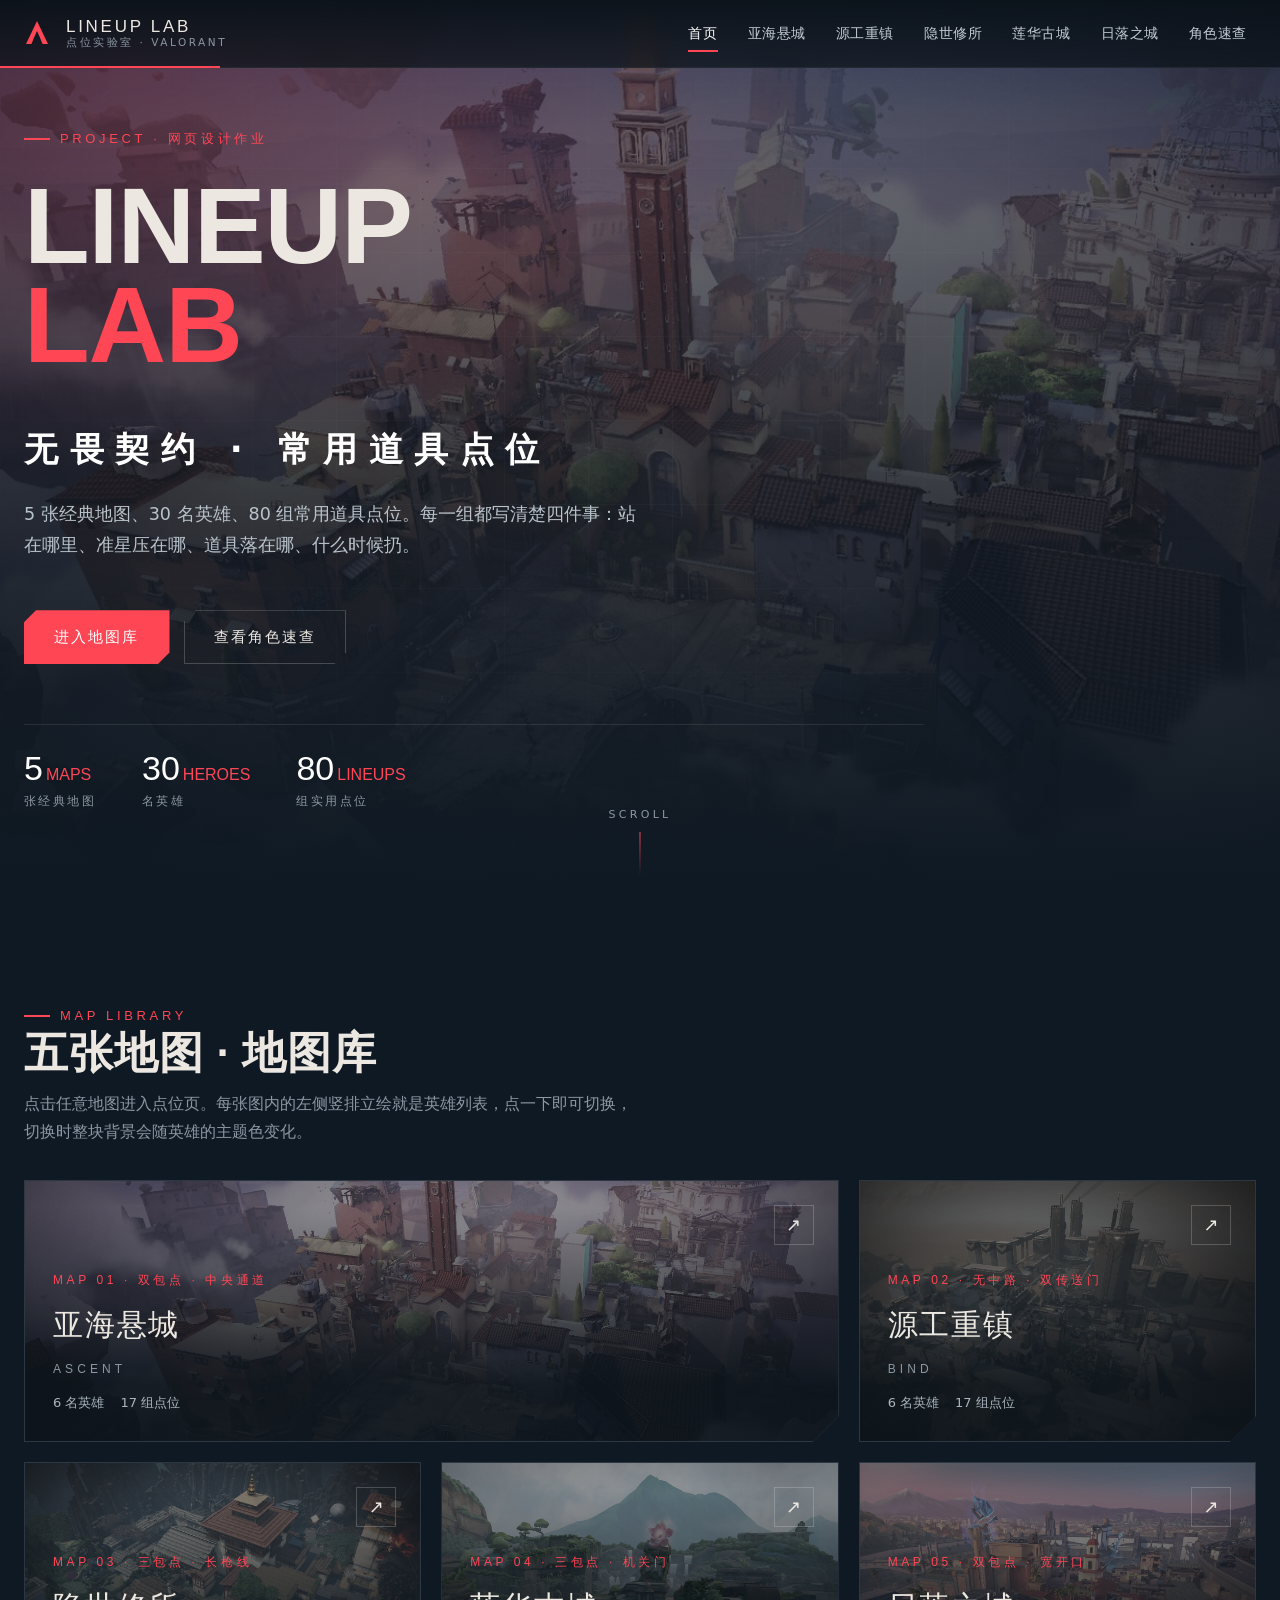
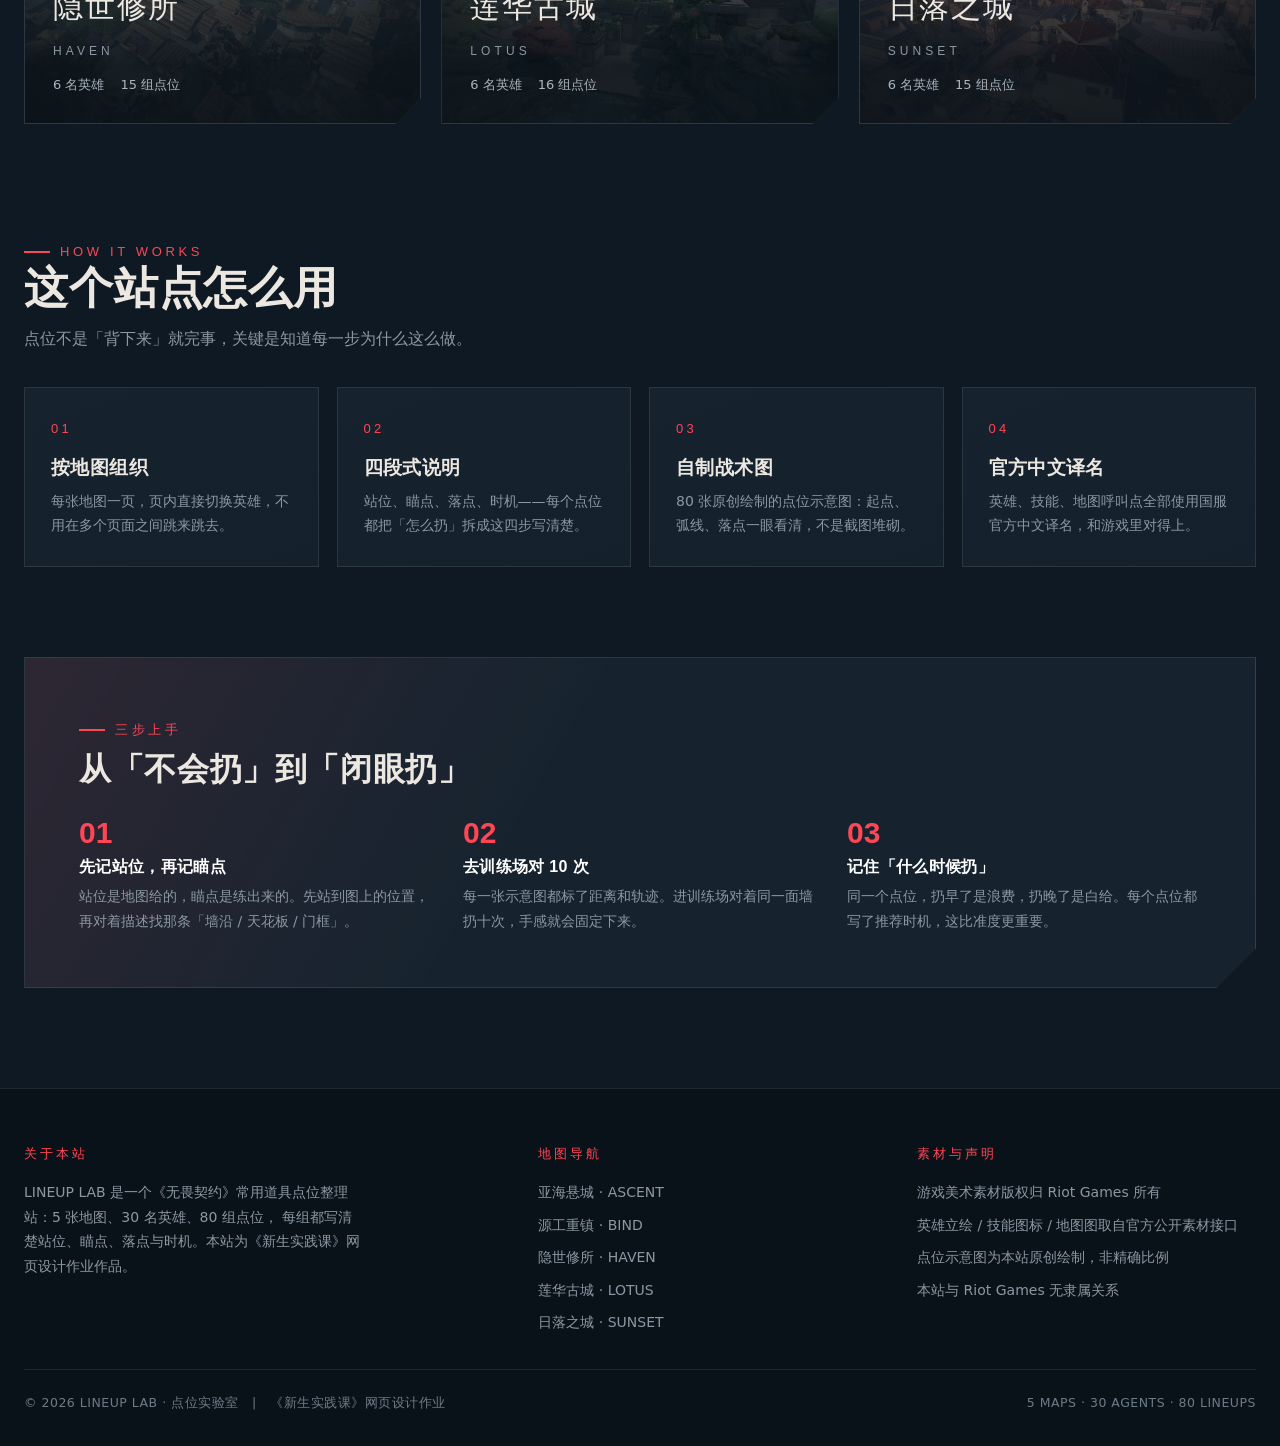
<file: index.html>
<!DOCTYPE html>
<html lang="zh-CN">
<head>
<meta charset="utf-8">
<meta name="viewport" content="width=device-width, initial-scale=1">
<meta name="description" content="无畏契约（VALORANT）5 张地图、30 名英雄、80 组常用道具点位整理。">
<meta name="author" content="《新生实践课》网页设计作业">
<meta name="keywords" content="无畏契约,VALORANT,道具点位,lineup,点位图,亚海悬城,源工重镇,隐世修所,莲华古城,日落之城">
<title>LINEUP LAB · 无畏契约常用道具点位</title>
<link rel="icon" href="data:image/svg+xml,%3Csvg xmlns='http://www.w3.org/2000/svg' viewBox='0 0 32 32'%3E%3Crect width='32' height='32' fill='%230F1923'/%3E%3Cpath d='M8 24 L16 6 L24 24 L20 24 L16 14 L12 24 Z' fill='%23FF4655'/%3E%3C/svg%3E">
<link rel="stylesheet" href="web/css/site.css">
<script>document.documentElement.className += " js";</script>
</head>
<body>
<a class="skip" href="#main">跳到主内容</a>
<header class="site-head">
  <div class="head-inner">
    <a class="brand" href="index.html">
      <svg class="brand__mark" viewBox="0 0 34 34" aria-hidden="true">
        <path d="M6 27 L17 4 L28 27 L22.6 27 L17 14 L11.4 27 Z" fill="#FF4655"/>
        <path d="M13.4 22.6 L17 15 L20.6 22.6 Z" fill="#0F1923"/>
      </svg>
      <span class="brand__text">
        <span class="brand__name">LINEUP LAB</span>
        <span class="brand__sub">点位实验室 · VALORANT</span>
      </span>
    </a>
    <button class="nav-toggle" type="button" aria-label="展开导航" aria-expanded="false"><span></span></button>
    <nav class="nav" aria-label="主导航">
        <a href="index.html">首页</a>
        <a href="web/ascent.html">亚海悬城</a>
        <a href="web/bind.html">源工重镇</a>
        <a href="web/haven.html">隐世修所</a>
        <a href="web/lotus.html">莲华古城</a>
        <a href="web/sunset.html">日落之城</a>
        <a href="web/agents.html">角色速查</a>
    </nav>
  </div>
</header>

<main id="main">
  <section class="hero">
    <div class="hero__bg"></div>
    <div class="hero__scrim"></div>
    <div class="hero__grid"></div>
    <div class="wrap">
      <div class="hero__inner">
        <span class="eyebrow">PROJECT · 网页设计作业</span>
        <h1 class="hero__title">LINEUP<em>LAB</em>
          <span class="hero__title-cn">无畏契约 · 常用道具点位</span>
        </h1>
        <p class="hero__desc">5 张经典地图、30 名英雄、80 组常用道具点位。每一组都写清楚四件事：站在哪里、准星压在哪、道具落在哪、什么时候扔。</p>
        <div class="hero__actions">
          <a class="btn" href="#maps">进入地图库</a>
          <a class="btn btn--ghost" href="web/agents.html">查看角色速查</a>
        </div>
        <div class="hero__stats">
          <div>
            <div class="stat__num">5<span>MAPS</span></div>
            <div class="stat__label">张经典地图</div>
          </div>
          <div>
            <div class="stat__num">30<span>HEROES</span></div>
            <div class="stat__label">名英雄</div>
          </div>
          <div>
            <div class="stat__num">80<span>LINEUPS</span></div>
            <div class="stat__label">组实用点位</div>
          </div>
        </div>
      </div>
    </div>
    <div class="scroll-hint">SCROLL</div>
  </section>

  <section class="maps-section" id="maps">
    <div class="wrap">
      <span class="eyebrow">MAP LIBRARY</span>
      <h2 class="section-title">五张地图 · 地图库</h2>
      <p class="section-lead">点击任意地图进入点位页。每张图内的左侧竖排立绘就是英雄列表，点一下即可切换，
        切换时整块背景会随英雄的主题色变化。</p>
      <div class="map-grid">
      <a class="map-card map-card--wide reveal" data-delay="0" href="web/ascent.html">
        <img class="map-card__img" src="image/maps/ascent_splash.jpg" alt="亚海悬城 地图" loading="lazy">
        <span class="map-card__scrim"></span>
        <span class="map-card__arrow">↗</span>
        <span class="map-card__body">
          <span class="map-card__idx">MAP 01 · 双包点 · 中央通道</span>
          <span class="map-card__name">亚海悬城</span>
          <span class="map-card__en">ASCENT</span>
          <span class="map-card__meta"><span>6 名英雄</span><span>17 组点位</span></span>
        </span>
      </a>
      <a class="map-card reveal" data-delay="1" href="web/bind.html">
        <img class="map-card__img" src="image/maps/bind_splash.jpg" alt="源工重镇 地图" loading="lazy">
        <span class="map-card__scrim"></span>
        <span class="map-card__arrow">↗</span>
        <span class="map-card__body">
          <span class="map-card__idx">MAP 02 · 无中路 · 双传送门</span>
          <span class="map-card__name">源工重镇</span>
          <span class="map-card__en">BIND</span>
          <span class="map-card__meta"><span>6 名英雄</span><span>17 组点位</span></span>
        </span>
      </a>
      <a class="map-card reveal" data-delay="2" href="web/haven.html">
        <img class="map-card__img" src="image/maps/haven_splash.jpg" alt="隐世修所 地图" loading="lazy">
        <span class="map-card__scrim"></span>
        <span class="map-card__arrow">↗</span>
        <span class="map-card__body">
          <span class="map-card__idx">MAP 03 · 三包点 · 长枪线</span>
          <span class="map-card__name">隐世修所</span>
          <span class="map-card__en">HAVEN</span>
          <span class="map-card__meta"><span>6 名英雄</span><span>15 组点位</span></span>
        </span>
      </a>
      <a class="map-card reveal" data-delay="3" href="web/lotus.html">
        <img class="map-card__img" src="image/maps/lotus_splash.jpg" alt="莲华古城 地图" loading="lazy">
        <span class="map-card__scrim"></span>
        <span class="map-card__arrow">↗</span>
        <span class="map-card__body">
          <span class="map-card__idx">MAP 04 · 三包点 · 机关门</span>
          <span class="map-card__name">莲华古城</span>
          <span class="map-card__en">LOTUS</span>
          <span class="map-card__meta"><span>6 名英雄</span><span>16 组点位</span></span>
        </span>
      </a>
      <a class="map-card reveal" data-delay="4" href="web/sunset.html">
        <img class="map-card__img" src="image/maps/sunset_splash.jpg" alt="日落之城 地图" loading="lazy">
        <span class="map-card__scrim"></span>
        <span class="map-card__arrow">↗</span>
        <span class="map-card__body">
          <span class="map-card__idx">MAP 05 · 双包点 · 宽开口</span>
          <span class="map-card__name">日落之城</span>
          <span class="map-card__en">SUNSET</span>
          <span class="map-card__meta"><span>6 名英雄</span><span>15 组点位</span></span>
        </span>
      </a>
      </div>
    </div>
  </section>

  <section class="feature-section">
    <div class="wrap">
      <span class="eyebrow">HOW IT WORKS</span>
      <h2 class="section-title">这个站点怎么用</h2>
      <p class="section-lead">点位不是「背下来」就完事，关键是知道每一步为什么这么做。</p>
      <div class="feature-grid">
      <div class="feature reveal" data-delay="0">
        <div class="feature__num">01</div>
        <h3>按地图组织</h3>
        <p>每张地图一页，页内直接切换英雄，不用在多个页面之间跳来跳去。</p>
      </div>      <div class="feature reveal" data-delay="1">
        <div class="feature__num">02</div>
        <h3>四段式说明</h3>
        <p>站位、瞄点、落点、时机——每个点位都把「怎么扔」拆成这四步写清楚。</p>
      </div>      <div class="feature reveal" data-delay="2">
        <div class="feature__num">03</div>
        <h3>自制战术图</h3>
        <p>80 张原创绘制的点位示意图：起点、弧线、落点一眼看清，不是截图堆砌。</p>
      </div>      <div class="feature reveal" data-delay="3">
        <div class="feature__num">04</div>
        <h3>官方中文译名</h3>
        <p>英雄、技能、地图呼叫点全部使用国服官方中文译名，和游戏里对得上。</p>
      </div>
      </div>

      <div class="howto reveal">
        <span class="eyebrow">三步上手</span>
        <h2 class="section-title" style="font-size:clamp(22px,2.6vw,32px);margin-top:10px;">从「不会扔」到「闭眼扔」</h2>
        <div class="howto__grid">
          <div class="howto__step">
            <b>01</b>
            <h4>先记站位，再记瞄点</h4>
            <p>站位是地图给的，瞄点是练出来的。先站到图上的位置，再对着描述找那条「墙沿 / 天花板 / 门框」。</p>
          </div>
          <div class="howto__step">
            <b>02</b>
            <h4>去训练场对 10 次</h4>
            <p>每一张示意图都标了距离和轨迹。进训练场对着同一面墙扔十次，手感就会固定下来。</p>
          </div>
          <div class="howto__step">
            <b>03</b>
            <h4>记住「什么时候扔」</h4>
            <p>同一个点位，扔早了是浪费，扔晚了是白给。每个点位都写了推荐时机，这比准度更重要。</p>
          </div>
        </div>
      </div>
    </div>
  </section>
</main>
<footer class="site-foot">
  <div class="wrap">
    <div class="foot-grid">
      <div>
        <div class="foot-title">关于本站</div>
        <p style="color:var(--muted);font-size:14px;max-width:38ch;margin:0;">
          LINEUP LAB 是一个《无畏契约》常用道具点位整理站：5 张地图、30 名英雄、80 组点位，
          每组都写清楚站位、瞄点、落点与时机。本站为《新生实践课》网页设计作业作品。
        </p>
      </div>
      <div>
        <div class="foot-title">地图导航</div>
        <ul class="foot-list">
        <li><a href="web/ascent.html">亚海悬城 · ASCENT</a></li>
        <li><a href="web/bind.html">源工重镇 · BIND</a></li>
        <li><a href="web/haven.html">隐世修所 · HAVEN</a></li>
        <li><a href="web/lotus.html">莲华古城 · LOTUS</a></li>
        <li><a href="web/sunset.html">日落之城 · SUNSET</a></li>
        </ul>
      </div>
      <div>
        <div class="foot-title">素材与声明</div>
        <ul class="foot-list">
          <li>游戏美术素材版权归 Riot Games 所有</li>
          <li>英雄立绘 / 技能图标 / 地图图取自官方公开素材接口</li>
          <li>点位示意图为本站原创绘制，非精确比例</li>
          <li>本站与 Riot Games 无隶属关系</li>
        </ul>
      </div>
    </div>
    <div class="foot-bottom">
      <span>© 2026 LINEUP LAB · 点位实验室　|　《新生实践课》网页设计作业</span>
      <span>5 MAPS · 30 AGENTS · 80 LINEUPS</span>
    </div>
  </div>
</footer>
<button class="to-top" type="button" aria-label="回到顶部">↑</button>
<script src="web/js/site.js"></script>
</body>
</html>
</file>
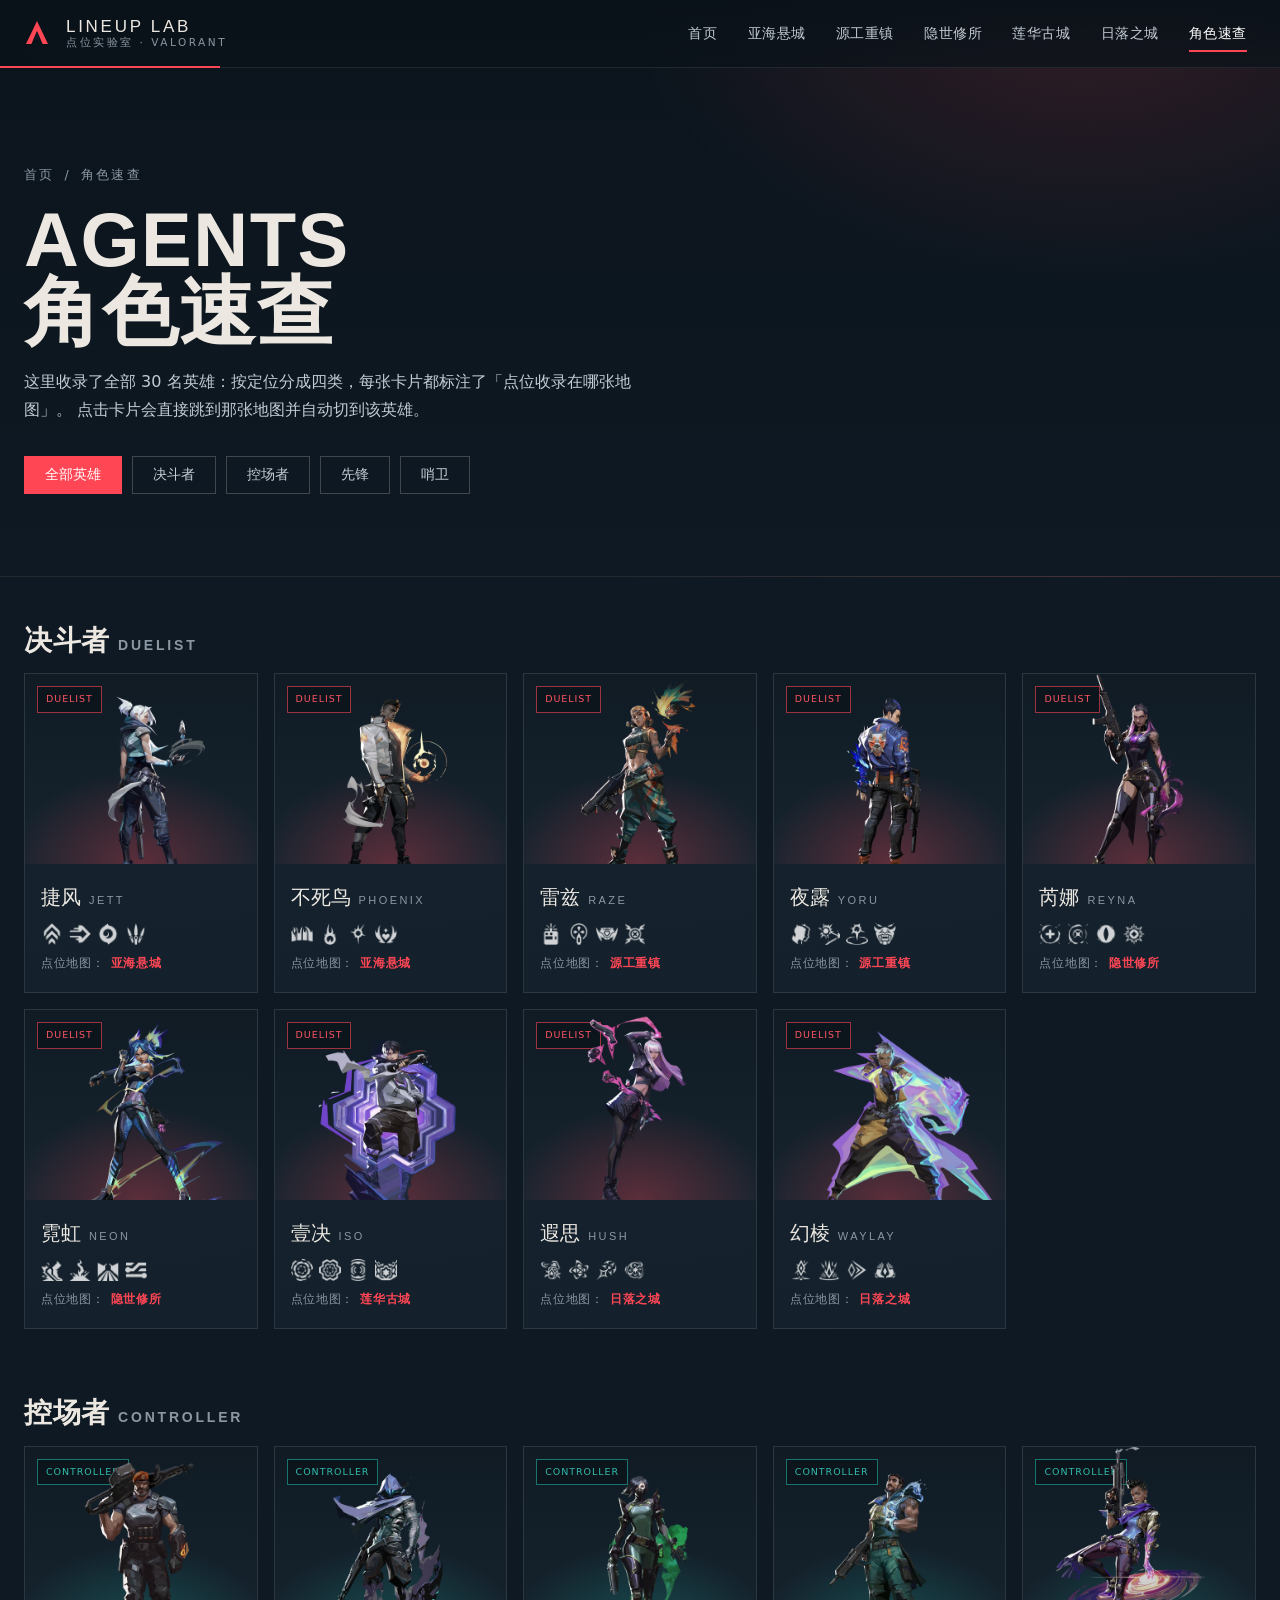
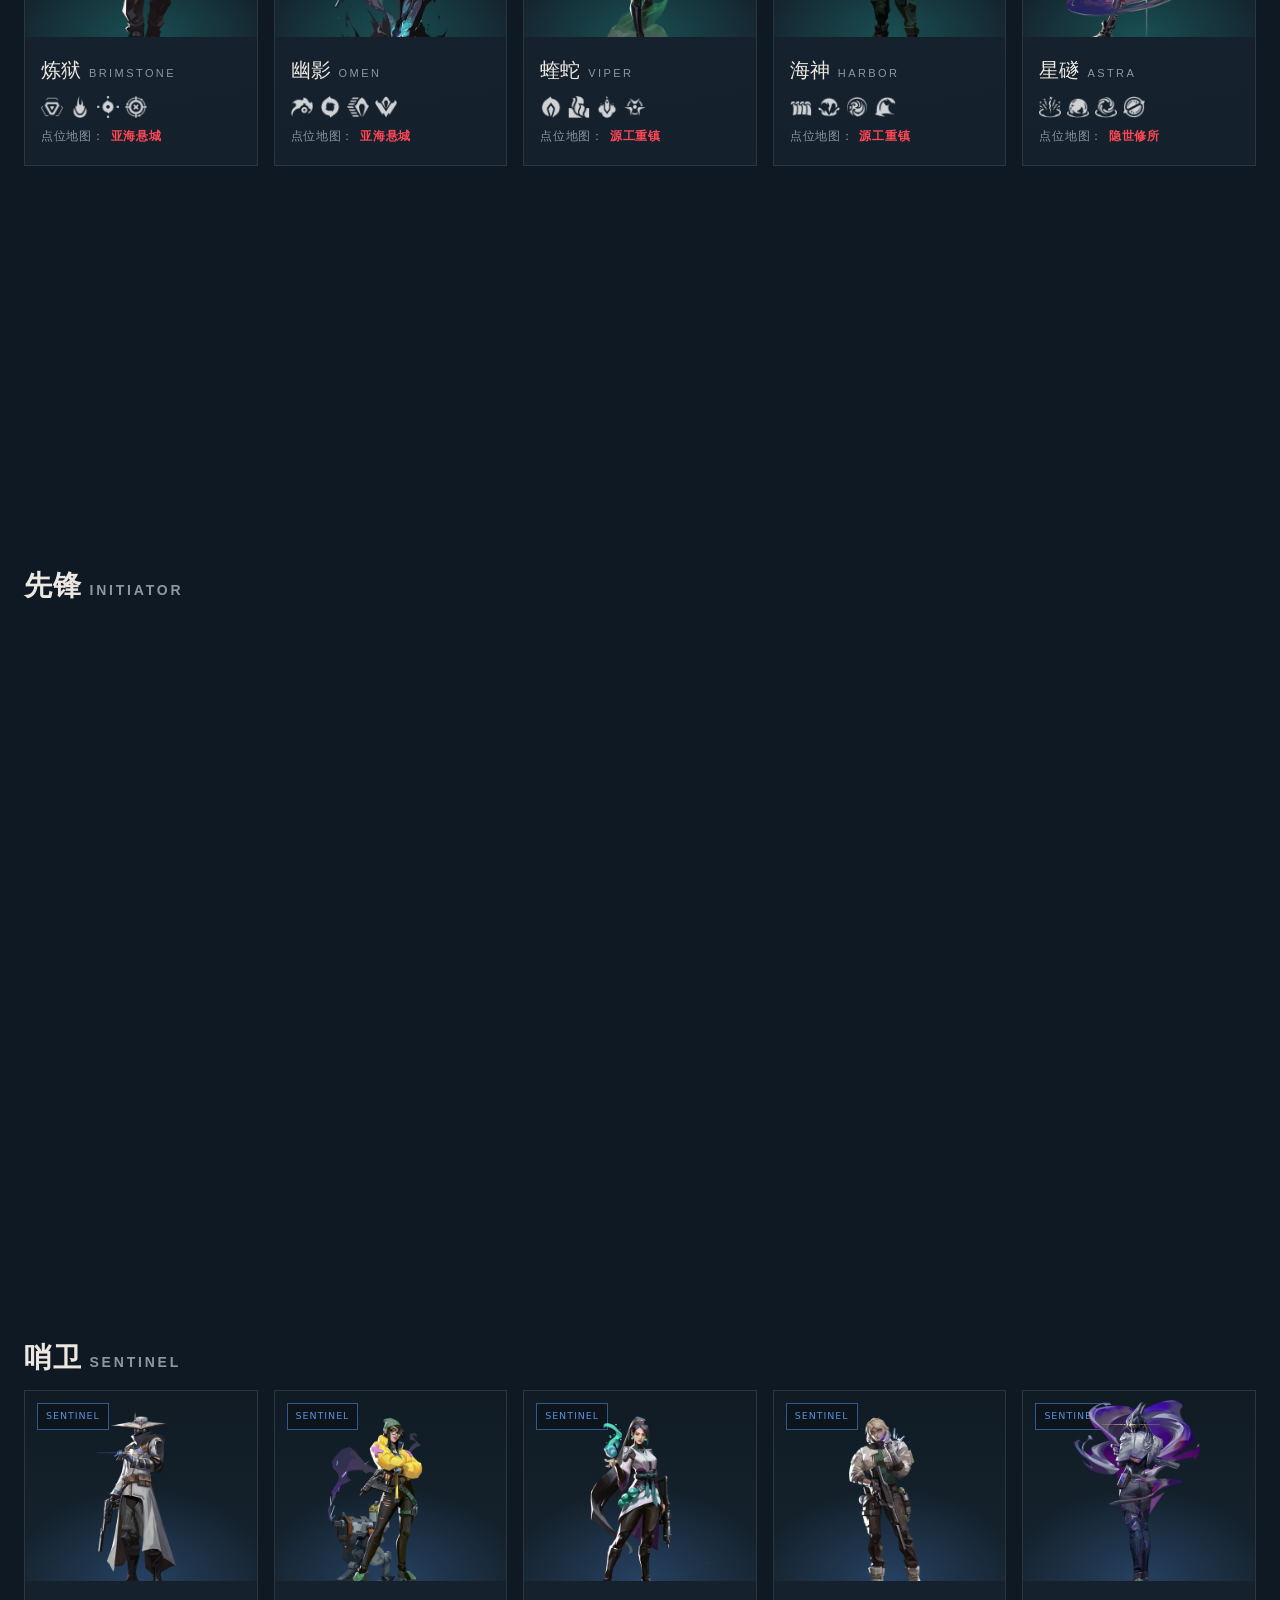
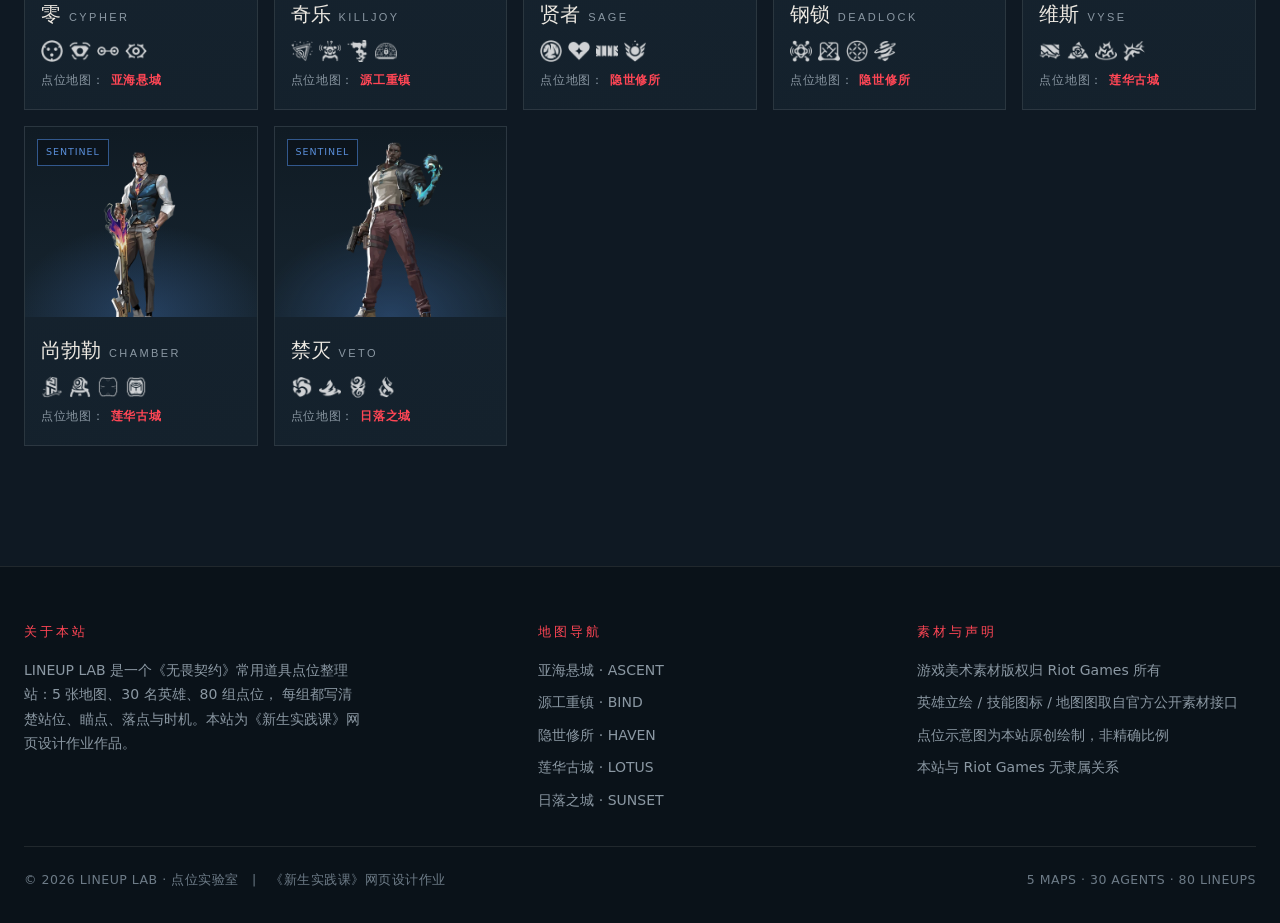
<file: web/agents.html>
<!DOCTYPE html>
<html lang="zh-CN">
<head>
<meta charset="utf-8">
<meta name="viewport" content="width=device-width, initial-scale=1">
<meta name="description" content="无畏契约 30 名英雄的道具速查：定位、技能一览，以及各自在本站收录的点位地图。">
<meta name="author" content="《新生实践课》网页设计作业">
<meta name="keywords" content="无畏契约,VALORANT,道具点位,lineup,点位图,亚海悬城,源工重镇,隐世修所,莲华古城,日落之城">
<title>角色 / 道具速查 · LINEUP LAB</title>
<link rel="icon" href="data:image/svg+xml,%3Csvg xmlns='http://www.w3.org/2000/svg' viewBox='0 0 32 32'%3E%3Crect width='32' height='32' fill='%230F1923'/%3E%3Cpath d='M8 24 L16 6 L24 24 L20 24 L16 14 L12 24 Z' fill='%23FF4655'/%3E%3C/svg%3E">
<link rel="stylesheet" href="../web/css/site.css">
<script>document.documentElement.className += " js";</script>
</head>
<body>
<a class="skip" href="#main">跳到主内容</a>
<header class="site-head">
  <div class="head-inner">
    <a class="brand" href="../index.html">
      <svg class="brand__mark" viewBox="0 0 34 34" aria-hidden="true">
        <path d="M6 27 L17 4 L28 27 L22.6 27 L17 14 L11.4 27 Z" fill="#FF4655"/>
        <path d="M13.4 22.6 L17 15 L20.6 22.6 Z" fill="#0F1923"/>
      </svg>
      <span class="brand__text">
        <span class="brand__name">LINEUP LAB</span>
        <span class="brand__sub">点位实验室 · VALORANT</span>
      </span>
    </a>
    <button class="nav-toggle" type="button" aria-label="展开导航" aria-expanded="false"><span></span></button>
    <nav class="nav" aria-label="主导航">
        <a href="../index.html">首页</a>
        <a href="../web/ascent.html">亚海悬城</a>
        <a href="../web/bind.html">源工重镇</a>
        <a href="../web/haven.html">隐世修所</a>
        <a href="../web/lotus.html">莲华古城</a>
        <a href="../web/sunset.html">日落之城</a>
        <a href="../web/agents.html">角色速查</a>
    </nav>
  </div>
</header>

<main id="main">
  <section class="page-hero">
    <div class="wrap">
      <nav class="crumb" aria-label="面包屑">
        <a href="../index.html">首页</a><span>/</span><span>角色速查</span>
      </nav>
      <h1 class="page-hero__title">AGENTS<br>角色速查</h1>
      <p class="map-hero__desc">这里收录了全部 30 名英雄：按定位分成四类，每张卡片都标注了「点位收录在哪张地图」。
        点击卡片会直接跳到那张地图并自动切到该英雄。</p>
      <div class="filters"><button class="filter-btn is-on" type="button" data-role="all">全部英雄</button><button class="filter-btn" type="button" data-role="决斗者">决斗者</button><button class="filter-btn" type="button" data-role="控场者">控场者</button><button class="filter-btn" type="button" data-role="先锋">先锋</button><button class="filter-btn" type="button" data-role="哨卫">哨卫</button></div>
    </div>
  </section>

  <section style="padding-top:10px;">
    <div class="wrap">
    <div class="role-block" data-role="决斗者">
      <h2 class="section-title" style="font-size:clamp(20px,2.4vw,28px);margin:38px 0 16px;">
        决斗者 <span style="color:var(--muted);font-size:14px;letter-spacing:.2em;">DUELIST</span>
      </h2>
      <div class="agent-grid">
      <article class="agent-card reveal" data-role="决斗者" style="--rcolor:#FF4655">
        <a class="agent-card__link" href="ascent.html#jett"
           aria-label="查看 捷风 在亚海悬城的点位"></a>
        <div class="agent-card__art">
          <span class="agent-card__role">DUELIST</span>
          <img src="../image/agents/jett_bust.webp" alt="捷风" loading="lazy">
        </div>
        <div class="agent-card__body">
          <div class="agent-card__name">捷风<em>JETT</em></div>
          <div class="agent-card__abilities"><img src="../image/abilities/jett_ability1.png" alt="凌空" title="凌空"><img src="../image/abilities/jett_ability2.png" alt="逐风" title="逐风"><img src="../image/abilities/jett_grenade.png" alt="瞬云" title="瞬云"><img src="../image/abilities/jett_ultimate.png" alt="飓刃" title="飓刃"></div>
          <div class="agent-card__map">点位地图：<b>亚海悬城</b></div>
        </div>
      </article>
      <article class="agent-card reveal" data-role="决斗者" style="--rcolor:#FF4655">
        <a class="agent-card__link" href="ascent.html#phoenix"
           aria-label="查看 不死鸟 在亚海悬城的点位"></a>
        <div class="agent-card__art">
          <span class="agent-card__role">DUELIST</span>
          <img src="../image/agents/phoenix_bust.webp" alt="不死鸟" loading="lazy">
        </div>
        <div class="agent-card__body">
          <div class="agent-card__name">不死鸟<em>PHOENIX</em></div>
          <div class="agent-card__abilities"><img src="../image/abilities/phoenix_grenade.png" alt="火冒三丈" title="火冒三丈"><img src="../image/abilities/phoenix_ability1.png" alt="火热手感" title="火热手感"><img src="../image/abilities/phoenix_ability2.png" alt="闪光曲球" title="闪光曲球"><img src="../image/abilities/phoenix_ultimate.png" alt="再火一回" title="再火一回"></div>
          <div class="agent-card__map">点位地图：<b>亚海悬城</b></div>
        </div>
      </article>
      <article class="agent-card reveal" data-role="决斗者" style="--rcolor:#FF4655">
        <a class="agent-card__link" href="bind.html#raze"
           aria-label="查看 雷兹 在源工重镇的点位"></a>
        <div class="agent-card__art">
          <span class="agent-card__role">DUELIST</span>
          <img src="../image/agents/raze_bust.webp" alt="雷兹" loading="lazy">
        </div>
        <div class="agent-card__body">
          <div class="agent-card__name">雷兹<em>RAZE</em></div>
          <div class="agent-card__abilities"><img src="../image/abilities/raze_ability1.png" alt="惊喜翻腾" title="惊喜翻腾"><img src="../image/abilities/raze_ability2.png" alt="彩雷飞溅" title="彩雷飞溅"><img src="../image/abilities/raze_grenade.png" alt="花车巡游" title="花车巡游"><img src="../image/abilities/raze_ultimate.png" alt="晚安焰火" title="晚安焰火"></div>
          <div class="agent-card__map">点位地图：<b>源工重镇</b></div>
        </div>
      </article>
      <article class="agent-card reveal" data-role="决斗者" style="--rcolor:#FF4655">
        <a class="agent-card__link" href="bind.html#yoru"
           aria-label="查看 夜露 在源工重镇的点位"></a>
        <div class="agent-card__art">
          <span class="agent-card__role">DUELIST</span>
          <img src="../image/agents/yoru_bust.webp" alt="夜露" loading="lazy">
        </div>
        <div class="agent-card__body">
          <div class="agent-card__name">夜露<em>YORU</em></div>
          <div class="agent-card__abilities"><img src="../image/abilities/yoru_grenade.png" alt="出其不意" title="出其不意"><img src="../image/abilities/yoru_ability1.png" alt="攻其不备" title="攻其不备"><img src="../image/abilities/yoru_ability2.png" alt="不请自来" title="不请自来"><img src="../image/abilities/yoru_ultimate.png" alt="神鬼不觉" title="神鬼不觉"></div>
          <div class="agent-card__map">点位地图：<b>源工重镇</b></div>
        </div>
      </article>
      <article class="agent-card reveal" data-role="决斗者" style="--rcolor:#FF4655">
        <a class="agent-card__link" href="haven.html#reyna"
           aria-label="查看 芮娜 在隐世修所的点位"></a>
        <div class="agent-card__art">
          <span class="agent-card__role">DUELIST</span>
          <img src="../image/agents/reyna_bust.webp" alt="芮娜" loading="lazy">
        </div>
        <div class="agent-card__body">
          <div class="agent-card__name">芮娜<em>REYNA</em></div>
          <div class="agent-card__abilities"><img src="../image/abilities/reyna_ability1.png" alt="噬尽" title="噬尽"><img src="../image/abilities/reyna_ability2.png" alt="逐散" title="逐散"><img src="../image/abilities/reyna_grenade.png" alt="睥睨" title="睥睨"><img src="../image/abilities/reyna_ultimate.png" alt="女皇旨令" title="女皇旨令"></div>
          <div class="agent-card__map">点位地图：<b>隐世修所</b></div>
        </div>
      </article>
      <article class="agent-card reveal" data-role="决斗者" style="--rcolor:#FF4655">
        <a class="agent-card__link" href="haven.html#neon"
           aria-label="查看 霓虹 在隐世修所的点位"></a>
        <div class="agent-card__art">
          <span class="agent-card__role">DUELIST</span>
          <img src="../image/agents/neon_bust.webp" alt="霓虹" loading="lazy">
        </div>
        <div class="agent-card__body">
          <div class="agent-card__name">霓虹<em>NEON</em></div>
          <div class="agent-card__abilities"><img src="../image/abilities/neon_ability2.png" alt="充能疾驰" title="充能疾驰"><img src="../image/abilities/neon_ability1.png" alt="闪电弹球" title="闪电弹球"><img src="../image/abilities/neon_grenade.png" alt="高速通道" title="高速通道"><img src="../image/abilities/neon_ultimate.png" alt="超限暴走" title="超限暴走"></div>
          <div class="agent-card__map">点位地图：<b>隐世修所</b></div>
        </div>
      </article>
      <article class="agent-card reveal" data-role="决斗者" style="--rcolor:#FF4655">
        <a class="agent-card__link" href="lotus.html#iso"
           aria-label="查看 壹决 在莲华古城的点位"></a>
        <div class="agent-card__art">
          <span class="agent-card__role">DUELIST</span>
          <img src="../image/agents/iso_bust.webp" alt="壹决" loading="lazy">
        </div>
        <div class="agent-card__body">
          <div class="agent-card__name">壹决<em>ISO</em></div>
          <div class="agent-card__abilities"><img src="../image/abilities/iso_ability1.png" alt="稳态剥离" title="稳态剥离"><img src="../image/abilities/iso_ultimate.png" alt="决斗通牒" title="决斗通牒"><img src="../image/abilities/iso_ability2.png" alt="战斗心流" title="战斗心流"><img src="../image/abilities/iso_grenade.png" alt="绝对屏障" title="绝对屏障"></div>
          <div class="agent-card__map">点位地图：<b>莲华古城</b></div>
        </div>
      </article>
      <article class="agent-card reveal" data-role="决斗者" style="--rcolor:#FF4655">
        <a class="agent-card__link" href="sunset.html#hush"
           aria-label="查看 遐思 在日落之城的点位"></a>
        <div class="agent-card__art">
          <span class="agent-card__role">DUELIST</span>
          <img src="../image/agents/hush_bust.webp" alt="遐思" loading="lazy">
        </div>
        <div class="agent-card__body">
          <div class="agent-card__name">遐思<em>HUSH</em></div>
          <div class="agent-card__abilities"><img src="../image/abilities/hush_ability1.png" alt="灵光一念" title="灵光一念"><img src="../image/abilities/hush_ability2.png" alt="念落星移" title="念落星移"><img src="../image/abilities/hush_grenade.png" alt="身随念动" title="身随念动"><img src="../image/abilities/hush_ultimate.png" alt="万念皆空" title="万念皆空"></div>
          <div class="agent-card__map">点位地图：<b>日落之城</b></div>
        </div>
      </article>
      <article class="agent-card reveal" data-role="决斗者" style="--rcolor:#FF4655">
        <a class="agent-card__link" href="sunset.html#waylay"
           aria-label="查看 幻棱 在日落之城的点位"></a>
        <div class="agent-card__art">
          <span class="agent-card__role">DUELIST</span>
          <img src="../image/agents/waylay_bust.webp" alt="幻棱" loading="lazy">
        </div>
        <div class="agent-card__body">
          <div class="agent-card__name">幻棱<em>WAYLAY</em></div>
          <div class="agent-card__abilities"><img src="../image/abilities/waylay_ability2.png" alt="溯流回光" title="溯流回光"><img src="../image/abilities/waylay_grenade.png" alt="光棱闪爆" title="光棱闪爆"><img src="../image/abilities/waylay_ability1.png" alt="光速飞跃" title="光速飞跃"><img src="../image/abilities/waylay_ultimate.png" alt="时光修罗场" title="时光修罗场"></div>
          <div class="agent-card__map">点位地图：<b>日落之城</b></div>
        </div>
      </article>
      </div>
    </div>
    <div class="role-block" data-role="控场者">
      <h2 class="section-title" style="font-size:clamp(20px,2.4vw,28px);margin:38px 0 16px;">
        控场者 <span style="color:var(--muted);font-size:14px;letter-spacing:.2em;">CONTROLLER</span>
      </h2>
      <div class="agent-grid">
      <article class="agent-card reveal" data-role="控场者" style="--rcolor:#1FB6A6">
        <a class="agent-card__link" href="ascent.html#brimstone"
           aria-label="查看 炼狱 在亚海悬城的点位"></a>
        <div class="agent-card__art">
          <span class="agent-card__role">CONTROLLER</span>
          <img src="../image/agents/brimstone_bust.webp" alt="炼狱" loading="lazy">
        </div>
        <div class="agent-card__body">
          <div class="agent-card__name">炼狱<em>BRIMSTONE</em></div>
          <div class="agent-card__abilities"><img src="../image/abilities/brimstone_grenade.png" alt="振奋信标" title="振奋信标"><img src="../image/abilities/brimstone_ability1.png" alt="燃烧榴弹" title="燃烧榴弹"><img src="../image/abilities/brimstone_ability2.png" alt="空投烟幕" title="空投烟幕"><img src="../image/abilities/brimstone_ultimate.png" alt="天基光束" title="天基光束"></div>
          <div class="agent-card__map">点位地图：<b>亚海悬城</b></div>
        </div>
      </article>
      <article class="agent-card reveal" data-role="控场者" style="--rcolor:#1FB6A6">
        <a class="agent-card__link" href="ascent.html#omen"
           aria-label="查看 幽影 在亚海悬城的点位"></a>
        <div class="agent-card__art">
          <span class="agent-card__role">CONTROLLER</span>
          <img src="../image/agents/omen_bust.webp" alt="幽影" loading="lazy">
        </div>
        <div class="agent-card__body">
          <div class="agent-card__name">幽影<em>OMEN</em></div>
          <div class="agent-card__abilities"><img src="../image/abilities/omen_ability1.png" alt="暗魇" title="暗魇"><img src="../image/abilities/omen_ability2.png" alt="黑瘴" title="黑瘴"><img src="../image/abilities/omen_grenade.png" alt="践影" title="践影"><img src="../image/abilities/omen_ultimate.png" alt="离魂" title="离魂"></div>
          <div class="agent-card__map">点位地图：<b>亚海悬城</b></div>
        </div>
      </article>
      <article class="agent-card reveal" data-role="控场者" style="--rcolor:#1FB6A6">
        <a class="agent-card__link" href="bind.html#viper"
           aria-label="查看 蝰蛇 在源工重镇的点位"></a>
        <div class="agent-card__art">
          <span class="agent-card__role">CONTROLLER</span>
          <img src="../image/agents/viper_bust.webp" alt="蝰蛇" loading="lazy">
        </div>
        <div class="agent-card__body">
          <div class="agent-card__name">蝰蛇<em>VIPER</em></div>
          <div class="agent-card__abilities"><img src="../image/abilities/viper_ability1.png" alt="瘴云" title="瘴云"><img src="../image/abilities/viper_ability2.png" alt="毒幕" title="毒幕"><img src="../image/abilities/viper_grenade.png" alt="蛇吻" title="蛇吻"><img src="../image/abilities/viper_ultimate.png" alt="蝰腹" title="蝰腹"></div>
          <div class="agent-card__map">点位地图：<b>源工重镇</b></div>
        </div>
      </article>
      <article class="agent-card reveal" data-role="控场者" style="--rcolor:#1FB6A6">
        <a class="agent-card__link" href="bind.html#harbor"
           aria-label="查看 海神 在源工重镇的点位"></a>
        <div class="agent-card__art">
          <span class="agent-card__role">CONTROLLER</span>
          <img src="../image/agents/harbor_bust.webp" alt="海神" loading="lazy">
        </div>
        <div class="agent-card__body">
          <div class="agent-card__name">海神<em>HARBOR</em></div>
          <div class="agent-card__abilities"><img src="../image/abilities/harbor_ability1.png" alt="狂潮" title="狂潮"><img src="../image/abilities/harbor_grenade.png" alt="乱涌" title="乱涌"><img src="../image/abilities/harbor_ability2.png" alt="海盾" title="海盾"><img src="../image/abilities/harbor_ultimate.png" alt="怒涛" title="怒涛"></div>
          <div class="agent-card__map">点位地图：<b>源工重镇</b></div>
        </div>
      </article>
      <article class="agent-card reveal" data-role="控场者" style="--rcolor:#1FB6A6">
        <a class="agent-card__link" href="haven.html#astra"
           aria-label="查看 星礈 在隐世修所的点位"></a>
        <div class="agent-card__art">
          <span class="agent-card__role">CONTROLLER</span>
          <img src="../image/agents/astra_bust.webp" alt="星礈" loading="lazy">
        </div>
        <div class="agent-card__body">
          <div class="agent-card__name">星礈<em>ASTRA</em></div>
          <div class="agent-card__abilities"><img src="../image/abilities/astra_ability1.png" alt="新星脉冲" title="新星脉冲"><img src="../image/abilities/astra_ability2.png" alt="星云" title="星云"><img src="../image/abilities/astra_grenade.png" alt="重力之阱" title="重力之阱"><img src="../image/abilities/astra_ultimate.png" alt="宇宙分裂" title="宇宙分裂"></div>
          <div class="agent-card__map">点位地图：<b>隐世修所</b></div>
        </div>
      </article>
      <article class="agent-card reveal" data-role="控场者" style="--rcolor:#1FB6A6">
        <a class="agent-card__link" href="lotus.html#clove"
           aria-label="查看 暮蝶 在莲华古城的点位"></a>
        <div class="agent-card__art">
          <span class="agent-card__role">CONTROLLER</span>
          <img src="../image/agents/clove_bust.webp" alt="暮蝶" loading="lazy">
        </div>
        <div class="agent-card__body">
          <div class="agent-card__name">暮蝶<em>CLOVE</em></div>
          <div class="agent-card__abilities"><img src="../image/abilities/clove_grenade.png" alt="虹吸" title="虹吸"><img src="../image/abilities/clove_ability2.png" alt="霞染" title="霞染"><img src="../image/abilities/clove_ultimate.png" alt="化蝶" title="化蝶"><img src="../image/abilities/clove_ability1.png" alt="整蛊" title="整蛊"></div>
          <div class="agent-card__map">点位地图：<b>莲华古城</b></div>
        </div>
      </article>
      <article class="agent-card reveal" data-role="控场者" style="--rcolor:#1FB6A6">
        <a class="agent-card__link" href="sunset.html#miks"
           aria-label="查看 迷核 在日落之城的点位"></a>
        <div class="agent-card__art">
          <span class="agent-card__role">CONTROLLER</span>
          <img src="../image/agents/miks_bust.webp" alt="迷核" loading="lazy">
        </div>
        <div class="agent-card__body">
          <div class="agent-card__name">迷核<em>MIKS</em></div>
          <div class="agent-card__abilities"><img src="../image/abilities/miks_grenade.png" alt="电音脉冲" title="电音脉冲"><img src="../image/abilities/miks_ability2.png" alt="声波帷幕" title="声波帷幕"><img src="../image/abilities/miks_ability1.png" alt="共振谐律" title="共振谐律"><img src="../image/abilities/miks_ultimate.png" alt="音脉强袭" title="音脉强袭"></div>
          <div class="agent-card__map">点位地图：<b>日落之城</b></div>
        </div>
      </article>
      </div>
    </div>
    <div class="role-block" data-role="先锋">
      <h2 class="section-title" style="font-size:clamp(20px,2.4vw,28px);margin:38px 0 16px;">
        先锋 <span style="color:var(--muted);font-size:14px;letter-spacing:.2em;">INITIATOR</span>
      </h2>
      <div class="agent-grid">
      <article class="agent-card reveal" data-role="先锋" style="--rcolor:#E8A33D">
        <a class="agent-card__link" href="ascent.html#sova"
           aria-label="查看 猎枭 在亚海悬城的点位"></a>
        <div class="agent-card__art">
          <span class="agent-card__role">INITIATOR</span>
          <img src="../image/agents/sova_bust.webp" alt="猎枭" loading="lazy">
        </div>
        <div class="agent-card__body">
          <div class="agent-card__name">猎枭<em>SOVA</em></div>
          <div class="agent-card__abilities"><img src="../image/abilities/sova_ability1.png" alt="雷击箭" title="雷击箭"><img src="../image/abilities/sova_ability2.png" alt="寻敌箭" title="寻敌箭"><img src="../image/abilities/sova_grenade.png" alt="枭型无人机" title="枭型无人机"><img src="../image/abilities/sova_ultimate.png" alt="狂猎之怒" title="狂猎之怒"></div>
          <div class="agent-card__map">点位地图：<b>亚海悬城</b></div>
        </div>
      </article>
      <article class="agent-card reveal" data-role="先锋" style="--rcolor:#E8A33D">
        <a class="agent-card__link" href="bind.html#skye"
           aria-label="查看 斯凯 在源工重镇的点位"></a>
        <div class="agent-card__art">
          <span class="agent-card__role">INITIATOR</span>
          <img src="../image/agents/skye_bust.webp" alt="斯凯" loading="lazy">
        </div>
        <div class="agent-card__body">
          <div class="agent-card__name">斯凯<em>SKYE</em></div>
          <div class="agent-card__abilities"><img src="../image/abilities/skye_ability1.png" alt="辟林之虎" title="辟林之虎"><img src="../image/abilities/skye_ability2.png" alt="引路之隼" title="引路之隼"><img src="../image/abilities/skye_grenade.png" alt="愈生之息" title="愈生之息"><img src="../image/abilities/skye_ultimate.png" alt="追猎之灵" title="追猎之灵"></div>
          <div class="agent-card__map">点位地图：<b>源工重镇</b></div>
        </div>
      </article>
      <article class="agent-card reveal" data-role="先锋" style="--rcolor:#E8A33D">
        <a class="agent-card__link" href="haven.html#breach"
           aria-label="查看 铁臂 在隐世修所的点位"></a>
        <div class="agent-card__art">
          <span class="agent-card__role">INITIATOR</span>
          <img src="../image/agents/breach_bust.webp" alt="铁臂" loading="lazy">
        </div>
        <div class="agent-card__body">
          <div class="agent-card__name">铁臂<em>BREACH</em></div>
          <div class="agent-card__abilities"><img src="../image/abilities/breach_ability1.png" alt="闪点爆破" title="闪点爆破"><img src="../image/abilities/breach_ability2.png" alt="山崩地陷" title="山崩地陷"><img src="../image/abilities/breach_grenade.png" alt="剧震余波" title="剧震余波"><img src="../image/abilities/breach_ultimate.png" alt="惊雷卷地" title="惊雷卷地"></div>
          <div class="agent-card__map">点位地图：<b>隐世修所</b></div>
        </div>
      </article>
      <article class="agent-card reveal" data-role="先锋" style="--rcolor:#E8A33D">
        <a class="agent-card__link" href="lotus.html#tejo"
           aria-label="查看 钛狐 在莲华古城的点位"></a>
        <div class="agent-card__art">
          <span class="agent-card__role">INITIATOR</span>
          <img src="../image/agents/tejo_bust.webp" alt="钛狐" loading="lazy">
        </div>
        <div class="agent-card__body">
          <div class="agent-card__name">钛狐<em>TEJO</em></div>
          <div class="agent-card__abilities"><img src="../image/abilities/tejo_ability2.png" alt="精准投放" title="精准投放"><img src="../image/abilities/tejo_ability1.png" alt="特快专递" title="特快专递"><img src="../image/abilities/tejo_ultimate.png" alt="末日审判" title="末日审判"><img src="../image/abilities/tejo_grenade.png" alt="潜袭爬虫" title="潜袭爬虫"></div>
          <div class="agent-card__map">点位地图：<b>莲华古城</b></div>
        </div>
      </article>
      <article class="agent-card reveal" data-role="先锋" style="--rcolor:#E8A33D">
        <a class="agent-card__link" href="lotus.html#fade"
           aria-label="查看 黑梦 在莲华古城的点位"></a>
        <div class="agent-card__art">
          <span class="agent-card__role">INITIATOR</span>
          <img src="../image/agents/fade_bust.webp" alt="黑梦" loading="lazy">
        </div>
        <div class="agent-card__body">
          <div class="agent-card__name">黑梦<em>FADE</em></div>
          <div class="agent-card__abilities"><img src="../image/abilities/fade_ability1.png" alt="幽爪" title="幽爪"><img src="../image/abilities/fade_ability2.png" alt="诡眼" title="诡眼"><img src="../image/abilities/fade_grenade.png" alt="黯兽" title="黯兽"><img src="../image/abilities/fade_ultimate.png" alt="夜临" title="夜临"></div>
          <div class="agent-card__map">点位地图：<b>莲华古城</b></div>
        </div>
      </article>
      <article class="agent-card reveal" data-role="先锋" style="--rcolor:#E8A33D">
        <a class="agent-card__link" href="sunset.html#gekko"
           aria-label="查看 盖可 在日落之城的点位"></a>
        <div class="agent-card__art">
          <span class="agent-card__role">INITIATOR</span>
          <img src="../image/agents/gekko_bust.webp" alt="盖可" loading="lazy">
        </div>
        <div class="agent-card__body">
          <div class="agent-card__name">盖可<em>GEKKO</em></div>
          <div class="agent-card__abilities"><img src="../image/abilities/gekko_ability1.png" alt="顽皮搭档" title="顽皮搭档"><img src="../image/abilities/gekko_ability2.png" alt="炫晕光波" title="炫晕光波"><img src="../image/abilities/gekko_grenade.png" alt="嗨爆全场" title="嗨爆全场"><img src="../image/abilities/gekko_ultimate.png" alt="无敌超鲨" title="无敌超鲨"></div>
          <div class="agent-card__map">点位地图：<b>日落之城</b></div>
        </div>
      </article>
      <article class="agent-card reveal" data-role="先锋" style="--rcolor:#E8A33D">
        <a class="agent-card__link" href="sunset.html#kayo"
           aria-label="查看 K/O 在日落之城的点位"></a>
        <div class="agent-card__art">
          <span class="agent-card__role">INITIATOR</span>
          <img src="../image/agents/kayo_bust.webp" alt="K/O" loading="lazy">
        </div>
        <div class="agent-card__body">
          <div class="agent-card__name">K/O<em>KAY/O</em></div>
          <div class="agent-card__abilities"><img src="../image/abilities/kayo_grenade.png" alt="碎片溢出" title="碎片溢出"><img src="../image/abilities/kayo_ability1.png" alt="闪存过载" title="闪存过载"><img src="../image/abilities/kayo_ability2.png" alt="零点嗅探" title="零点嗅探"><img src="../image/abilities/kayo_ultimate.png" alt="无效命令" title="无效命令"></div>
          <div class="agent-card__map">点位地图：<b>日落之城</b></div>
        </div>
      </article>
      </div>
    </div>
    <div class="role-block" data-role="哨卫">
      <h2 class="section-title" style="font-size:clamp(20px,2.4vw,28px);margin:38px 0 16px;">
        哨卫 <span style="color:var(--muted);font-size:14px;letter-spacing:.2em;">SENTINEL</span>
      </h2>
      <div class="agent-grid">
      <article class="agent-card reveal" data-role="哨卫" style="--rcolor:#4C86D9">
        <a class="agent-card__link" href="ascent.html#cypher"
           aria-label="查看 零 在亚海悬城的点位"></a>
        <div class="agent-card__art">
          <span class="agent-card__role">SENTINEL</span>
          <img src="../image/agents/cypher_bust.webp" alt="零" loading="lazy">
        </div>
        <div class="agent-card__body">
          <div class="agent-card__name">零<em>CYPHER</em></div>
          <div class="agent-card__abilities"><img src="../image/abilities/cypher_ability1.png" alt="赛博囚笼" title="赛博囚笼"><img src="../image/abilities/cypher_ability2.png" alt="战术监控" title="战术监控"><img src="../image/abilities/cypher_grenade.png" alt="震慑绊线" title="震慑绊线"><img src="../image/abilities/cypher_ultimate.png" alt="神经取析" title="神经取析"></div>
          <div class="agent-card__map">点位地图：<b>亚海悬城</b></div>
        </div>
      </article>
      <article class="agent-card reveal" data-role="哨卫" style="--rcolor:#4C86D9">
        <a class="agent-card__link" href="bind.html#killjoy"
           aria-label="查看 奇乐 在源工重镇的点位"></a>
        <div class="agent-card__art">
          <span class="agent-card__role">SENTINEL</span>
          <img src="../image/agents/killjoy_bust.webp" alt="奇乐" loading="lazy">
        </div>
        <div class="agent-card__body">
          <div class="agent-card__name">奇乐<em>KILLJOY</em></div>
          <div class="agent-card__abilities"><img src="../image/abilities/killjoy_grenade.png" alt="纳米蜂群" title="纳米蜂群"><img src="../image/abilities/killjoy_ability1.png" alt="自动哨兵" title="自动哨兵"><img src="../image/abilities/killjoy_ability2.png" alt="哨戒炮台" title="哨戒炮台"><img src="../image/abilities/killjoy_ultimate.png" alt="全面封锁" title="全面封锁"></div>
          <div class="agent-card__map">点位地图：<b>源工重镇</b></div>
        </div>
      </article>
      <article class="agent-card reveal" data-role="哨卫" style="--rcolor:#4C86D9">
        <a class="agent-card__link" href="haven.html#sage"
           aria-label="查看 贤者 在隐世修所的点位"></a>
        <div class="agent-card__art">
          <span class="agent-card__role">SENTINEL</span>
          <img src="../image/agents/sage_bust.webp" alt="贤者" loading="lazy">
        </div>
        <div class="agent-card__body">
          <div class="agent-card__name">贤者<em>SAGE</em></div>
          <div class="agent-card__abilities"><img src="../image/abilities/sage_ability1.png" alt="薄冰" title="薄冰"><img src="../image/abilities/sage_ability2.png" alt="逢春" title="逢春"><img src="../image/abilities/sage_grenade.png" alt="玉城" title="玉城"><img src="../image/abilities/sage_ultimate.png" alt="再起" title="再起"></div>
          <div class="agent-card__map">点位地图：<b>隐世修所</b></div>
        </div>
      </article>
      <article class="agent-card reveal" data-role="哨卫" style="--rcolor:#4C86D9">
        <a class="agent-card__link" href="haven.html#deadlock"
           aria-label="查看 钢锁 在隐世修所的点位"></a>
        <div class="agent-card__art">
          <span class="agent-card__role">SENTINEL</span>
          <img src="../image/agents/deadlock_bust.webp" alt="钢锁" loading="lazy">
        </div>
        <div class="agent-card__body">
          <div class="agent-card__name">钢锁<em>DEADLOCK</em></div>
          <div class="agent-card__abilities"><img src="../image/abilities/deadlock_ability1.png" alt="声感陷阱" title="声感陷阱"><img src="../image/abilities/deadlock_grenade.png" alt="阻域屏障" title="阻域屏障"><img src="../image/abilities/deadlock_ability2.png" alt="重力捕网" title="重力捕网"><img src="../image/abilities/deadlock_ultimate.png" alt="断魂索道" title="断魂索道"></div>
          <div class="agent-card__map">点位地图：<b>隐世修所</b></div>
        </div>
      </article>
      <article class="agent-card reveal" data-role="哨卫" style="--rcolor:#4C86D9">
        <a class="agent-card__link" href="lotus.html#vyse"
           aria-label="查看 维斯 在莲华古城的点位"></a>
        <div class="agent-card__art">
          <span class="agent-card__role">SENTINEL</span>
          <img src="../image/agents/vyse_bust.webp" alt="维斯" loading="lazy">
        </div>
        <div class="agent-card__body">
          <div class="agent-card__name">维斯<em>VYSE</em></div>
          <div class="agent-card__abilities"><img src="../image/abilities/vyse_ability1.png" alt="裁断" title="裁断"><img src="../image/abilities/vyse_ability2.png" alt="弧光玫瑰" title="弧光玫瑰"><img src="../image/abilities/vyse_grenade.png" alt="剃刀藤蔓" title="剃刀藤蔓"><img src="../image/abilities/vyse_ultimate.png" alt="铁棘禁园" title="铁棘禁园"></div>
          <div class="agent-card__map">点位地图：<b>莲华古城</b></div>
        </div>
      </article>
      <article class="agent-card reveal" data-role="哨卫" style="--rcolor:#4C86D9">
        <a class="agent-card__link" href="lotus.html#chamber"
           aria-label="查看 尚勃勒 在莲华古城的点位"></a>
        <div class="agent-card__art">
          <span class="agent-card__role">SENTINEL</span>
          <img src="../image/agents/chamber_bust.webp" alt="尚勃勒" loading="lazy">
        </div>
        <div class="agent-card__body">
          <div class="agent-card__name">尚勃勒<em>CHAMBER</em></div>
          <div class="agent-card__abilities"><img src="../image/abilities/chamber_ability2.png" alt="闪转自如" title="闪转自如"><img src="../image/abilities/chamber_grenade.png" alt="贵宾限行" title="贵宾限行"><img src="../image/abilities/chamber_ability1.png" alt="金牌猎头" title="金牌猎头"><img src="../image/abilities/chamber_ultimate.png" alt="孤高火力" title="孤高火力"></div>
          <div class="agent-card__map">点位地图：<b>莲华古城</b></div>
        </div>
      </article>
      <article class="agent-card reveal" data-role="哨卫" style="--rcolor:#4C86D9">
        <a class="agent-card__link" href="sunset.html#veto"
           aria-label="查看 禁灭 在日落之城的点位"></a>
        <div class="agent-card__art">
          <span class="agent-card__role">SENTINEL</span>
          <img src="../image/agents/veto_bust.webp" alt="禁灭" loading="lazy">
        </div>
        <div class="agent-card__body">
          <div class="agent-card__name">禁灭<em>VETO</em></div>
          <div class="agent-card__abilities"><img src="../image/abilities/veto_ability2.png" alt="噬源体" title="噬源体"><img src="../image/abilities/veto_grenade.png" alt="涡流折跃" title="涡流折跃"><img src="../image/abilities/veto_ultimate.png" alt="完全进化" title="完全进化"><img src="../image/abilities/veto_ability1.png" alt="裂变残片" title="裂变残片"></div>
          <div class="agent-card__map">点位地图：<b>日落之城</b></div>
        </div>
      </article>
      </div>
    </div>
      <p class="filter-empty" style="display:none;color:var(--muted);padding:40px 0;">这个定位下暂时没有收录英雄。</p>
    </div>
  </section>
</main>
<footer class="site-foot">
  <div class="wrap">
    <div class="foot-grid">
      <div>
        <div class="foot-title">关于本站</div>
        <p style="color:var(--muted);font-size:14px;max-width:38ch;margin:0;">
          LINEUP LAB 是一个《无畏契约》常用道具点位整理站：5 张地图、30 名英雄、80 组点位，
          每组都写清楚站位、瞄点、落点与时机。本站为《新生实践课》网页设计作业作品。
        </p>
      </div>
      <div>
        <div class="foot-title">地图导航</div>
        <ul class="foot-list">
        <li><a href="../web/ascent.html">亚海悬城 · ASCENT</a></li>
        <li><a href="../web/bind.html">源工重镇 · BIND</a></li>
        <li><a href="../web/haven.html">隐世修所 · HAVEN</a></li>
        <li><a href="../web/lotus.html">莲华古城 · LOTUS</a></li>
        <li><a href="../web/sunset.html">日落之城 · SUNSET</a></li>
        </ul>
      </div>
      <div>
        <div class="foot-title">素材与声明</div>
        <ul class="foot-list">
          <li>游戏美术素材版权归 Riot Games 所有</li>
          <li>英雄立绘 / 技能图标 / 地图图取自官方公开素材接口</li>
          <li>点位示意图为本站原创绘制，非精确比例</li>
          <li>本站与 Riot Games 无隶属关系</li>
        </ul>
      </div>
    </div>
    <div class="foot-bottom">
      <span>© 2026 LINEUP LAB · 点位实验室　|　《新生实践课》网页设计作业</span>
      <span>5 MAPS · 30 AGENTS · 80 LINEUPS</span>
    </div>
  </div>
</footer>
<button class="to-top" type="button" aria-label="回到顶部">↑</button>
<script src="../web/js/site.js"></script>
</body>
</html>
</file>
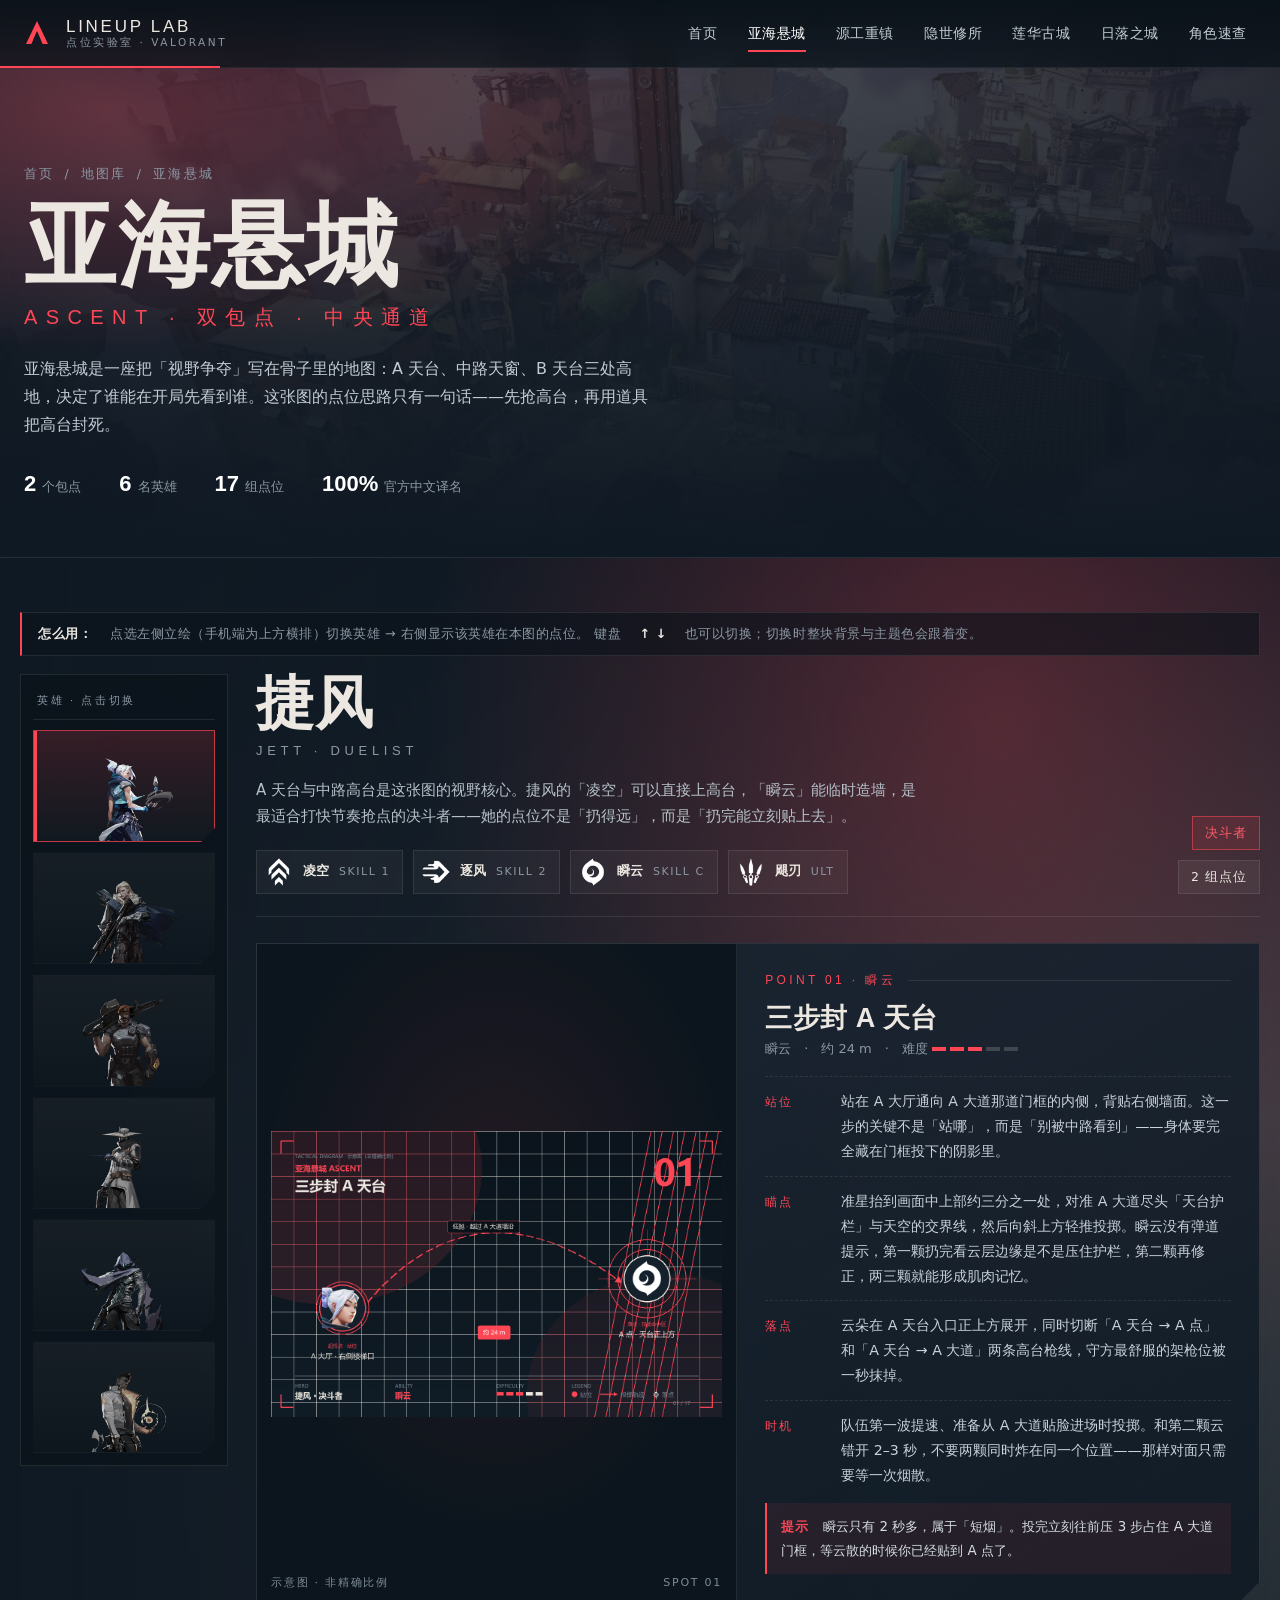
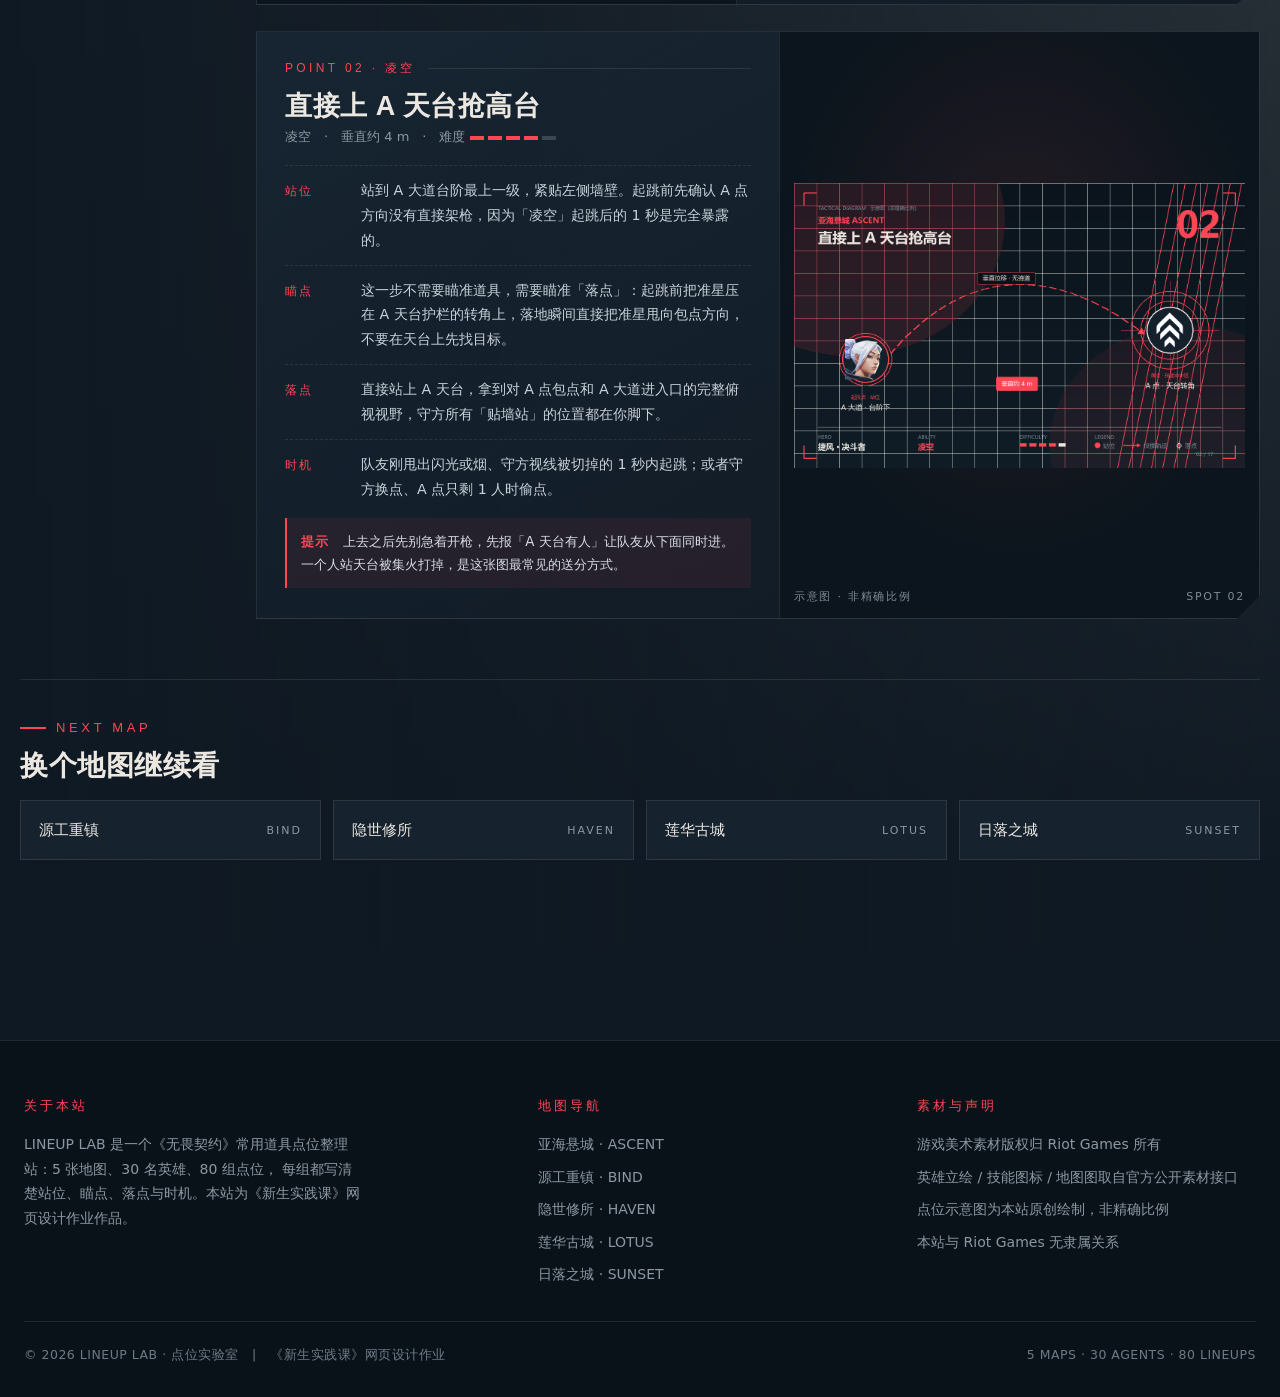
<file: web/ascent.html>
<!DOCTYPE html>
<html lang="zh-CN">
<head>
<meta charset="utf-8">
<meta name="viewport" content="width=device-width, initial-scale=1">
<meta name="description" content="无畏契约亚海悬城常用道具点位：6 名英雄、17 组点位，站位/瞄点/落点/时机全拆解。">
<meta name="author" content="《新生实践课》网页设计作业">
<meta name="keywords" content="无畏契约,VALORANT,道具点位,lineup,点位图,亚海悬城,源工重镇,隐世修所,莲华古城,日落之城">
<title>亚海悬城 点位 · LINEUP LAB</title>
<link rel="icon" href="data:image/svg+xml,%3Csvg xmlns='http://www.w3.org/2000/svg' viewBox='0 0 32 32'%3E%3Crect width='32' height='32' fill='%230F1923'/%3E%3Cpath d='M8 24 L16 6 L24 24 L20 24 L16 14 L12 24 Z' fill='%23FF4655'/%3E%3C/svg%3E">
<link rel="stylesheet" href="../web/css/site.css">
<script>document.documentElement.className += " js";</script>
</head>
<body>
<a class="skip" href="#main">跳到主内容</a>
<header class="site-head">
  <div class="head-inner">
    <a class="brand" href="../index.html">
      <svg class="brand__mark" viewBox="0 0 34 34" aria-hidden="true">
        <path d="M6 27 L17 4 L28 27 L22.6 27 L17 14 L11.4 27 Z" fill="#FF4655"/>
        <path d="M13.4 22.6 L17 15 L20.6 22.6 Z" fill="#0F1923"/>
      </svg>
      <span class="brand__text">
        <span class="brand__name">LINEUP LAB</span>
        <span class="brand__sub">点位实验室 · VALORANT</span>
      </span>
    </a>
    <button class="nav-toggle" type="button" aria-label="展开导航" aria-expanded="false"><span></span></button>
    <nav class="nav" aria-label="主导航">
        <a href="../index.html">首页</a>
        <a href="../web/ascent.html">亚海悬城</a>
        <a href="../web/bind.html">源工重镇</a>
        <a href="../web/haven.html">隐世修所</a>
        <a href="../web/lotus.html">莲华古城</a>
        <a href="../web/sunset.html">日落之城</a>
        <a href="../web/agents.html">角色速查</a>
    </nav>
  </div>
</header>

<main id="main">
  <section class="map-hero">
    <img class="map-hero__img" src="../image/maps/ascent_splash.jpg" alt="亚海悬城 地图全景">
    <div class="map-hero__scrim"></div>
    <div class="wrap">
      <nav class="crumb" aria-label="面包屑">
        <a href="../index.html">首页</a><span>/</span><span>地图库</span><span>/</span><span>亚海悬城</span>
      </nav>
      <h1 class="map-hero__title">亚海悬城</h1>
      <div class="map-hero__en">ASCENT · 双包点 · 中央通道</div>
      <p class="map-hero__desc">亚海悬城是一座把「视野争夺」写在骨子里的地图：A 天台、中路天窗、B 天台三处高地，决定了谁能在开局先看到谁。这张图的点位思路只有一句话——先抢高台，再用道具把高台封死。</p>
      <div class="map-hero__stats">
        <div><b>2</b>个包点</div>
        <div><b>6</b>名英雄</div>
        <div><b>17</b>组点位</div>
        <div><b>100%</b>官方中文译名</div>
      </div>
    </div>
  </section>

  <section class="lineup">
    <div class="agent-bg"><div class="agent-bg__layer is-on"></div><div class="agent-bg__layer"></div></div>
    <div class="agent-bg__veil"></div>
    <div class="wrap wrap--wide">
      <div class="lineup__hint">
        <b>怎么用：</b>点选左侧立绘（手机端为上方横排）切换英雄 → 右侧显示该英雄在本图的点位。
        键盘 <b>↑ ↓</b> 也可以切换；切换时整块背景与主题色会跟着变。
      </div>
      <div class="lineup__grid">
        <div class="rail" role="tablist" aria-label="选择英雄">
          <div class="rail__title">英雄 · 点击切换</div>
        <button class="rail__item is-active" type="button" role="tab" id="jett"
                aria-selected="true" tabindex="0"
                data-target="#panel-ascent-jett" data-slug="jett"
                data-accent="#FF4655" data-bg="../image/agents/jett_bg.jpg" title="捷风 · 决斗者">
          <img class="rail__portrait" src="../image/agents/jett_full.webp" alt="捷风 立绘" loading="lazy">
          <span class="rail__label">捷风<em>DUELIST</em></span>
        </button>
        <button class="rail__item" type="button" role="tab" id="sova"
                aria-selected="false" tabindex="-1"
                data-target="#panel-ascent-sova" data-slug="sova"
                data-accent="#E8A33D" data-bg="../image/agents/sova_bg.jpg" title="猎枭 · 先锋">
          <img class="rail__portrait" src="../image/agents/sova_full.webp" alt="猎枭 立绘" loading="lazy">
          <span class="rail__label">猎枭<em>INITIATOR</em></span>
        </button>
        <button class="rail__item" type="button" role="tab" id="brimstone"
                aria-selected="false" tabindex="-1"
                data-target="#panel-ascent-brimstone" data-slug="brimstone"
                data-accent="#1FB6A6" data-bg="../image/agents/brimstone_bg.jpg" title="炼狱 · 控场者">
          <img class="rail__portrait" src="../image/agents/brimstone_full.webp" alt="炼狱 立绘" loading="lazy">
          <span class="rail__label">炼狱<em>CONTROLLER</em></span>
        </button>
        <button class="rail__item" type="button" role="tab" id="cypher"
                aria-selected="false" tabindex="-1"
                data-target="#panel-ascent-cypher" data-slug="cypher"
                data-accent="#4C86D9" data-bg="../image/agents/cypher_bg.jpg" title="零 · 哨卫">
          <img class="rail__portrait" src="../image/agents/cypher_full.webp" alt="零 立绘" loading="lazy">
          <span class="rail__label">零<em>SENTINEL</em></span>
        </button>
        <button class="rail__item" type="button" role="tab" id="omen"
                aria-selected="false" tabindex="-1"
                data-target="#panel-ascent-omen" data-slug="omen"
                data-accent="#1FB6A6" data-bg="../image/agents/omen_bg.jpg" title="幽影 · 控场者">
          <img class="rail__portrait" src="../image/agents/omen_full.webp" alt="幽影 立绘" loading="lazy">
          <span class="rail__label">幽影<em>CONTROLLER</em></span>
        </button>
        <button class="rail__item" type="button" role="tab" id="phoenix"
                aria-selected="false" tabindex="-1"
                data-target="#panel-ascent-phoenix" data-slug="phoenix"
                data-accent="#FF4655" data-bg="../image/agents/phoenix_bg.jpg" title="不死鸟 · 决斗者">
          <img class="rail__portrait" src="../image/agents/phoenix_full.webp" alt="不死鸟 立绘" loading="lazy">
          <span class="rail__label">不死鸟<em>DUELIST</em></span>
        </button>
        </div>
        <div class="panels">
      <section class="panel is-active" id="panel-ascent-jett" role="tabpanel"
               aria-label="捷风 的点位">
        <div class="agent-head">
          <div>
            <h2 class="agent-head__name">捷风</h2>
            <div class="agent-head__en">JETT · DUELIST</div>
            <p class="agent-head__why">A 天台与中路高台是这张图的视野核心。捷风的「凌空」可以直接上高台，「瞬云」能临时造墙，是最适合打快节奏抢点的决斗者——她的点位不是「扔得远」，而是「扔完能立刻贴上去」。</p>
            <div class="abilities"><span class="ability"><img src="../image/abilities/jett_ability1.png" alt=""><b>凌空</b><span>SKILL 1</span></span><span class="ability"><img src="../image/abilities/jett_ability2.png" alt=""><b>逐风</b><span>SKILL 2</span></span><span class="ability"><img src="../image/abilities/jett_grenade.png" alt=""><b>瞬云</b><span>SKILL C</span></span><span class="ability"><img src="../image/abilities/jett_ultimate.png" alt=""><b>飓刃</b><span>ULT</span></span></div>
          </div>
          <div class="agent-head__side">
            <span class="chip chip--role" style="--rcolor:#FF4655">决斗者</span>
            <span class="chip">2 组点位</span>
          </div>
        </div>
          <article class="spot reveal">
            <figure class="spot__figure">
              <img src="../image/spots/ascent_jett_01.png"
                   alt="捷风 在亚海悬城的三步封 A 天台点位示意图" loading="lazy">
              <figcaption class="spot__figcap">
                <span>示意图 · 非精确比例</span><span>SPOT 01</span>
              </figcaption>
            </figure>
            <div class="spot__body">
              <div class="spot__index">POINT 01 · 瞬云</div>
              <h3 class="spot__title">三步封 A 天台</h3>
              <p class="spot__sub">瞬云　·　约 24 m　·　难度
                <span class="diff"><i class="on"></i><i class="on"></i><i class="on"></i><i class=""></i><i class=""></i></span></p>
              <dl class="spot__dl">
                <div><dt>站位</dt><dd>站在 A 大厅通向 A 大道那道门框的内侧，背贴右侧墙面。这一步的关键不是「站哪」，而是「别被中路看到」——身体要完全藏在门框投下的阴影里。</dd></div>
                <div><dt>瞄点</dt><dd>准星抬到画面中上部约三分之一处，对准 A 大道尽头「天台护栏」与天空的交界线，然后向斜上方轻推投掷。瞬云没有弹道提示，第一颗扔完看云层边缘是不是压住护栏，第二颗再修正，两三颗就能形成肌肉记忆。</dd></div>
                <div><dt>落点</dt><dd>云朵在 A 天台入口正上方展开，同时切断「A 天台 → A 点」和「A 天台 → A 大道」两条高台枪线，守方最舒服的架枪位被一秒抹掉。</dd></div>
                <div><dt>时机</dt><dd>队伍第一波提速、准备从 A 大道贴脸进场时投掷。和第二颗云错开 2–3 秒，不要两颗同时炸在同一个位置——那样对面只需要等一次烟散。</dd></div>
              </dl>
              <div class="spot__tip"><b>提示　</b>瞬云只有 2 秒多，属于「短烟」。投完立刻往前压 3 步占住 A 大道门框，等云散的时候你已经贴到 A 点了。</div>
            </div>
          </article>
          <article class="spot reveal">
            <figure class="spot__figure">
              <img src="../image/spots/ascent_jett_02.png"
                   alt="捷风 在亚海悬城的直接上 A 天台抢高台点位示意图" loading="lazy">
              <figcaption class="spot__figcap">
                <span>示意图 · 非精确比例</span><span>SPOT 02</span>
              </figcaption>
            </figure>
            <div class="spot__body">
              <div class="spot__index">POINT 02 · 凌空</div>
              <h3 class="spot__title">直接上 A 天台抢高台</h3>
              <p class="spot__sub">凌空　·　垂直约 4 m　·　难度
                <span class="diff"><i class="on"></i><i class="on"></i><i class="on"></i><i class="on"></i><i class=""></i></span></p>
              <dl class="spot__dl">
                <div><dt>站位</dt><dd>站到 A 大道台阶最上一级，紧贴左侧墙壁。起跳前先确认 A 点方向没有直接架枪，因为「凌空」起跳后的 1 秒是完全暴露的。</dd></div>
                <div><dt>瞄点</dt><dd>这一步不需要瞄准道具，需要瞄准「落点」：起跳前把准星压在 A 天台护栏的转角上，落地瞬间直接把准星甩向包点方向，不要在天台上先找目标。</dd></div>
                <div><dt>落点</dt><dd>直接站上 A 天台，拿到对 A 点包点和 A 大道进入口的完整俯视视野，守方所有「贴墙站」的位置都在你脚下。</dd></div>
                <div><dt>时机</dt><dd>队友刚甩出闪光或烟、守方视线被切掉的 1 秒内起跳；或者守方换点、A 点只剩 1 人时偷点。</dd></div>
              </dl>
              <div class="spot__tip"><b>提示　</b>上去之后先别急着开枪，先报「A 天台有人」让队友从下面同时进。一个人站天台被集火打掉，是这张图最常见的送分方式。</div>
            </div>
          </article>
      </section>
      <section class="panel" id="panel-ascent-sova" role="tabpanel"
               aria-label="猎枭 的点位">
        <div class="agent-head">
          <div>
            <h2 class="agent-head__name">猎枭</h2>
            <div class="agent-head__en">SOVA · INITIATOR</div>
            <p class="agent-head__why">亚海悬城的三条主干道（A 大道 / 中路 / B 大道）都能用「寻敌箭」隔墙扫描，猎枭是这张图最稳的开局信息位——两发箭下去，对面怎么站基本就清楚了。</p>
            <div class="abilities"><span class="ability"><img src="../image/abilities/sova_ability1.png" alt=""><b>雷击箭</b><span>SKILL 1</span></span><span class="ability"><img src="../image/abilities/sova_ability2.png" alt=""><b>寻敌箭</b><span>SKILL 2</span></span><span class="ability"><img src="../image/abilities/sova_grenade.png" alt=""><b>枭型无人机</b><span>SKILL C</span></span><span class="ability"><img src="../image/abilities/sova_ultimate.png" alt=""><b>狂猎之怒</b><span>ULT</span></span></div>
          </div>
          <div class="agent-head__side">
            <span class="chip chip--role" style="--rcolor:#E8A33D">先锋</span>
            <span class="chip">4 组点位</span>
          </div>
        </div>
          <article class="spot reveal">
            <figure class="spot__figure">
              <img src="../image/spots/ascent_sova_03.png"
                   alt="猎枭 在亚海悬城的A 点后方反弹扫描点位示意图" loading="lazy">
              <figcaption class="spot__figcap">
                <span>示意图 · 非精确比例</span><span>SPOT 01</span>
              </figcaption>
            </figure>
            <div class="spot__body">
              <div class="spot__index">POINT 01 · 寻敌箭</div>
              <h3 class="spot__title">A 点后方反弹扫描</h3>
              <p class="spot__sub">寻敌箭　·　约 31 m　·　难度
                <span class="diff"><i class="on"></i><i class="on"></i><i class="on"></i><i class=""></i><i class=""></i></span></p>
              <dl class="spot__dl">
                <div><dt>站位</dt><dd>站在 A 大道出来后的第一根柱子后面，只露半个肩膀——被 A 天台架枪打到是这个位置唯一的风险。</dd></div>
                <div><dt>瞄点</dt><dd>准星压到 A 点天台下方那道矮墙的上沿，往右上方向小角度发射，让箭先打进矮墙、再反弹扫过包点。偏一度都会插在墙上不弹，练习时盯着箭的第一个落点修正。</dd></div>
                <div><dt>落点</dt><dd>扫描同时覆盖 A 点包点、天台下方与 A 大道进入口三个位置，一次箭看到三个人是常态。</dd></div>
                <div><dt>时机</dt><dd>队伍提速前 3 秒打出去。就算箭当场被打掉，也说明「有人正在看 A 点」，本身就是情报。</dd></div>
              </dl>
              <div class="spot__tip"><b>提示　</b>箭要打在墙的「上沿」而不是正面，正面上是插上去不反弹的——这是新手最常犯的错。</div>
            </div>
          </article>
          <article class="spot reveal">
            <figure class="spot__figure">
              <img src="../image/spots/ascent_sova_04.png"
                   alt="猎枭 在亚海悬城的中路高抛封锁比萨口点位示意图" loading="lazy">
              <figcaption class="spot__figcap">
                <span>示意图 · 非精确比例</span><span>SPOT 02</span>
              </figcaption>
            </figure>
            <div class="spot__body">
              <div class="spot__index">POINT 02 · 雷击箭</div>
              <h3 class="spot__title">中路高抛封锁比萨口</h3>
              <p class="spot__sub">雷击箭　·　约 27 m　·　难度
                <span class="diff"><i class="on"></i><i class="on"></i><i class=""></i><i class=""></i><i class=""></i></span></p>
              <dl class="spot__dl">
                <div><dt>站位</dt><dd>站在中路「树」后方偏左，贴住掩体，先用小拉身位看清比萨口有没有人，再决定蓄力高度。</dd></div>
                <div><dt>瞄点</dt><dd>准星抬到中路天窗（顶部亮区）中心偏右一点，满蓄力直射，让箭从高空落下。高度差就是这张图的全部诀窍：平射会被墙挡，高抛才能越过天窗。</dd></div>
                <div><dt>落点</dt><dd>落点在比萨口与中路走廊的交界，直接逼退架在那里的守方，还能和白烟形成「先烧后进」的节奏。</dd></div>
                <div><dt>时机</dt><dd>队伍从中路推进、或者要切 B 点的第一时间。雷击箭 30 点伤害不算高，但能打断架枪节奏。</dd></div>
              </dl>
              <div class="spot__tip"><b>提示　</b>满蓄力的箭飞得远但声音很大。宁可提前打、让对面听到声音自己退，也别贴脸再打。</div>
            </div>
          </article>
          <article class="spot reveal">
            <figure class="spot__figure">
              <img src="../image/spots/ascent_sova_05.png"
                   alt="猎枭 在亚海悬城的B 大道起点扫描点位示意图" loading="lazy">
              <figcaption class="spot__figcap">
                <span>示意图 · 非精确比例</span><span>SPOT 03</span>
              </figcaption>
            </figure>
            <div class="spot__body">
              <div class="spot__index">POINT 03 · 寻敌箭</div>
              <h3 class="spot__title">B 大道起点扫描</h3>
              <p class="spot__sub">寻敌箭　·　约 29 m　·　难度
                <span class="diff"><i class="on"></i><i class="on"></i><i class="on"></i><i class=""></i><i class=""></i></span></p>
              <dl class="spot__dl">
                <div><dt>站位</dt><dd>站在 B 大厅出口的墙角，身体贴墙，先确认 B 大道方向没有直接枪线。</dd></div>
                <div><dt>瞄点</dt><dd>准星抬到 B 点花园矮墙的上方，满蓄力抛射，让箭越过矮墙后落在包点与花园的交界。</dd></div>
                <div><dt>落点</dt><dd>扫描同时覆盖 B 点包点、花园与 B 天台入口，是「开局确认 B 点几个人」最快的办法。</dd></div>
                <div><dt>时机</dt><dd>开局第 1 秒就打，队友还在集结的时候。对面没布防完，命中的概率最高。</dd></div>
              </dl>
              <div class="spot__tip"><b>提示　</b>B 点的矮墙比 A 点天台低，箭要抛得更高一点。抛低了会插在墙外，白费一支箭。</div>
            </div>
          </article>
          <article class="spot reveal">
            <figure class="spot__figure">
              <img src="../image/spots/ascent_sova_06.png"
                   alt="猎枭 在亚海悬城的中路扫 B 点后手点位示意图" loading="lazy">
              <figcaption class="spot__figcap">
                <span>示意图 · 非精确比例</span><span>SPOT 04</span>
              </figcaption>
            </figure>
            <div class="spot__body">
              <div class="spot__index">POINT 04 · 寻敌箭</div>
              <h3 class="spot__title">中路扫 B 点后手</h3>
              <p class="spot__sub">寻敌箭　·　约 26 m　·　难度
                <span class="diff"><i class="on"></i><i class="on"></i><i class="on"></i><i class=""></i><i class=""></i></span></p>
              <dl class="spot__dl">
                <div><dt>站位</dt><dd>站在中路树后的掩体边，先用小身位确认 B 大道方向没人贴脸。</dd></div>
                <div><dt>瞄点</dt><dd>准星对准 B 点包点后墙的中段，让箭打在后墙上反弹扫过来，覆盖包点内侧。</dd></div>
                <div><dt>落点</dt><dd>从中路方向扫 B 点，很多守方只顾着看 B 大道，这一箭经常能扫到 2 个人。</dd></div>
                <div><dt>时机</dt><dd>队伍从中路转 B 的瞬间，和队友的烟同时出手。</dd></div>
              </dl>
              <div class="spot__tip"><b>提示　</b>这箭的价值在于「角度」：从中路扫过去，守方的掩体朝向是挡不住的。</div>
            </div>
          </article>
      </section>
      <section class="panel" id="panel-ascent-brimstone" role="tabpanel"
               aria-label="炼狱 的点位">
        <div class="agent-head">
          <div>
            <h2 class="agent-head__name">炼狱</h2>
            <div class="agent-head__en">BRIMSTONE · CONTROLLER</div>
            <p class="agent-head__why">炼狱的烟是从天上直接落下来的，不穿墙也不被地形挡住。亚海悬城这种「多入口 + 高台」的地图，最适合用三颗烟把 A 点的所有高台一次性堵死——这是最不需要练度、性价比最高的控场。</p>
            <div class="abilities"><span class="ability"><img src="../image/abilities/brimstone_grenade.png" alt=""><b>振奋信标</b><span>SKILL C</span></span><span class="ability"><img src="../image/abilities/brimstone_ability1.png" alt=""><b>燃烧榴弹</b><span>SKILL 1</span></span><span class="ability"><img src="../image/abilities/brimstone_ability2.png" alt=""><b>空投烟幕</b><span>SKILL 2</span></span><span class="ability"><img src="../image/abilities/brimstone_ultimate.png" alt=""><b>天基光束</b><span>ULT</span></span></div>
          </div>
          <div class="agent-head__side">
            <span class="chip chip--role" style="--rcolor:#1FB6A6">控场者</span>
            <span class="chip">3 组点位</span>
          </div>
        </div>
          <article class="spot reveal">
            <figure class="spot__figure">
              <img src="../image/spots/ascent_brimstone_07.png"
                   alt="炼狱 在亚海悬城的三颗烟封 A 点全部高台点位示意图" loading="lazy">
              <figcaption class="spot__figcap">
                <span>示意图 · 非精确比例</span><span>SPOT 01</span>
              </figcaption>
            </figure>
            <div class="spot__body">
              <div class="spot__index">POINT 01 · 空投烟幕</div>
              <h3 class="spot__title">三颗烟封 A 点全部高台</h3>
              <p class="spot__sub">空投烟幕　·　半径约 20 m 覆盖　·　难度
                <span class="diff"><i class="on"></i><i class="on"></i><i class=""></i><i class=""></i><i class=""></i></span></p>
              <dl class="spot__dl">
                <div><dt>站位</dt><dd>站在 A 大厅最里侧的箱子后方，完全不需要露身位——按战术地图就能选点，这也是炼狱最舒服的地方：他的站位永远在掩体后。</dd></div>
                <div><dt>瞄点</dt><dd>在地图上把三颗烟依次放在：A 点包点中央、A 天台护栏正前方、A 大道出口。三颗要错开一格，不要全部叠在包点上——烟的目的是切断视野，不是把包点涂白。</dd></div>
                <div><dt>落点</dt><dd>A 点在 8 秒内变成一片白，守方的天台架枪和 A 大道交叉火力同时失效。</dd></div>
                <div><dt>时机</dt><dd>队伍集火 A 点的瞬间一起丢。如果对面有猎枭 / 零这类信息位，先手烟会被扫穿，做好被反打的准备。</dd></div>
              </dl>
              <div class="spot__tip"><b>提示　</b>烟扔完之后 8 秒内必须有人进点。烟散了你还没进，等于白送了一轮技能。</div>
            </div>
          </article>
          <article class="spot reveal">
            <figure class="spot__figure">
              <img src="../image/spots/ascent_brimstone_08.png"
                   alt="炼狱 在亚海悬城的清 A 点默认架枪位点位示意图" loading="lazy">
              <figcaption class="spot__figcap">
                <span>示意图 · 非精确比例</span><span>SPOT 02</span>
              </figcaption>
            </figure>
            <div class="spot__body">
              <div class="spot__index">POINT 02 · 燃烧榴弹</div>
              <h3 class="spot__title">清 A 点默认架枪位</h3>
              <p class="spot__sub">燃烧榴弹　·　约 18 m　·　难度
                <span class="diff"><i class="on"></i><i class="on"></i><i class=""></i><i class=""></i><i class=""></i></span></p>
              <dl class="spot__dl">
                <div><dt>站位</dt><dd>站在 A 大道中段的墙角，先确认 A 天台没有架枪——燃烧榴弹有飞行时间，投掷时你是静止的。</dd></div>
                <div><dt>瞄点</dt><dd>准星对准 A 点右侧掩体（最常见的蹲点）的墙根，往墙上打一发让它反弹进掩体后面。直接扔进去会被掩体挡在外面，反弹才是关键。</dd></div>
                <div><dt>落点</dt><dd>火焰在掩体后方铺开，把蹲点的人逼出来或者直接烧掉，同时封锁那条贴墙推进的路线。</dd></div>
                <div><dt>时机</dt><dd>烟散开、队友刚进点的第一秒。燃烧弹是「补漏」，要打在队友视野的盲区。</dd></div>
              </dl>
              <div class="spot__tip"><b>提示　</b>别往包点中央打——队友马上要走那里，火焰反而挡了自己人的进点路线。</div>
            </div>
          </article>
          <article class="spot reveal">
            <figure class="spot__figure">
              <img src="../image/spots/ascent_brimstone_09.png"
                   alt="炼狱 在亚海悬城的B 点双烟封天台与入口点位示意图" loading="lazy">
              <figcaption class="spot__figcap">
                <span>示意图 · 非精确比例</span><span>SPOT 03</span>
              </figcaption>
            </figure>
            <div class="spot__body">
              <div class="spot__index">POINT 03 · 空投烟幕</div>
              <h3 class="spot__title">B 点双烟封天台与入口</h3>
              <p class="spot__sub">空投烟幕　·　半径约 18 m 覆盖　·　难度
                <span class="diff"><i class="on"></i><i class="on"></i><i class=""></i><i class=""></i><i class=""></i></span></p>
              <dl class="spot__dl">
                <div><dt>站位</dt><dd>站在 B 大厅最里侧的箱子后，按战术地图选点，全程不露身位。</dd></div>
                <div><dt>瞄点</dt><dd>第一颗放在 B 天台正前方，第二颗放在 B 主入口上方。两颗烟形成一条斜线，把 B 点的「高 + 低」两个视野一起切掉。</dd></div>
                <div><dt>落点</dt><dd>B 点变成盲区，队伍可以从 B 大厅贴墙推进到包点边缘。</dd></div>
                <div><dt>时机</dt><dd>队伍集火 B 点、准备进门的那一刻。</dd></div>
              </dl>
              <div class="spot__tip"><b>提示　</b>B 点比 A 点小，两颗烟就够了。第三颗留着打对面回防，别一次丢光。</div>
            </div>
          </article>
      </section>
      <section class="panel" id="panel-ascent-cypher" role="tabpanel"
               aria-label="零 的点位">
        <div class="agent-head">
          <div>
            <h2 class="agent-head__name">零</h2>
            <div class="agent-head__en">CYPHER · SENTINEL</div>
            <p class="agent-head__why">亚海悬城的守方最怕「不知道对面从哪来」。零的摄像头加绊线，可以把 A 大道、中路、B 大道三条线同时点亮——他一个人的信息量，抵得上队伍里另一个人的整轮技能。</p>
            <div class="abilities"><span class="ability"><img src="../image/abilities/cypher_ability1.png" alt=""><b>赛博囚笼</b><span>SKILL 1</span></span><span class="ability"><img src="../image/abilities/cypher_ability2.png" alt=""><b>战术监控</b><span>SKILL 2</span></span><span class="ability"><img src="../image/abilities/cypher_grenade.png" alt=""><b>震慑绊线</b><span>SKILL C</span></span><span class="ability"><img src="../image/abilities/cypher_ultimate.png" alt=""><b>神经取析</b><span>ULT</span></span></div>
          </div>
          <div class="agent-head__side">
            <span class="chip chip--role" style="--rcolor:#4C86D9">哨卫</span>
            <span class="chip">3 组点位</span>
          </div>
        </div>
          <article class="spot reveal">
            <figure class="spot__figure">
              <img src="../image/spots/ascent_cypher_10.png"
                   alt="零 在亚海悬城的A 点高墙摄像头点位示意图" loading="lazy">
              <figcaption class="spot__figcap">
                <span>示意图 · 非精确比例</span><span>SPOT 01</span>
              </figcaption>
            </figure>
            <div class="spot__body">
              <div class="spot__index">POINT 01 · 战术监控</div>
              <h3 class="spot__title">A 点高墙摄像头</h3>
              <p class="spot__sub">战术监控　·　视野覆盖约 35 m　·　难度
                <span class="diff"><i class="on"></i><i class="on"></i><i class=""></i><i class=""></i><i class=""></i></span></p>
              <dl class="spot__dl">
                <div><dt>站位</dt><dd>站在 A 点天台下方的死角，蹲下，贴着墙把摄像头打在天花板与墙的交界处——位置高一点，对面进来第一眼不容易看到。</dd></div>
                <div><dt>瞄点</dt><dd>摄像头朝向 A 大道出口，视角略微下压。放好后按互动切视角，确认「A 大道尽头入场口」和「A 天台入口」都在画面里，缺一个就挪位置。</dd></div>
                <div><dt>落点</dt><dd>一处摄像头同时监控 A 大道出口与 A 天台入口，敌人进入 A 点前 3 秒就会被打上标记。</dd></div>
                <div><dt>时机</dt><dd>每回合开局必放；换点防守时用「召回」带走，不要留在原地白送 200 块。</dd></div>
              </dl>
              <div class="spot__tip"><b>提示　</b>摄像头被打掉不要紧，听到那一声枪响就知道那个方向有人——这一枪已经值回票价了。</div>
            </div>
          </article>
          <article class="spot reveal">
            <figure class="spot__figure">
              <img src="../image/spots/ascent_cypher_11.png"
                   alt="零 在亚海悬城的A 大道 + 中路双绊线点位示意图" loading="lazy">
              <figcaption class="spot__figcap">
                <span>示意图 · 非精确比例</span><span>SPOT 02</span>
              </figcaption>
            </figure>
            <div class="spot__body">
              <div class="spot__index">POINT 02 · 震慑绊线</div>
              <h3 class="spot__title">A 大道 + 中路双绊线</h3>
              <p class="spot__sub">震慑绊线　·　线长约 6 m　·　难度
                <span class="diff"><i class="on"></i><i class="on"></i><i class="on"></i><i class=""></i><i class=""></i></span></p>
              <dl class="spot__dl">
                <div><dt>站位</dt><dd>站在 A 大道上墙的侧边，身体贴着墙放线，确保放线时不会被中路的人看到。</dd></div>
                <div><dt>瞄点</dt><dd>第一根线从 A 大道左侧墙拉到右侧木箱，高度压到膝盖以下；第二根放在中路进入 A 点的窄道口。两根线错开高度，避免被一发子弹同时打掉。</dd></div>
                <div><dt>落点</dt><dd>任何从 A 大道或中路裸进的人都会被晕，配合队友的交叉火力可以直接秒。</dd></div>
                <div><dt>时机</dt><dd>开局布置；如果对面开始用手雷 / 技能清绊线，就把线换到更靠后的位置。</dd></div>
              </dl>
              <div class="spot__tip"><b>提示　</b>绊线要「贴地」。抬到腰部以上，对手一个跳跃就过去了——这是最容易被忽略的细节。</div>
            </div>
          </article>
          <article class="spot reveal">
            <figure class="spot__figure">
              <img src="../image/spots/ascent_cypher_12.png"
                   alt="零 在亚海悬城的B 主入口摄像头点位示意图" loading="lazy">
              <figcaption class="spot__figcap">
                <span>示意图 · 非精确比例</span><span>SPOT 03</span>
              </figcaption>
            </figure>
            <div class="spot__body">
              <div class="spot__index">POINT 03 · 战术监控</div>
              <h3 class="spot__title">B 主入口摄像头</h3>
              <p class="spot__sub">战术监控　·　视野覆盖约 30 m　·　难度
                <span class="diff"><i class="on"></i><i class="on"></i><i class=""></i><i class=""></i><i class=""></i></span></p>
              <dl class="spot__dl">
                <div><dt>站位</dt><dd>站在 B 点花园侧的墙边，蹲下，把摄像头打在能斜看 B 主通道的墙角。</dd></div>
                <div><dt>瞄点</dt><dd>摄像头朝向 B 主出口，视角略微侧压，让画面同时带上「B 主出口」和「B 点包点」两个位置。</dd></div>
                <div><dt>落点</dt><dd>B 主有人出来第一时间就能看到，配合绊线可以直接把人堵在出口。</dd></div>
                <div><dt>时机</dt><dd>开局放；中路压力大时用召回带到中路，不要死守一个位置。</dd></div>
              </dl>
              <div class="spot__tip"><b>提示　</b>B 点的摄像头最好「斜着放」，正对着出口很容易被第一时间打掉。</div>
            </div>
          </article>
      </section>
      <section class="panel" id="panel-ascent-omen" role="tabpanel"
               aria-label="幽影 的点位">
        <div class="agent-head">
          <div>
            <h2 class="agent-head__name">幽影</h2>
            <div class="agent-head__en">OMEN · CONTROLLER</div>
            <p class="agent-head__why">幽影的「黑瘴」可以远距离隔墙放烟，「践影」能瞬间从中路绕到 A 点背后。亚海悬城的中路拉扯，本质就是奥门的主场。</p>
            <div class="abilities"><span class="ability"><img src="../image/abilities/omen_ability1.png" alt=""><b>暗魇</b><span>SKILL 1</span></span><span class="ability"><img src="../image/abilities/omen_ability2.png" alt=""><b>黑瘴</b><span>SKILL 2</span></span><span class="ability"><img src="../image/abilities/omen_grenade.png" alt=""><b>践影</b><span>SKILL C</span></span><span class="ability"><img src="../image/abilities/omen_ultimate.png" alt=""><b>离魂</b><span>ULT</span></span></div>
          </div>
          <div class="agent-head__side">
            <span class="chip chip--role" style="--rcolor:#1FB6A6">控场者</span>
            <span class="chip">3 组点位</span>
          </div>
        </div>
          <article class="spot reveal">
            <figure class="spot__figure">
              <img src="../image/spots/ascent_omen_13.png"
                   alt="幽影 在亚海悬城的隔墙封 A 天台与 A 大道点位示意图" loading="lazy">
              <figcaption class="spot__figcap">
                <span>示意图 · 非精确比例</span><span>SPOT 01</span>
              </figcaption>
            </figure>
            <div class="spot__body">
              <div class="spot__index">POINT 01 · 黑瘴</div>
              <h3 class="spot__title">隔墙封 A 天台与 A 大道</h3>
              <p class="spot__sub">黑瘴　·　约 30 m　·　难度
                <span class="diff"><i class="on"></i><i class="on"></i><i class=""></i><i class=""></i><i class=""></i></span></p>
              <dl class="spot__dl">
                <div><dt>站位</dt><dd>站在中路树后的箱子边，用「暗影视界」进入放烟视角——身体在掩体后完全安全，这也是幽影比炼狱灵活的地方：他能看到烟的最终位置。</dd></div>
                <div><dt>瞄点</dt><dd>在暗影视界里把第一颗烟点在 A 天台入口的门框上沿，第二颗放在 A 大道出口上方，两颗烟要连成一条「L 形烟墙」，不要留缝。</dd></div>
                <div><dt>落点</dt><dd>守方从 A 天台和 A 大道两个方向的视野被同时切断，队伍可以从中路直接切 A 点。</dd></div>
                <div><dt>时机</dt><dd>队伍从中路转 A 的第 1 秒。黑瘴可以一直捏在手里，等队伍到位再放，不用急。</dd></div>
              </dl>
              <div class="spot__tip"><b>提示　</b>烟不要放在包点上。烟放在「入口」才有意义，包点上留一点视野给队友补枪。</div>
            </div>
          </article>
          <article class="spot reveal">
            <figure class="spot__figure">
              <img src="../image/spots/ascent_omen_14.png"
                   alt="幽影 在亚海悬城的中路绕背切 A 点点位示意图" loading="lazy">
              <figcaption class="spot__figcap">
                <span>示意图 · 非精确比例</span><span>SPOT 02</span>
              </figcaption>
            </figure>
            <div class="spot__body">
              <div class="spot__index">POINT 02 · 践影</div>
              <h3 class="spot__title">中路绕背切 A 点</h3>
              <p class="spot__sub">践影　·　约 22 m　·　难度
                <span class="diff"><i class="on"></i><i class="on"></i><i class="on"></i><i class="on"></i><i class=""></i></span></p>
              <dl class="spot__dl">
                <div><dt>站位</dt><dd>站在比萨口内侧，先确认 A 点方向没有直接枪线，蹲下减少暴露面积——践影有 1 秒多的前摇，这 1 秒你会被看见。</dd></div>
                <div><dt>瞄点</dt><dd>把传送落点定在 A 点包点的背面墙角，避开守方的常规架枪位。传送前先用「暗魇」逼一下视线，让对方不敢盯着路口看。</dd></div>
                <div><dt>落点</dt><dd>直接出现在守方背后，与从 A 大道正面进的队友形成前后夹击。</dd></div>
                <div><dt>时机</dt><dd>正面队伍已经开枪、守方注意力被拉走的那一刻。传送太早，落地就是被人等着的靶子。</dd></div>
              </dl>
              <div class="spot__tip"><b>提示　</b>落地后先转身看清背后再开枪。很多人死在「落地还没转身」这一秒。</div>
            </div>
          </article>
          <article class="spot reveal">
            <figure class="spot__figure">
              <img src="../image/spots/ascent_omen_15.png"
                   alt="幽影 在亚海悬城的B 点隔墙双烟点位示意图" loading="lazy">
              <figcaption class="spot__figcap">
                <span>示意图 · 非精确比例</span><span>SPOT 03</span>
              </figcaption>
            </figure>
            <div class="spot__body">
              <div class="spot__index">POINT 03 · 黑瘴</div>
              <h3 class="spot__title">B 点隔墙双烟</h3>
              <p class="spot__sub">黑瘴　·　约 26 m　·　难度
                <span class="diff"><i class="on"></i><i class="on"></i><i class=""></i><i class=""></i><i class=""></i></span></p>
              <dl class="spot__dl">
                <div><dt>站位</dt><dd>站在 B 大厅的箱子后，用暗影视界进入放烟视角。</dd></div>
                <div><dt>瞄点</dt><dd>第一颗烟压在 B 天台护栏前，第二颗放在 B 点包点与花园的交界，两颗要留一条「能看到包点」的缝给队友。</dd></div>
                <div><dt>落点</dt><dd>守方的高台视野被切，B 点变成可以贴脸进的空间。</dd></div>
                <div><dt>时机</dt><dd>队伍从 B 大厅提速的第 1 秒。</dd></div>
              </dl>
              <div class="spot__tip"><b>提示　</b>两颗烟之间留的缝很关键：宁愿留窄一点，也别让对面能从缝里架枪。</div>
            </div>
          </article>
      </section>
      <section class="panel" id="panel-ascent-phoenix" role="tabpanel"
               aria-label="不死鸟 的点位">
        <div class="agent-head">
          <div>
            <h2 class="agent-head__name">不死鸟</h2>
            <div class="agent-head__en">PHOENIX · DUELIST</div>
            <p class="agent-head__why">不死鸟的双闪加火墙，是亚海悬城 A 大道「直线对枪」的最优解。他不需要复杂点位，靠的是「用技能换一次免费的对枪机会」。</p>
            <div class="abilities"><span class="ability"><img src="../image/abilities/phoenix_grenade.png" alt=""><b>火冒三丈</b><span>SKILL C</span></span><span class="ability"><img src="../image/abilities/phoenix_ability1.png" alt=""><b>火热手感</b><span>SKILL 1</span></span><span class="ability"><img src="../image/abilities/phoenix_ability2.png" alt=""><b>闪光曲球</b><span>SKILL 2</span></span><span class="ability"><img src="../image/abilities/phoenix_ultimate.png" alt=""><b>再火一回</b><span>ULT</span></span></div>
          </div>
          <div class="agent-head__side">
            <span class="chip chip--role" style="--rcolor:#FF4655">决斗者</span>
            <span class="chip">2 组点位</span>
          </div>
        </div>
          <article class="spot reveal">
            <figure class="spot__figure">
              <img src="../image/spots/ascent_phoenix_16.png"
                   alt="不死鸟 在亚海悬城的A 大道弯道曲球闪点位示意图" loading="lazy">
              <figcaption class="spot__figcap">
                <span>示意图 · 非精确比例</span><span>SPOT 01</span>
              </figcaption>
            </figure>
            <div class="spot__body">
              <div class="spot__index">POINT 01 · 闪光曲球</div>
              <h3 class="spot__title">A 大道弯道曲球闪</h3>
              <p class="spot__sub">闪光曲球　·　约 20 m　·　难度
                <span class="diff"><i class="on"></i><i class="on"></i><i class="on"></i><i class=""></i><i class=""></i></span></p>
              <dl class="spot__dl">
                <div><dt>站位</dt><dd>站在 A 大道弯道前的墙后，贴墙站好，不要提前露头——这颗闪的价值就在于「对面不知道你到弯道了」。</dd></div>
                <div><dt>瞄点</dt><dd>准星对着弯道上方 45° 的墙面，向右甩出一个弧线，让闪光在 A 点包点上方爆开。关键是弧度：贴着墙角扔会直接砸墙，要留出飞行空间。</dd></div>
                <div><dt>落点</dt><dd>弧线闪光绕过墙角，A 点包点和天台同时白屏，队友可以贴脸进场。</dd></div>
                <div><dt>时机</dt><dd>队伍贴到弯道、准备同步进点的瞬间。闪光爆开前不要露头，闪到自己最亏。</dd></div>
              </dl>
              <div class="spot__tip"><b>提示　</b>闪光曲球在空中会拐弯，爆点位置要练。也可以踩着「火冒三丈」进点，火墙能挡住视觉效果。</div>
            </div>
          </article>
          <article class="spot reveal">
            <figure class="spot__figure">
              <img src="../image/spots/ascent_phoenix_17.png"
                   alt="不死鸟 在亚海悬城的中路切 A 的移动掩体点位示意图" loading="lazy">
              <figcaption class="spot__figcap">
                <span>示意图 · 非精确比例</span><span>SPOT 02</span>
              </figcaption>
            </figure>
            <div class="spot__body">
              <div class="spot__index">POINT 02 · 火冒三丈</div>
              <h3 class="spot__title">中路切 A 的移动掩体</h3>
              <p class="spot__sub">火冒三丈　·　墙长约 12 m　·　难度
                <span class="diff"><i class="on"></i><i class="on"></i><i class="on"></i><i class=""></i><i class=""></i></span></p>
              <dl class="spot__dl">
                <div><dt>站位</dt><dd>站在中路树前偏 A 点一侧，确保火墙能顺着通往 A 点的通道铺过去。</dd></div>
                <div><dt>瞄点</dt><dd>准星压在地面，向 A 点通道方向按住射击，火墙会沿地面一路推过去。火墙是「直线」的，方向歪一点就白放。</dd></div>
                <div><dt>落点</dt><dd>一道移动火墙切开中路与 A 点通道，敌人视线被挡、踩上去还会掉血。</dd></div>
                <div><dt>时机</dt><dd>队伍从「中路 → A 点」转移时；或者残局用它封住回防路线。</dd></div>
              </dl>
              <div class="spot__tip"><b>提示　</b>队友要跟在墙后面走。自己先冲出去，火墙反而把你的进场路线暴露了。</div>
            </div>
          </article>
      </section>
        </div>
      </div>

      <div class="map-switch">
        <span class="eyebrow">NEXT MAP</span>
        <h2 class="section-title" style="font-size:clamp(20px,2.4vw,28px);margin-top:10px;">换个地图继续看</h2>
        <div class="map-switch__list">
          <a class="map-switch__item" href="bind.html"><span>源工重镇</span><em>BIND</em></a><a class="map-switch__item" href="haven.html"><span>隐世修所</span><em>HAVEN</em></a><a class="map-switch__item" href="lotus.html"><span>莲华古城</span><em>LOTUS</em></a><a class="map-switch__item" href="sunset.html"><span>日落之城</span><em>SUNSET</em></a>
        </div>
      </div>
    </div>
  </section>
</main>
<footer class="site-foot">
  <div class="wrap">
    <div class="foot-grid">
      <div>
        <div class="foot-title">关于本站</div>
        <p style="color:var(--muted);font-size:14px;max-width:38ch;margin:0;">
          LINEUP LAB 是一个《无畏契约》常用道具点位整理站：5 张地图、30 名英雄、80 组点位，
          每组都写清楚站位、瞄点、落点与时机。本站为《新生实践课》网页设计作业作品。
        </p>
      </div>
      <div>
        <div class="foot-title">地图导航</div>
        <ul class="foot-list">
        <li><a href="../web/ascent.html">亚海悬城 · ASCENT</a></li>
        <li><a href="../web/bind.html">源工重镇 · BIND</a></li>
        <li><a href="../web/haven.html">隐世修所 · HAVEN</a></li>
        <li><a href="../web/lotus.html">莲华古城 · LOTUS</a></li>
        <li><a href="../web/sunset.html">日落之城 · SUNSET</a></li>
        </ul>
      </div>
      <div>
        <div class="foot-title">素材与声明</div>
        <ul class="foot-list">
          <li>游戏美术素材版权归 Riot Games 所有</li>
          <li>英雄立绘 / 技能图标 / 地图图取自官方公开素材接口</li>
          <li>点位示意图为本站原创绘制，非精确比例</li>
          <li>本站与 Riot Games 无隶属关系</li>
        </ul>
      </div>
    </div>
    <div class="foot-bottom">
      <span>© 2026 LINEUP LAB · 点位实验室　|　《新生实践课》网页设计作业</span>
      <span>5 MAPS · 30 AGENTS · 80 LINEUPS</span>
    </div>
  </div>
</footer>
<button class="to-top" type="button" aria-label="回到顶部">↑</button>
<script src="../web/js/site.js"></script>
</body>
</html>
</file>
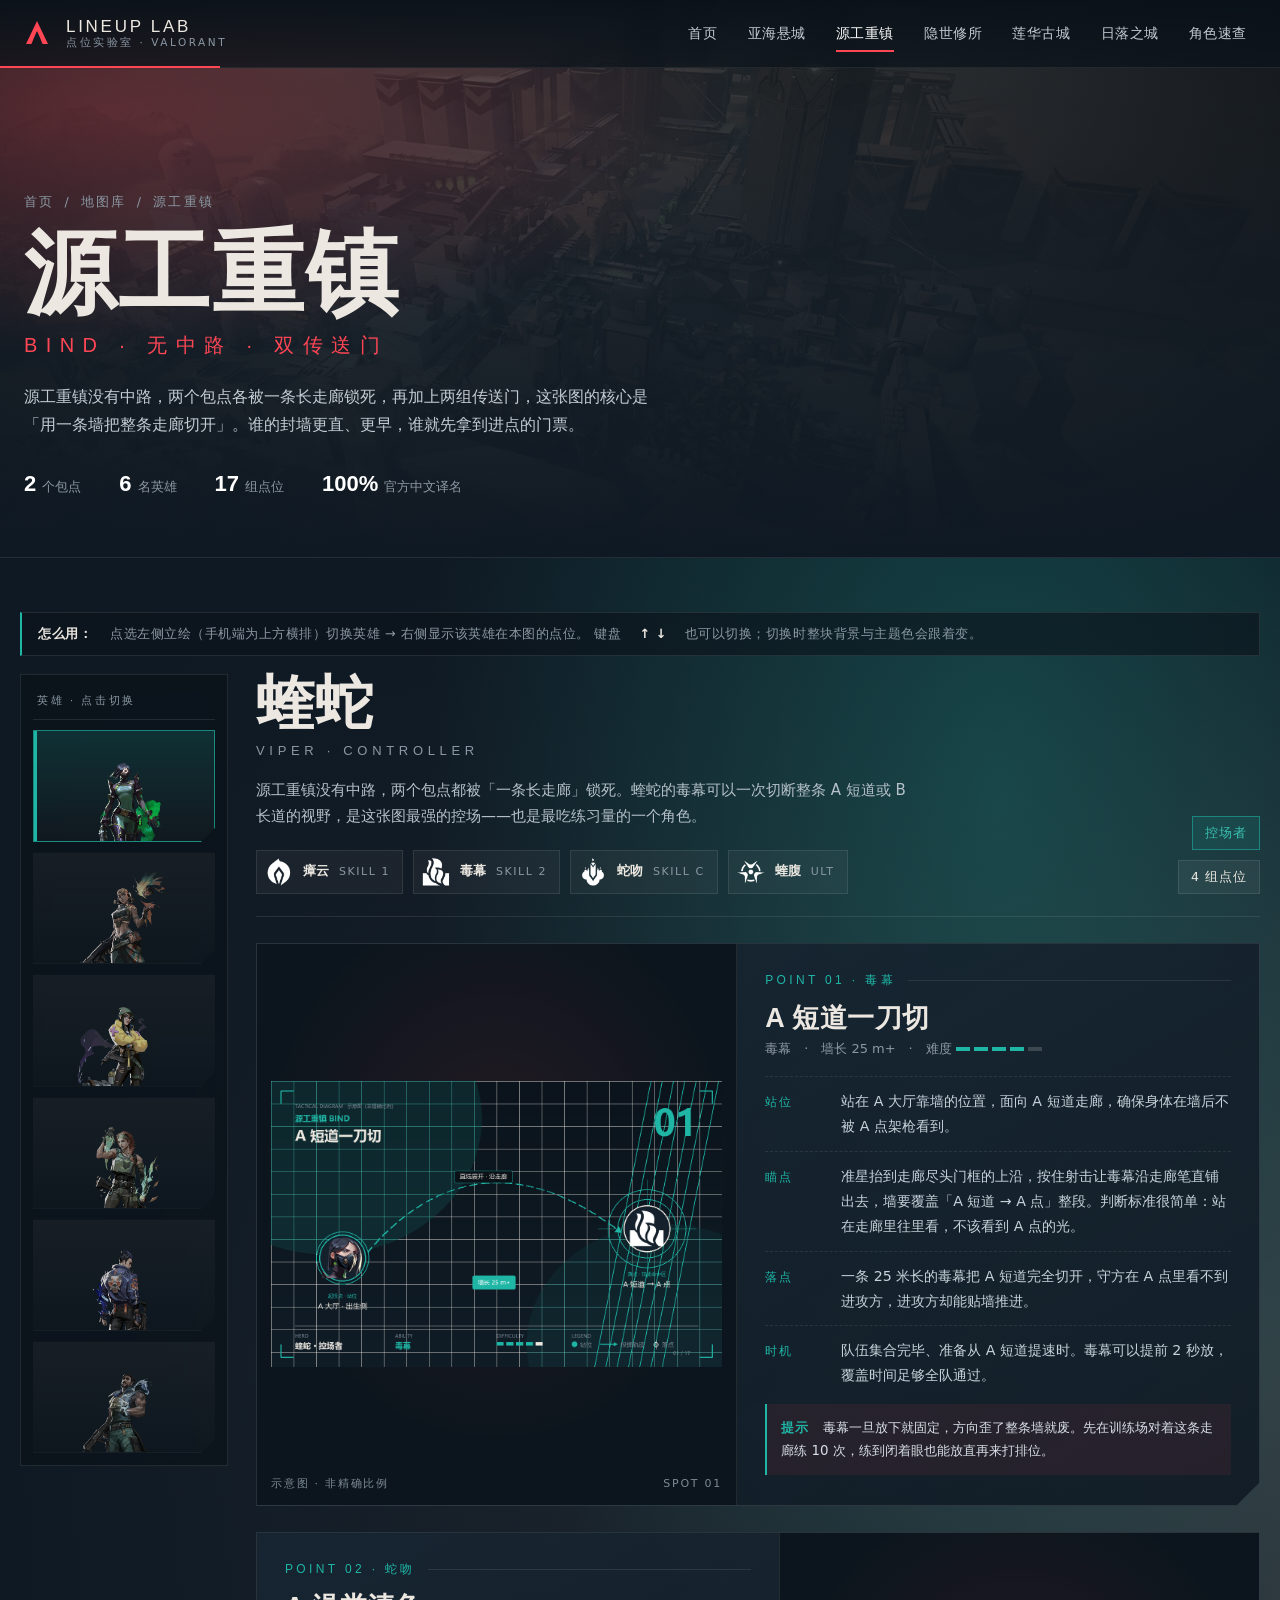
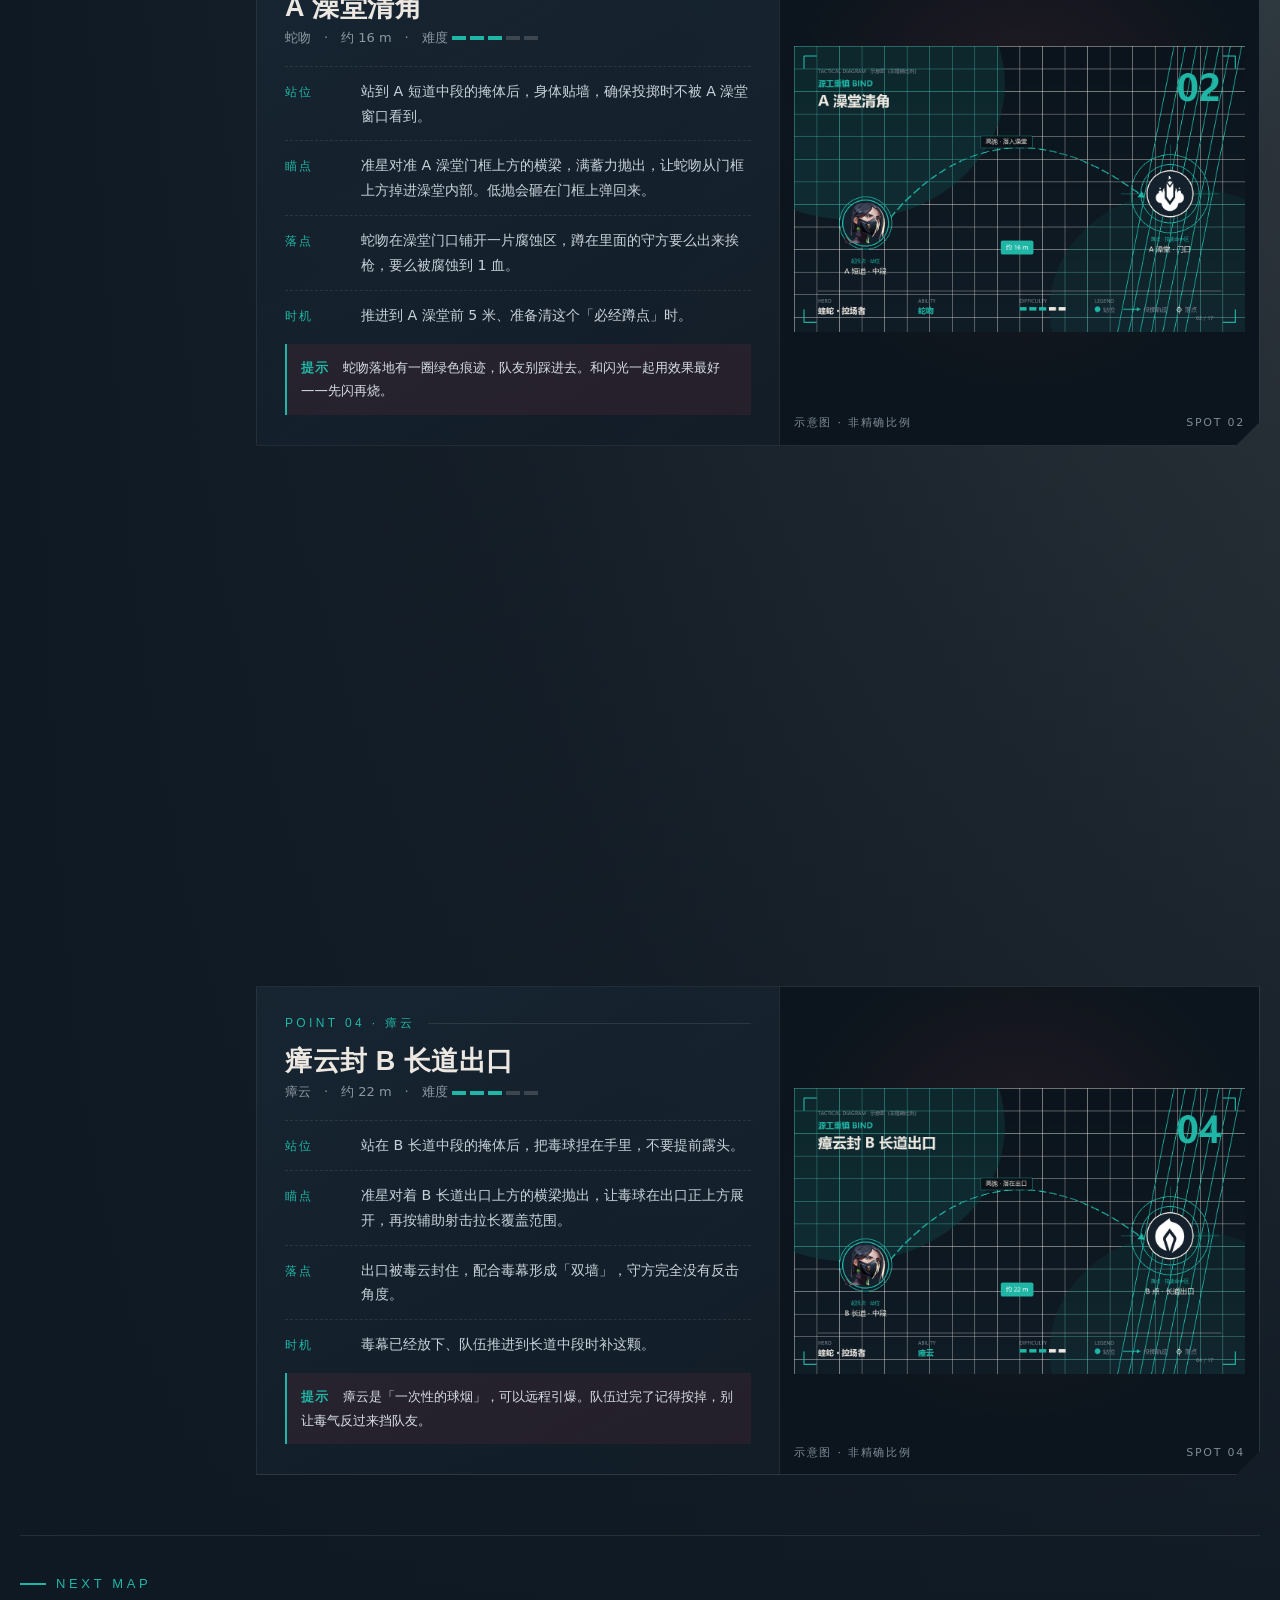
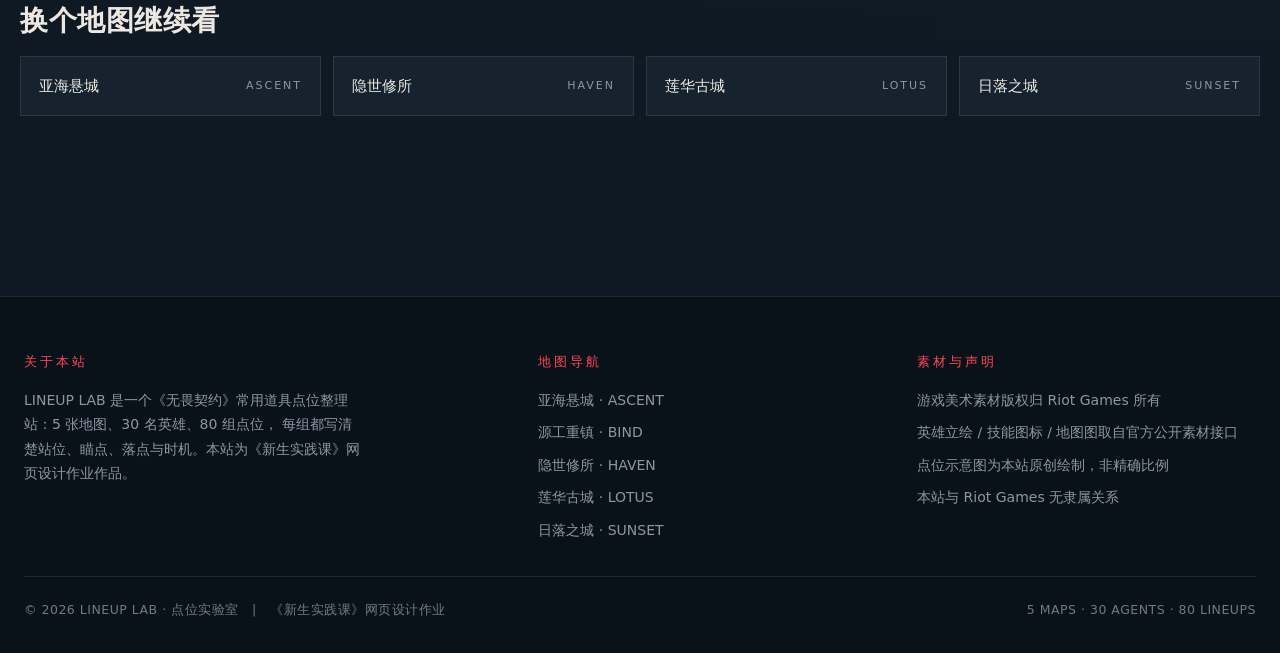
<file: web/bind.html>
<!DOCTYPE html>
<html lang="zh-CN">
<head>
<meta charset="utf-8">
<meta name="viewport" content="width=device-width, initial-scale=1">
<meta name="description" content="无畏契约源工重镇常用道具点位：6 名英雄、17 组点位，站位/瞄点/落点/时机全拆解。">
<meta name="author" content="《新生实践课》网页设计作业">
<meta name="keywords" content="无畏契约,VALORANT,道具点位,lineup,点位图,亚海悬城,源工重镇,隐世修所,莲华古城,日落之城">
<title>源工重镇 点位 · LINEUP LAB</title>
<link rel="icon" href="data:image/svg+xml,%3Csvg xmlns='http://www.w3.org/2000/svg' viewBox='0 0 32 32'%3E%3Crect width='32' height='32' fill='%230F1923'/%3E%3Cpath d='M8 24 L16 6 L24 24 L20 24 L16 14 L12 24 Z' fill='%23FF4655'/%3E%3C/svg%3E">
<link rel="stylesheet" href="../web/css/site.css">
<script>document.documentElement.className += " js";</script>
</head>
<body>
<a class="skip" href="#main">跳到主内容</a>
<header class="site-head">
  <div class="head-inner">
    <a class="brand" href="../index.html">
      <svg class="brand__mark" viewBox="0 0 34 34" aria-hidden="true">
        <path d="M6 27 L17 4 L28 27 L22.6 27 L17 14 L11.4 27 Z" fill="#FF4655"/>
        <path d="M13.4 22.6 L17 15 L20.6 22.6 Z" fill="#0F1923"/>
      </svg>
      <span class="brand__text">
        <span class="brand__name">LINEUP LAB</span>
        <span class="brand__sub">点位实验室 · VALORANT</span>
      </span>
    </a>
    <button class="nav-toggle" type="button" aria-label="展开导航" aria-expanded="false"><span></span></button>
    <nav class="nav" aria-label="主导航">
        <a href="../index.html">首页</a>
        <a href="../web/ascent.html">亚海悬城</a>
        <a href="../web/bind.html">源工重镇</a>
        <a href="../web/haven.html">隐世修所</a>
        <a href="../web/lotus.html">莲华古城</a>
        <a href="../web/sunset.html">日落之城</a>
        <a href="../web/agents.html">角色速查</a>
    </nav>
  </div>
</header>

<main id="main">
  <section class="map-hero">
    <img class="map-hero__img" src="../image/maps/bind_splash.jpg" alt="源工重镇 地图全景">
    <div class="map-hero__scrim"></div>
    <div class="wrap">
      <nav class="crumb" aria-label="面包屑">
        <a href="../index.html">首页</a><span>/</span><span>地图库</span><span>/</span><span>源工重镇</span>
      </nav>
      <h1 class="map-hero__title">源工重镇</h1>
      <div class="map-hero__en">BIND · 无中路 · 双传送门</div>
      <p class="map-hero__desc">源工重镇没有中路，两个包点各被一条长走廊锁死，再加上两组传送门，这张图的核心是「用一条墙把整条走廊切开」。谁的封墙更直、更早，谁就先拿到进点的门票。</p>
      <div class="map-hero__stats">
        <div><b>2</b>个包点</div>
        <div><b>6</b>名英雄</div>
        <div><b>17</b>组点位</div>
        <div><b>100%</b>官方中文译名</div>
      </div>
    </div>
  </section>

  <section class="lineup">
    <div class="agent-bg"><div class="agent-bg__layer is-on"></div><div class="agent-bg__layer"></div></div>
    <div class="agent-bg__veil"></div>
    <div class="wrap wrap--wide">
      <div class="lineup__hint">
        <b>怎么用：</b>点选左侧立绘（手机端为上方横排）切换英雄 → 右侧显示该英雄在本图的点位。
        键盘 <b>↑ ↓</b> 也可以切换；切换时整块背景与主题色会跟着变。
      </div>
      <div class="lineup__grid">
        <div class="rail" role="tablist" aria-label="选择英雄">
          <div class="rail__title">英雄 · 点击切换</div>
        <button class="rail__item is-active" type="button" role="tab" id="viper"
                aria-selected="true" tabindex="0"
                data-target="#panel-bind-viper" data-slug="viper"
                data-accent="#1FB6A6" data-bg="../image/agents/viper_bg.jpg" title="蝰蛇 · 控场者">
          <img class="rail__portrait" src="../image/agents/viper_full.webp" alt="蝰蛇 立绘" loading="lazy">
          <span class="rail__label">蝰蛇<em>CONTROLLER</em></span>
        </button>
        <button class="rail__item" type="button" role="tab" id="raze"
                aria-selected="false" tabindex="-1"
                data-target="#panel-bind-raze" data-slug="raze"
                data-accent="#FF4655" data-bg="../image/agents/raze_bg.jpg" title="雷兹 · 决斗者">
          <img class="rail__portrait" src="../image/agents/raze_full.webp" alt="雷兹 立绘" loading="lazy">
          <span class="rail__label">雷兹<em>DUELIST</em></span>
        </button>
        <button class="rail__item" type="button" role="tab" id="killjoy"
                aria-selected="false" tabindex="-1"
                data-target="#panel-bind-killjoy" data-slug="killjoy"
                data-accent="#4C86D9" data-bg="../image/agents/killjoy_bg.jpg" title="奇乐 · 哨卫">
          <img class="rail__portrait" src="../image/agents/killjoy_full.webp" alt="奇乐 立绘" loading="lazy">
          <span class="rail__label">奇乐<em>SENTINEL</em></span>
        </button>
        <button class="rail__item" type="button" role="tab" id="skye"
                aria-selected="false" tabindex="-1"
                data-target="#panel-bind-skye" data-slug="skye"
                data-accent="#E8A33D" data-bg="../image/agents/skye_bg.jpg" title="斯凯 · 先锋">
          <img class="rail__portrait" src="../image/agents/skye_full.webp" alt="斯凯 立绘" loading="lazy">
          <span class="rail__label">斯凯<em>INITIATOR</em></span>
        </button>
        <button class="rail__item" type="button" role="tab" id="yoru"
                aria-selected="false" tabindex="-1"
                data-target="#panel-bind-yoru" data-slug="yoru"
                data-accent="#FF4655" data-bg="../image/agents/yoru_bg.jpg" title="夜露 · 决斗者">
          <img class="rail__portrait" src="../image/agents/yoru_full.webp" alt="夜露 立绘" loading="lazy">
          <span class="rail__label">夜露<em>DUELIST</em></span>
        </button>
        <button class="rail__item" type="button" role="tab" id="harbor"
                aria-selected="false" tabindex="-1"
                data-target="#panel-bind-harbor" data-slug="harbor"
                data-accent="#1FB6A6" data-bg="../image/agents/harbor_bg.jpg" title="海神 · 控场者">
          <img class="rail__portrait" src="../image/agents/harbor_full.webp" alt="海神 立绘" loading="lazy">
          <span class="rail__label">海神<em>CONTROLLER</em></span>
        </button>
        </div>
        <div class="panels">
      <section class="panel is-active" id="panel-bind-viper" role="tabpanel"
               aria-label="蝰蛇 的点位">
        <div class="agent-head">
          <div>
            <h2 class="agent-head__name">蝰蛇</h2>
            <div class="agent-head__en">VIPER · CONTROLLER</div>
            <p class="agent-head__why">源工重镇没有中路，两个包点都被「一条长走廊」锁死。蝰蛇的毒幕可以一次切断整条 A 短道或 B 长道的视野，是这张图最强的控场——也是最吃练习量的一个角色。</p>
            <div class="abilities"><span class="ability"><img src="../image/abilities/viper_ability1.png" alt=""><b>瘴云</b><span>SKILL 1</span></span><span class="ability"><img src="../image/abilities/viper_ability2.png" alt=""><b>毒幕</b><span>SKILL 2</span></span><span class="ability"><img src="../image/abilities/viper_grenade.png" alt=""><b>蛇吻</b><span>SKILL C</span></span><span class="ability"><img src="../image/abilities/viper_ultimate.png" alt=""><b>蝰腹</b><span>ULT</span></span></div>
          </div>
          <div class="agent-head__side">
            <span class="chip chip--role" style="--rcolor:#1FB6A6">控场者</span>
            <span class="chip">4 组点位</span>
          </div>
        </div>
          <article class="spot reveal">
            <figure class="spot__figure">
              <img src="../image/spots/bind_viper_01.png"
                   alt="蝰蛇 在源工重镇的A 短道一刀切点位示意图" loading="lazy">
              <figcaption class="spot__figcap">
                <span>示意图 · 非精确比例</span><span>SPOT 01</span>
              </figcaption>
            </figure>
            <div class="spot__body">
              <div class="spot__index">POINT 01 · 毒幕</div>
              <h3 class="spot__title">A 短道一刀切</h3>
              <p class="spot__sub">毒幕　·　墙长 25 m+　·　难度
                <span class="diff"><i class="on"></i><i class="on"></i><i class="on"></i><i class="on"></i><i class=""></i></span></p>
              <dl class="spot__dl">
                <div><dt>站位</dt><dd>站在 A 大厅靠墙的位置，面向 A 短道走廊，确保身体在墙后不被 A 点架枪看到。</dd></div>
                <div><dt>瞄点</dt><dd>准星抬到走廊尽头门框的上沿，按住射击让毒幕沿走廊笔直铺出去，墙要覆盖「A 短道 → A 点」整段。判断标准很简单：站在走廊里往里看，不该看到 A 点的光。</dd></div>
                <div><dt>落点</dt><dd>一条 25 米长的毒幕把 A 短道完全切开，守方在 A 点里看不到进攻方，进攻方却能贴墙推进。</dd></div>
                <div><dt>时机</dt><dd>队伍集合完毕、准备从 A 短道提速时。毒幕可以提前 2 秒放，覆盖时间足够全队通过。</dd></div>
              </dl>
              <div class="spot__tip"><b>提示　</b>毒幕一旦放下就固定，方向歪了整条墙就废。先在训练场对着这条走廊练 10 次，练到闭着眼也能放直再来打排位。</div>
            </div>
          </article>
          <article class="spot reveal">
            <figure class="spot__figure">
              <img src="../image/spots/bind_viper_02.png"
                   alt="蝰蛇 在源工重镇的A 澡堂清角点位示意图" loading="lazy">
              <figcaption class="spot__figcap">
                <span>示意图 · 非精确比例</span><span>SPOT 02</span>
              </figcaption>
            </figure>
            <div class="spot__body">
              <div class="spot__index">POINT 02 · 蛇吻</div>
              <h3 class="spot__title">A 澡堂清角</h3>
              <p class="spot__sub">蛇吻　·　约 16 m　·　难度
                <span class="diff"><i class="on"></i><i class="on"></i><i class="on"></i><i class=""></i><i class=""></i></span></p>
              <dl class="spot__dl">
                <div><dt>站位</dt><dd>站到 A 短道中段的掩体后，身体贴墙，确保投掷时不被 A 澡堂窗口看到。</dd></div>
                <div><dt>瞄点</dt><dd>准星对准 A 澡堂门框上方的横梁，满蓄力抛出，让蛇吻从门框上方掉进澡堂内部。低抛会砸在门框上弹回来。</dd></div>
                <div><dt>落点</dt><dd>蛇吻在澡堂门口铺开一片腐蚀区，蹲在里面的守方要么出来挨枪，要么被腐蚀到 1 血。</dd></div>
                <div><dt>时机</dt><dd>推进到 A 澡堂前 5 米、准备清这个「必经蹲点」时。</dd></div>
              </dl>
              <div class="spot__tip"><b>提示　</b>蛇吻落地有一圈绿色痕迹，队友别踩进去。和闪光一起用效果最好——先闪再烧。</div>
            </div>
          </article>
          <article class="spot reveal">
            <figure class="spot__figure">
              <img src="../image/spots/bind_viper_03.png"
                   alt="蝰蛇 在源工重镇的B 长道毒幕点位示意图" loading="lazy">
              <figcaption class="spot__figcap">
                <span>示意图 · 非精确比例</span><span>SPOT 03</span>
              </figcaption>
            </figure>
            <div class="spot__body">
              <div class="spot__index">POINT 03 · 毒幕</div>
              <h3 class="spot__title">B 长道毒幕</h3>
              <p class="spot__sub">毒幕　·　墙长 28 m+　·　难度
                <span class="diff"><i class="on"></i><i class="on"></i><i class="on"></i><i class="on"></i><i class=""></i></span></p>
              <dl class="spot__dl">
                <div><dt>站位</dt><dd>站在 B 大厅靠墙位置，面向 B 长道，确保自己完全在墙后。</dd></div>
                <div><dt>瞄点</dt><dd>准星抬到 B 长道尽头门框的上沿，按住射击让毒幕沿长道笔直铺出去，覆盖「长道 → B 点」整段。</dd></div>
                <div><dt>落点</dt><dd>B 长道被一条墙切开，守方在 B 点里完全失去视野，队伍可以贴墙推进。</dd></div>
                <div><dt>时机</dt><dd>队伍集合完毕、从 B 长道提速时。</dd></div>
              </dl>
              <div class="spot__tip"><b>提示　</b>B 长道比 A 短道更窄，墙歪一点就会贴到墙上断开。练的时候盯着「墙的顶端是否笔直」。</div>
            </div>
          </article>
          <article class="spot reveal">
            <figure class="spot__figure">
              <img src="../image/spots/bind_viper_04.png"
                   alt="蝰蛇 在源工重镇的瘴云封 B 长道出口点位示意图" loading="lazy">
              <figcaption class="spot__figcap">
                <span>示意图 · 非精确比例</span><span>SPOT 04</span>
              </figcaption>
            </figure>
            <div class="spot__body">
              <div class="spot__index">POINT 04 · 瘴云</div>
              <h3 class="spot__title">瘴云封 B 长道出口</h3>
              <p class="spot__sub">瘴云　·　约 22 m　·　难度
                <span class="diff"><i class="on"></i><i class="on"></i><i class="on"></i><i class=""></i><i class=""></i></span></p>
              <dl class="spot__dl">
                <div><dt>站位</dt><dd>站在 B 长道中段的掩体后，把毒球捏在手里，不要提前露头。</dd></div>
                <div><dt>瞄点</dt><dd>准星对着 B 长道出口上方的横梁抛出，让毒球在出口正上方展开，再按辅助射击拉长覆盖范围。</dd></div>
                <div><dt>落点</dt><dd>出口被毒云封住，配合毒幕形成「双墙」，守方完全没有反击角度。</dd></div>
                <div><dt>时机</dt><dd>毒幕已经放下、队伍推进到长道中段时补这颗。</dd></div>
              </dl>
              <div class="spot__tip"><b>提示　</b>瘴云是「一次性的球烟」，可以远程引爆。队伍过完了记得按掉，别让毒气反过来挡队友。</div>
            </div>
          </article>
      </section>
      <section class="panel" id="panel-bind-raze" role="tabpanel"
               aria-label="雷兹 的点位">
        <div class="agent-head">
          <div>
            <h2 class="agent-head__name">雷兹</h2>
            <div class="agent-head__en">RAZE · DUELIST</div>
            <p class="agent-head__why">源工重镇的 A 短道和 B 长道都是「一条直线」，雷兹的集束手雷沿直线扔出去几乎必中，还能把守方从掩体后炸出来。她在这张图的点位，本质是「用爆炸物代替闪光」。</p>
            <div class="abilities"><span class="ability"><img src="../image/abilities/raze_ability1.png" alt=""><b>惊喜翻腾</b><span>SKILL 1</span></span><span class="ability"><img src="../image/abilities/raze_ability2.png" alt=""><b>彩雷飞溅</b><span>SKILL 2</span></span><span class="ability"><img src="../image/abilities/raze_grenade.png" alt=""><b>花车巡游</b><span>SKILL C</span></span><span class="ability"><img src="../image/abilities/raze_ultimate.png" alt=""><b>晚安焰火</b><span>ULT</span></span></div>
          </div>
          <div class="agent-head__side">
            <span class="chip chip--role" style="--rcolor:#FF4655">决斗者</span>
            <span class="chip">3 组点位</span>
          </div>
        </div>
          <article class="spot reveal">
            <figure class="spot__figure">
              <img src="../image/spots/bind_raze_05.png"
                   alt="雷兹 在源工重镇的A 短道尽头清包点点位示意图" loading="lazy">
              <figcaption class="spot__figcap">
                <span>示意图 · 非精确比例</span><span>SPOT 01</span>
              </figcaption>
            </figure>
            <div class="spot__body">
              <div class="spot__index">POINT 01 · 彩雷飞溅</div>
              <h3 class="spot__title">A 短道尽头清包点</h3>
              <p class="spot__sub">彩雷飞溅　·　约 22 m　·　难度
                <span class="diff"><i class="on"></i><i class="on"></i><i class="on"></i><i class=""></i><i class=""></i></span></p>
              <dl class="spot__dl">
                <div><dt>站位</dt><dd>站在 A 短道入口的拐角后，先探一眼确认 A 点没人贴脸，再准备投掷。</dd></div>
                <div><dt>瞄点</dt><dd>准星仰角抬到 45°，对准 A 短道尽头的天花板边缘，满蓄力抛出，让手雷在包点上方炸开。</dd></div>
                <div><dt>落点</dt><dd>五颗子雷覆盖 A 点包点，蹲点的守方必须移动，而移动就会露头。</dd></div>
                <div><dt>时机</dt><dd>队友准备进点的前 1 秒，手雷爆开的瞬间队友同步进场收割。</dd></div>
              </dl>
              <div class="spot__tip"><b>提示　</b>手雷有弹跳特性，别贴着墙扔，不然会弹回来炸到自己人。</div>
            </div>
          </article>
          <article class="spot reveal">
            <figure class="spot__figure">
              <img src="../image/spots/bind_raze_06.png"
                   alt="雷兹 在源工重镇的B 长道火箭跳抢高点点位示意图" loading="lazy">
              <figcaption class="spot__figcap">
                <span>示意图 · 非精确比例</span><span>SPOT 02</span>
              </figcaption>
            </figure>
            <div class="spot__body">
              <div class="spot__index">POINT 02 · 惊喜翻腾</div>
              <h3 class="spot__title">B 长道火箭跳抢高点</h3>
              <p class="spot__sub">惊喜翻腾　·　垂直 5 m　·　难度
                <span class="diff"><i class="on"></i><i class="on"></i><i class="on"></i><i class="on"></i><i class=""></i></span></p>
              <dl class="spot__dl">
                <div><dt>站位</dt><dd>站到 B 长道中段的墙边，面朝平台方向，确认头顶没有遮挡。</dd></div>
                <div><dt>瞄点</dt><dd>准星向下压 45°，对着脚下偏后的地面完成火箭跳，空中把准星甩向平台边缘。</dd></div>
                <div><dt>落点</dt><dd>直接站上 B 长道上方的高点，俯视整条长道，守方的架枪位全部暴露。</dd></div>
                <div><dt>时机</dt><dd>队伍准备从 B 长道强推时先抢高点；或者残局用来绕后。</dd></div>
              </dl>
              <div class="spot__tip"><b>提示　</b>火箭跳会掉血，起跳前确保血量健康。落点选平台内侧，别掉回长道。</div>
            </div>
          </article>
          <article class="spot reveal">
            <figure class="spot__figure">
              <img src="../image/spots/bind_raze_07.png"
                   alt="雷兹 在源工重镇的B 长道集束手雷点位示意图" loading="lazy">
              <figcaption class="spot__figcap">
                <span>示意图 · 非精确比例</span><span>SPOT 03</span>
              </figcaption>
            </figure>
            <div class="spot__body">
              <div class="spot__index">POINT 03 · 彩雷飞溅</div>
              <h3 class="spot__title">B 长道集束手雷</h3>
              <p class="spot__sub">彩雷飞溅　·　约 24 m　·　难度
                <span class="diff"><i class="on"></i><i class="on"></i><i class="on"></i><i class=""></i><i class=""></i></span></p>
              <dl class="spot__dl">
                <div><dt>站位</dt><dd>站在 B 长道入口的拐角后，先确认长道里没有贴脸的敌人。</dd></div>
                <div><dt>瞄点</dt><dd>准星抬高对准长道尽头的天花板，满蓄力抛出，让手雷在 B 点出口处炸开。</dd></div>
                <div><dt>落点</dt><dd>五颗子雷覆盖 B 长道出口，守方的架枪位被迫放弃。</dd></div>
                <div><dt>时机</dt><dd>队友准备从 B 长道进点的前 1 秒。</dd></div>
              </dl>
              <div class="spot__tip"><b>提示　</b>B 长道是直线，手雷几乎不会偏。但长道太窄，扔之前确认队友不在落点上。</div>
            </div>
          </article>
      </section>
      <section class="panel" id="panel-bind-killjoy" role="tabpanel"
               aria-label="奇乐 的点位">
        <div class="agent-head">
          <div>
            <h2 class="agent-head__name">奇乐</h2>
            <div class="agent-head__en">KILLJOY · SENTINEL</div>
            <p class="agent-head__why">源工重镇的两个包点入口都很窄，奇乐的炮台加纳米蜂群，可以把 A 短道 / B 长道入口变成一条「进不来」的走廊——这是最省枪法的守点方式。</p>
            <div class="abilities"><span class="ability"><img src="../image/abilities/killjoy_grenade.png" alt=""><b>纳米蜂群</b><span>SKILL C</span></span><span class="ability"><img src="../image/abilities/killjoy_ability1.png" alt=""><b>自动哨兵</b><span>SKILL 1</span></span><span class="ability"><img src="../image/abilities/killjoy_ability2.png" alt=""><b>哨戒炮台</b><span>SKILL 2</span></span><span class="ability"><img src="../image/abilities/killjoy_ultimate.png" alt=""><b>全面封锁</b><span>ULT</span></span></div>
          </div>
          <div class="agent-head__side">
            <span class="chip chip--role" style="--rcolor:#4C86D9">哨卫</span>
            <span class="chip">3 组点位</span>
          </div>
        </div>
          <article class="spot reveal">
            <figure class="spot__figure">
              <img src="../image/spots/bind_killjoy_08.png"
                   alt="奇乐 在源工重镇的A 点守点炮台点位示意图" loading="lazy">
              <figcaption class="spot__figcap">
                <span>示意图 · 非精确比例</span><span>SPOT 01</span>
              </figcaption>
            </figure>
            <div class="spot__body">
              <div class="spot__index">POINT 01 · 哨戒炮台</div>
              <h3 class="spot__title">A 点守点炮台</h3>
              <p class="spot__sub">哨戒炮台　·　射程约 30 m　·　难度
                <span class="diff"><i class="on"></i><i class="on"></i><i class=""></i><i class=""></i><i class=""></i></span></p>
              <dl class="spot__dl">
                <div><dt>站位</dt><dd>站在 A 点塔楼下方的箱子后，蹲下，把炮台放在能看到 A 短道出口的角落。</dd></div>
                <div><dt>瞄点</dt><dd>炮台要偏向 A 短道出口方向并稍微抬高，覆盖「A 短道 → A 点」的整段推进路线。</dd></div>
                <div><dt>落点</dt><dd>炮台持续压制 A 短道出口，敌人一出来就被打，还能替你报点。</dd></div>
                <div><dt>时机</dt><dd>每回合开局放在 A 点；如果队伍换点，用召回带走。</dd></div>
              </dl>
              <div class="spot__tip"><b>提示　</b>炮台不要放在包点正中央。放在侧面夹角里，对面要转身才能打掉它。</div>
            </div>
          </article>
          <article class="spot reveal">
            <figure class="spot__figure">
              <img src="../image/spots/bind_killjoy_09.png"
                   alt="奇乐 在源工重镇的B 长道入口封路点位示意图" loading="lazy">
              <figcaption class="spot__figcap">
                <span>示意图 · 非精确比例</span><span>SPOT 02</span>
              </figcaption>
            </figure>
            <div class="spot__body">
              <div class="spot__index">POINT 02 · 纳米蜂群</div>
              <h3 class="spot__title">B 长道入口封路</h3>
              <p class="spot__sub">纳米蜂群　·　约 20 m　·　难度
                <span class="diff"><i class="on"></i><i class="on"></i><i class=""></i><i class=""></i><i class=""></i></span></p>
              <dl class="spot__dl">
                <div><dt>站位</dt><dd>站在 B 点窗口下方的墙后，把蜂群捏在手里，不要提前露头。</dd></div>
                <div><dt>瞄点</dt><dd>准星对准 B 长道出口的地面（略微抬高，避开门口的道具），扔出去让它在出口铺开。</dd></div>
                <div><dt>落点</dt><dd>一片纳米蜂群覆盖 B 长道出口，敌人踩上去掉血加减速，强行进点就是送。</dd></div>
                <div><dt>时机</dt><dd>听到 B 长道有脚步、或者对面开始提速时立刻丢。</dd></div>
              </dl>
              <div class="spot__tip"><b>提示　</b>蜂群可以手动引爆。看到人踩进去再按，伤害比提前铺开更集中。</div>
            </div>
          </article>
          <article class="spot reveal">
            <figure class="spot__figure">
              <img src="../image/spots/bind_killjoy_10.png"
                   alt="奇乐 在源工重镇的B 点自动哨兵卡口点位示意图" loading="lazy">
              <figcaption class="spot__figcap">
                <span>示意图 · 非精确比例</span><span>SPOT 03</span>
              </figcaption>
            </figure>
            <div class="spot__body">
              <div class="spot__index">POINT 03 · 自动哨兵</div>
              <h3 class="spot__title">B 点自动哨兵卡口</h3>
              <p class="spot__sub">自动哨兵　·　触发范围约 12 m　·　难度
                <span class="diff"><i class="on"></i><i class="on"></i><i class=""></i><i class=""></i><i class=""></i></span></p>
              <dl class="spot__dl">
                <div><dt>站位</dt><dd>站在 B 点窗口下方的墙后，把哨兵贴在长道出口侧面的地面上。</dd></div>
                <div><dt>瞄点</dt><dd>哨兵朝向 B 长道出口，贴着实体的侧面，让对面要进来才能打到它。</dd></div>
                <div><dt>落点</dt><dd>有人从 B 长道出来就会触发，减速并暴露位置，配合炮台形成双层防线。</dd></div>
                <div><dt>时机</dt><dd>开局部署；守 B 点时和炮台错开位置，别两个道具放一起被一发清掉。</dd></div>
              </dl>
              <div class="spot__tip"><b>提示　</b>自动哨兵的触发范围是球形。贴地放比架高更稳，因为对面进门第一脚就会踩到。</div>
            </div>
          </article>
      </section>
      <section class="panel" id="panel-bind-skye" role="tabpanel"
               aria-label="斯凯 的点位">
        <div class="agent-head">
          <div>
            <h2 class="agent-head__name">斯凯</h2>
            <div class="agent-head__en">SKYE · INITIATOR</div>
            <p class="agent-head__why">源工重镇的两个包点都要经过长走廊，斯凯的引路之隼可以隔墙闪、辟林之虎能探路，她是这张图最好的「开路先锋」——一个鸟换来全队 5 秒的推进窗口。</p>
            <div class="abilities"><span class="ability"><img src="../image/abilities/skye_ability1.png" alt=""><b>辟林之虎</b><span>SKILL 1</span></span><span class="ability"><img src="../image/abilities/skye_ability2.png" alt=""><b>引路之隼</b><span>SKILL 2</span></span><span class="ability"><img src="../image/abilities/skye_grenade.png" alt=""><b>愈生之息</b><span>SKILL C</span></span><span class="ability"><img src="../image/abilities/skye_ultimate.png" alt=""><b>追猎之灵</b><span>ULT</span></span></div>
          </div>
          <div class="agent-head__side">
            <span class="chip chip--role" style="--rcolor:#E8A33D">先锋</span>
            <span class="chip">3 组点位</span>
          </div>
        </div>
          <article class="spot reveal">
            <figure class="spot__figure">
              <img src="../image/spots/bind_skye_11.png"
                   alt="斯凯 在源工重镇的A 短道隔墙闪点位示意图" loading="lazy">
              <figcaption class="spot__figcap">
                <span>示意图 · 非精确比例</span><span>SPOT 01</span>
              </figcaption>
            </figure>
            <div class="spot__body">
              <div class="spot__index">POINT 01 · 引路之隼</div>
              <h3 class="spot__title">A 短道隔墙闪</h3>
              <p class="spot__sub">引路之隼　·　约 18 m　·　难度
                <span class="diff"><i class="on"></i><i class="on"></i><i class="on"></i><i class=""></i><i class=""></i></span></p>
              <dl class="spot__dl">
                <div><dt>站位</dt><dd>站在 A 短道中段的墙后，完全不需要露身位，按住技能键把鸟放出去。</dd></div>
                <div><dt>瞄点</dt><dd>放出鸟后操控它贴着天花板飞，绕过 A 短道尽头的门框，在 A 点包点上空引爆。</dd></div>
                <div><dt>落点</dt><dd>A 点包点和塔楼方向同时白屏，队友可以贴脸进点。</dd></div>
                <div><dt>时机</dt><dd>队伍已经在短道里排好、准备同步进点的瞬间。</dd></div>
              </dl>
              <div class="spot__tip"><b>提示　</b>鸟被打掉就白给了。飞行路线要贴着高处走，别走直线被人一枪点掉。</div>
            </div>
          </article>
          <article class="spot reveal">
            <figure class="spot__figure">
              <img src="../image/spots/bind_skye_12.png"
                   alt="斯凯 在源工重镇的B 长道探路并震晕点位示意图" loading="lazy">
              <figcaption class="spot__figcap">
                <span>示意图 · 非精确比例</span><span>SPOT 02</span>
              </figcaption>
            </figure>
            <div class="spot__body">
              <div class="spot__index">POINT 02 · 辟林之虎</div>
              <h3 class="spot__title">B 长道探路并震晕</h3>
              <p class="spot__sub">辟林之虎　·　约 25 m　·　难度
                <span class="diff"><i class="on"></i><i class="on"></i><i class=""></i><i class=""></i><i class=""></i></span></p>
              <dl class="spot__dl">
                <div><dt>站位</dt><dd>站在 B 长道入口拐角后，先放虎、再跟着走。</dd></div>
                <div><dt>瞄点</dt><dd>放出虎后一直往前推，操控它撞向 B 长道出口的墙角，让震荡覆盖出口。</dd></div>
                <div><dt>落点</dt><dd>出口附近的守方被震晕并暴露位置，队伍顺着长道直接进点。</dd></div>
                <div><dt>时机</dt><dd>队伍进 B 长道的第一时间。虎被打了也没关系，至少消耗了对面的子弹和位置。</dd></div>
              </dl>
              <div class="spot__tip"><b>提示　</b>虎撞墙会停下，别对着墙推。出口右侧的箱子后面是最常见的蹲点，先撞那里。</div>
            </div>
          </article>
          <article class="spot reveal">
            <figure class="spot__figure">
              <img src="../image/spots/bind_skye_13.png"
                   alt="斯凯 在源工重镇的B 大厅隔墙闪点位示意图" loading="lazy">
              <figcaption class="spot__figcap">
                <span>示意图 · 非精确比例</span><span>SPOT 03</span>
              </figcaption>
            </figure>
            <div class="spot__body">
              <div class="spot__index">POINT 03 · 引路之隼</div>
              <h3 class="spot__title">B 大厅隔墙闪</h3>
              <p class="spot__sub">引路之隼　·　约 20 m　·　难度
                <span class="diff"><i class="on"></i><i class="on"></i><i class="on"></i><i class=""></i><i class=""></i></span></p>
              <dl class="spot__dl">
                <div><dt>站位</dt><dd>站在 B 大厅的掩体后，按住技能键把鸟放出去。</dd></div>
                <div><dt>瞄点</dt><dd>鸟贴着天花板飞，绕过 B 大厅的门框，在包点上空引爆。</dd></div>
                <div><dt>落点</dt><dd>B 点守方被闪，队伍可以从长道直接进。</dd></div>
                <div><dt>时机</dt><dd>队伍已经贴到 B 长道中段、准备进门时。</dd></div>
              </dl>
              <div class="spot__tip"><b>提示　</b>B 大厅的门框比 A 点低，鸟要贴着门框上沿飞，不要贴着地面。</div>
            </div>
          </article>
      </section>
      <section class="panel" id="panel-bind-yoru" role="tabpanel"
               aria-label="夜露 的点位">
        <div class="agent-head">
          <div>
            <h2 class="agent-head__name">夜露</h2>
            <div class="agent-head__en">YORU · DUELIST</div>
            <p class="agent-head__why">源工重镇的传送门让「绕后」变成常规战术，夜露的传送门加假身，可以把这套机制玩到极致——他在这张图的点位不是「扔」，而是「放个门，然后从对面想不到的角度出现」。</p>
            <div class="abilities"><span class="ability"><img src="../image/abilities/yoru_grenade.png" alt=""><b>出其不意</b><span>SKILL C</span></span><span class="ability"><img src="../image/abilities/yoru_ability1.png" alt=""><b>攻其不备</b><span>SKILL 1</span></span><span class="ability"><img src="../image/abilities/yoru_ability2.png" alt=""><b>不请自来</b><span>SKILL 2</span></span><span class="ability"><img src="../image/abilities/yoru_ultimate.png" alt=""><b>神鬼不觉</b><span>ULT</span></span></div>
          </div>
          <div class="agent-head__side">
            <span class="chip chip--role" style="--rcolor:#FF4655">决斗者</span>
            <span class="chip">2 组点位</span>
          </div>
        </div>
          <article class="spot reveal">
            <figure class="spot__figure">
              <img src="../image/spots/bind_yoru_14.png"
                   alt="夜露 在源工重镇的A 短道传送门绕后点位示意图" loading="lazy">
              <figcaption class="spot__figcap">
                <span>示意图 · 非精确比例</span><span>SPOT 01</span>
              </figcaption>
            </figure>
            <div class="spot__body">
              <div class="spot__index">POINT 01 · 不请自来</div>
              <h3 class="spot__title">A 短道传送门绕后</h3>
              <p class="spot__sub">不请自来　·　约 28 m　·　难度
                <span class="diff"><i class="on"></i><i class="on"></i><i class="on"></i><i class="on"></i><i class=""></i></span></p>
              <dl class="spot__dl">
                <div><dt>站位</dt><dd>站在 A 大厅传送器旁的墙后，先把传送门放在 A 点背面墙角。</dd></div>
                <div><dt>瞄点</dt><dd>传送门不需要瞄准，重点是落点：选 A 点包点背面，避开守方「A 塔楼」的常规视线。</dd></div>
                <div><dt>落点</dt><dd>瞬间出现在 A 点背后，和正面队伍形成前后夹击。</dd></div>
                <div><dt>时机</dt><dd>正面队伍已经开火、守方转头的那一秒。传送有 1 秒多前摇，太早会被守。</dd></div>
              </dl>
              <div class="spot__tip"><b>提示　</b>传送前先放个假身骗一下。对面打假身的那 2 秒，就是你的传送窗口。</div>
            </div>
          </article>
          <article class="spot reveal">
            <figure class="spot__figure">
              <img src="../image/spots/bind_yoru_15.png"
                   alt="夜露 在源工重镇的B 长道假身骗枪点位示意图" loading="lazy">
              <figcaption class="spot__figcap">
                <span>示意图 · 非精确比例</span><span>SPOT 02</span>
              </figcaption>
            </figure>
            <div class="spot__body">
              <div class="spot__index">POINT 02 · 出其不意</div>
              <h3 class="spot__title">B 长道假身骗枪</h3>
              <p class="spot__sub">出其不意　·　约 24 m　·　难度
                <span class="diff"><i class="on"></i><i class="on"></i><i class="on"></i><i class=""></i><i class=""></i></span></p>
              <dl class="spot__dl">
                <div><dt>站位</dt><dd>站在 B 长道入口的拐角后，放出假身后立刻贴墙跟进。</dd></div>
                <div><dt>瞄点</dt><dd>操控假身沿长道直冲出口，它会模仿你的移动动作，逼守方开枪。</dd></div>
                <div><dt>落点</dt><dd>守方被迫开枪、暴露位置，你顺着假身的方向补枪。</dd></div>
                <div><dt>时机</dt><dd>队伍准备进 B 长道的瞬间。假身和真人要错开 1 秒进场。</dd></div>
              </dl>
              <div class="spot__tip"><b>提示　</b>假身不会致盲，它只是纯粹的诱饵。价值来自「骗出子弹和位置」，别指望它帮你打人。</div>
            </div>
          </article>
      </section>
      <section class="panel" id="panel-bind-harbor" role="tabpanel"
               aria-label="海神 的点位">
        <div class="agent-head">
          <div>
            <h2 class="agent-head__name">海神</h2>
            <div class="agent-head__en">HARBOR · CONTROLLER</div>
            <p class="agent-head__why">源工重镇没有中路、包点入口单一，海神的狂潮水墙可以顺着走廊推过去，把整条 A 短道变成「移动掩体」——他的烟是唯一能跟着队伍一起走的。</p>
            <div class="abilities"><span class="ability"><img src="../image/abilities/harbor_ability1.png" alt=""><b>狂潮</b><span>SKILL 1</span></span><span class="ability"><img src="../image/abilities/harbor_grenade.png" alt=""><b>乱涌</b><span>SKILL C</span></span><span class="ability"><img src="../image/abilities/harbor_ability2.png" alt=""><b>海盾</b><span>SKILL 2</span></span><span class="ability"><img src="../image/abilities/harbor_ultimate.png" alt=""><b>怒涛</b><span>ULT</span></span></div>
          </div>
          <div class="agent-head__side">
            <span class="chip chip--role" style="--rcolor:#1FB6A6">控场者</span>
            <span class="chip">2 组点位</span>
          </div>
        </div>
          <article class="spot reveal">
            <figure class="spot__figure">
              <img src="../image/spots/bind_harbor_16.png"
                   alt="海神 在源工重镇的A 短道推墙点位示意图" loading="lazy">
              <figcaption class="spot__figcap">
                <span>示意图 · 非精确比例</span><span>SPOT 01</span>
              </figcaption>
            </figure>
            <div class="spot__body">
              <div class="spot__index">POINT 01 · 狂潮</div>
              <h3 class="spot__title">A 短道推墙</h3>
              <p class="spot__sub">狂潮　·　墙长 25 m　·　难度
                <span class="diff"><i class="on"></i><i class="on"></i><i class=""></i><i class=""></i><i class=""></i></span></p>
              <dl class="spot__dl">
                <div><dt>站位</dt><dd>站在 A 大厅走廊口，面向 A 短道，确保水墙能顺着走廊推出去。</dd></div>
                <div><dt>瞄点</dt><dd>准星压在地面向前按住射击，水墙会沿直线推过去，高度足够挡住站立视野。</dd></div>
                <div><dt>落点</dt><dd>整条 A 短道被水墙覆盖，队伍可以贴着墙一路推到 A 点。</dd></div>
                <div><dt>时机</dt><dd>队伍集合后、从 A 短道提速的那一刻。</dd></div>
              </dl>
              <div class="spot__tip"><b>提示　</b>水墙移动慢，别自己跑在前面。墙到了再跟，队友跟墙推进最安全。</div>
            </div>
          </article>
          <article class="spot reveal">
            <figure class="spot__figure">
              <img src="../image/spots/bind_harbor_17.png"
                   alt="海神 在源工重镇的B 长道挡枪推进点位示意图" loading="lazy">
              <figcaption class="spot__figcap">
                <span>示意图 · 非精确比例</span><span>SPOT 02</span>
              </figcaption>
            </figure>
            <div class="spot__body">
              <div class="spot__index">POINT 02 · 海盾</div>
              <h3 class="spot__title">B 长道挡枪推进</h3>
              <p class="spot__sub">海盾　·　约 20 m　·　难度
                <span class="diff"><i class="on"></i><i class="on"></i><i class=""></i><i class=""></i><i class=""></i></span></p>
              <dl class="spot__dl">
                <div><dt>站位</dt><dd>站在 B 长道中段的掩体后，把海盾捏在手里等队友到位。</dd></div>
                <div><dt>瞄点</dt><dd>准星对准 B 长道出口方向向前抛出，让水球在出口前方展开成一面挡弹盾。</dd></div>
                <div><dt>落点</dt><dd>水盾挡住 B 长道出口的正面枪线，队伍可以安全贴到出口。</dd></div>
                <div><dt>时机</dt><dd>B 长道被架死、队伍推不动的时候。</dd></div>
              </dl>
              <div class="spot__tip"><b>提示　</b>水盾只能挡子弹、挡不住技能。对面有雷兹 / 奇乐时，先清道具再推。</div>
            </div>
          </article>
      </section>
        </div>
      </div>

      <div class="map-switch">
        <span class="eyebrow">NEXT MAP</span>
        <h2 class="section-title" style="font-size:clamp(20px,2.4vw,28px);margin-top:10px;">换个地图继续看</h2>
        <div class="map-switch__list">
          <a class="map-switch__item" href="ascent.html"><span>亚海悬城</span><em>ASCENT</em></a><a class="map-switch__item" href="haven.html"><span>隐世修所</span><em>HAVEN</em></a><a class="map-switch__item" href="lotus.html"><span>莲华古城</span><em>LOTUS</em></a><a class="map-switch__item" href="sunset.html"><span>日落之城</span><em>SUNSET</em></a>
        </div>
      </div>
    </div>
  </section>
</main>
<footer class="site-foot">
  <div class="wrap">
    <div class="foot-grid">
      <div>
        <div class="foot-title">关于本站</div>
        <p style="color:var(--muted);font-size:14px;max-width:38ch;margin:0;">
          LINEUP LAB 是一个《无畏契约》常用道具点位整理站：5 张地图、30 名英雄、80 组点位，
          每组都写清楚站位、瞄点、落点与时机。本站为《新生实践课》网页设计作业作品。
        </p>
      </div>
      <div>
        <div class="foot-title">地图导航</div>
        <ul class="foot-list">
        <li><a href="../web/ascent.html">亚海悬城 · ASCENT</a></li>
        <li><a href="../web/bind.html">源工重镇 · BIND</a></li>
        <li><a href="../web/haven.html">隐世修所 · HAVEN</a></li>
        <li><a href="../web/lotus.html">莲华古城 · LOTUS</a></li>
        <li><a href="../web/sunset.html">日落之城 · SUNSET</a></li>
        </ul>
      </div>
      <div>
        <div class="foot-title">素材与声明</div>
        <ul class="foot-list">
          <li>游戏美术素材版权归 Riot Games 所有</li>
          <li>英雄立绘 / 技能图标 / 地图图取自官方公开素材接口</li>
          <li>点位示意图为本站原创绘制，非精确比例</li>
          <li>本站与 Riot Games 无隶属关系</li>
        </ul>
      </div>
    </div>
    <div class="foot-bottom">
      <span>© 2026 LINEUP LAB · 点位实验室　|　《新生实践课》网页设计作业</span>
      <span>5 MAPS · 30 AGENTS · 80 LINEUPS</span>
    </div>
  </div>
</footer>
<button class="to-top" type="button" aria-label="回到顶部">↑</button>
<script src="../web/js/site.js"></script>
</body>
</html>
</file>
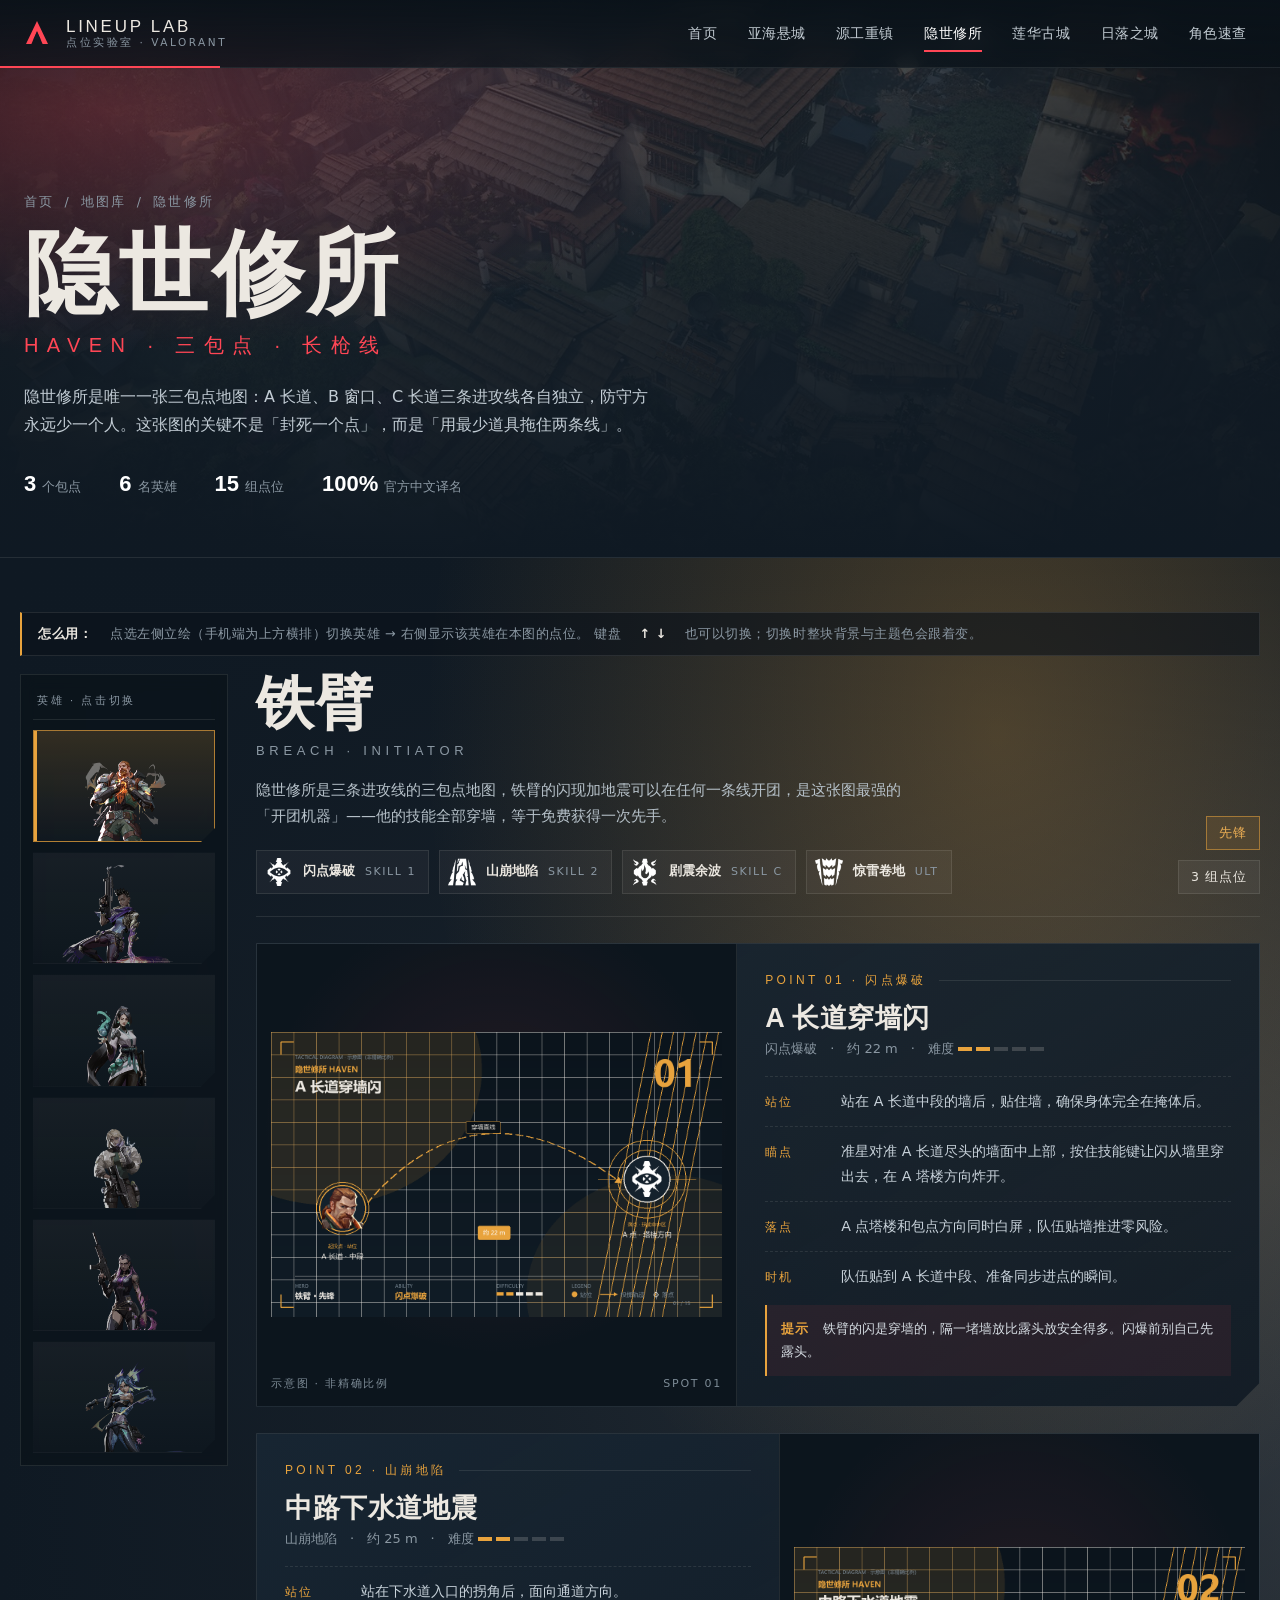
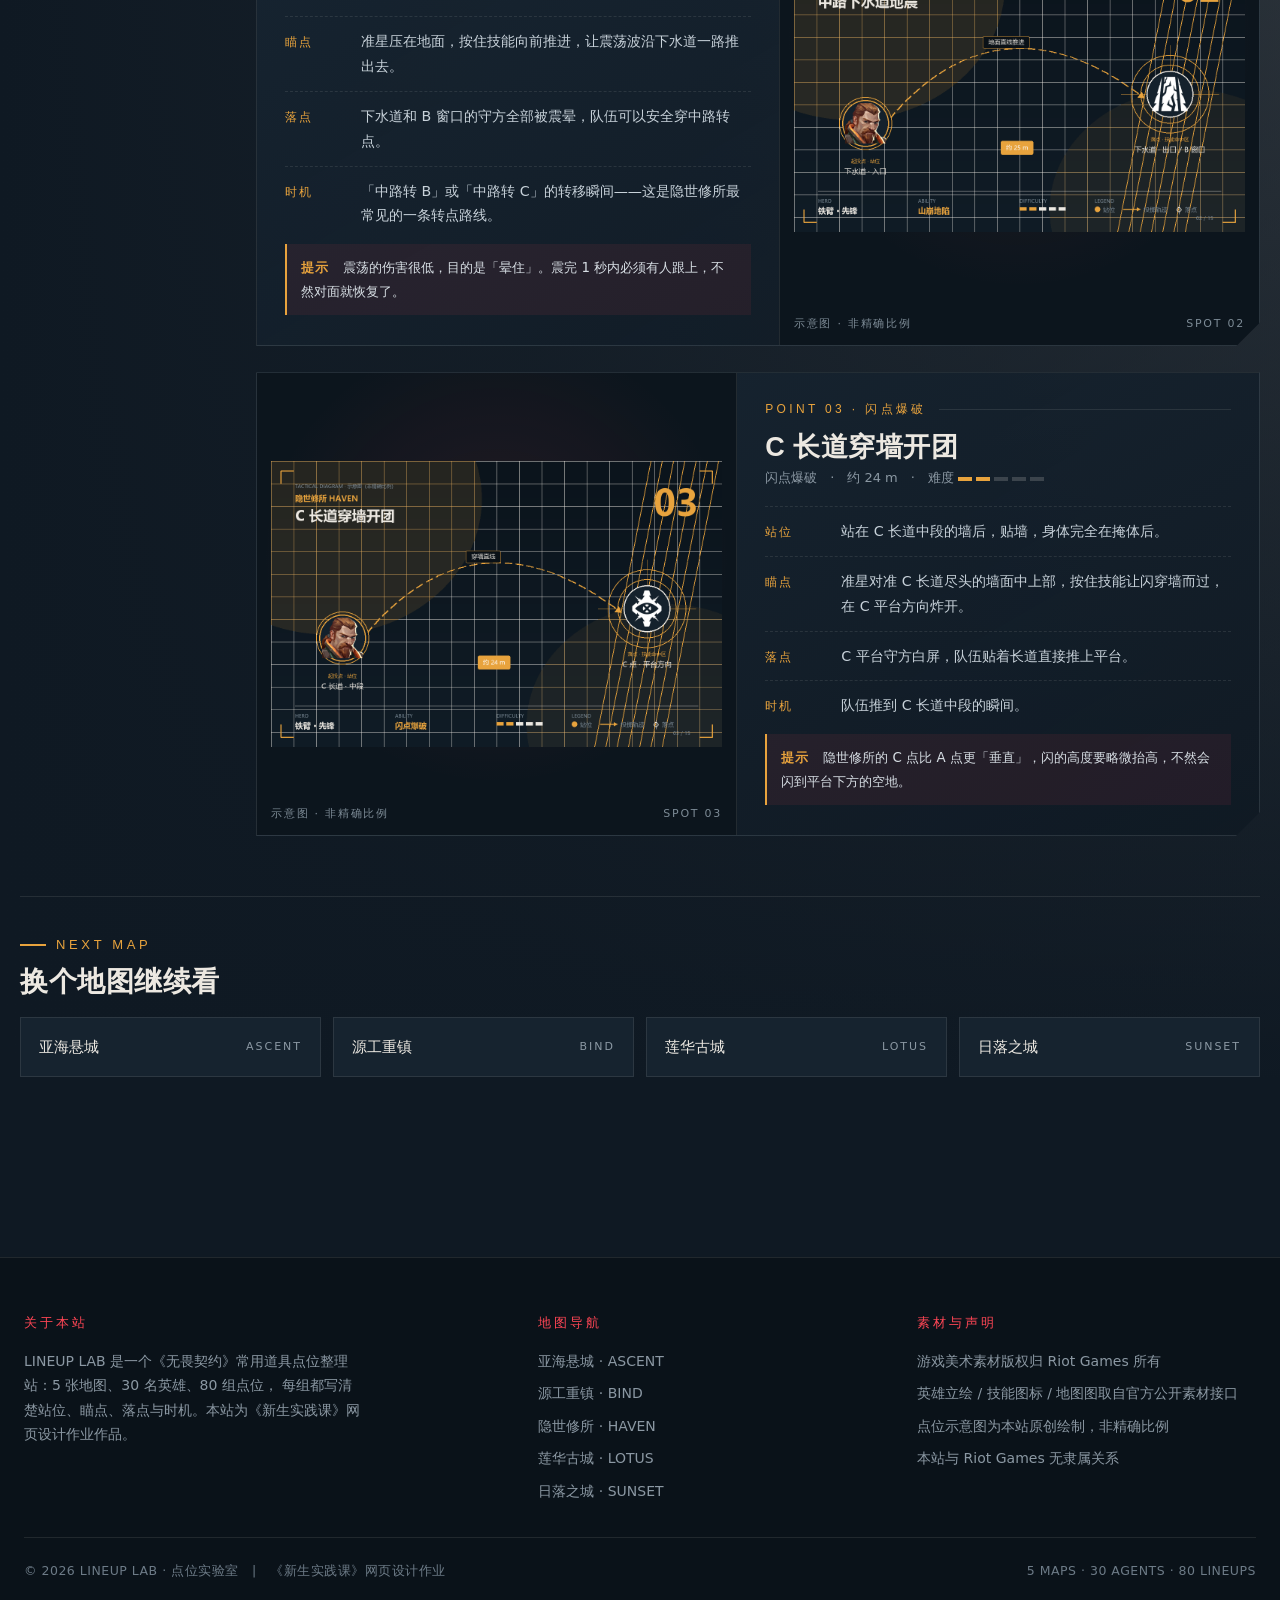
<file: web/haven.html>
<!DOCTYPE html>
<html lang="zh-CN">
<head>
<meta charset="utf-8">
<meta name="viewport" content="width=device-width, initial-scale=1">
<meta name="description" content="无畏契约隐世修所常用道具点位：6 名英雄、15 组点位，站位/瞄点/落点/时机全拆解。">
<meta name="author" content="《新生实践课》网页设计作业">
<meta name="keywords" content="无畏契约,VALORANT,道具点位,lineup,点位图,亚海悬城,源工重镇,隐世修所,莲华古城,日落之城">
<title>隐世修所 点位 · LINEUP LAB</title>
<link rel="icon" href="data:image/svg+xml,%3Csvg xmlns='http://www.w3.org/2000/svg' viewBox='0 0 32 32'%3E%3Crect width='32' height='32' fill='%230F1923'/%3E%3Cpath d='M8 24 L16 6 L24 24 L20 24 L16 14 L12 24 Z' fill='%23FF4655'/%3E%3C/svg%3E">
<link rel="stylesheet" href="../web/css/site.css">
<script>document.documentElement.className += " js";</script>
</head>
<body>
<a class="skip" href="#main">跳到主内容</a>
<header class="site-head">
  <div class="head-inner">
    <a class="brand" href="../index.html">
      <svg class="brand__mark" viewBox="0 0 34 34" aria-hidden="true">
        <path d="M6 27 L17 4 L28 27 L22.6 27 L17 14 L11.4 27 Z" fill="#FF4655"/>
        <path d="M13.4 22.6 L17 15 L20.6 22.6 Z" fill="#0F1923"/>
      </svg>
      <span class="brand__text">
        <span class="brand__name">LINEUP LAB</span>
        <span class="brand__sub">点位实验室 · VALORANT</span>
      </span>
    </a>
    <button class="nav-toggle" type="button" aria-label="展开导航" aria-expanded="false"><span></span></button>
    <nav class="nav" aria-label="主导航">
        <a href="../index.html">首页</a>
        <a href="../web/ascent.html">亚海悬城</a>
        <a href="../web/bind.html">源工重镇</a>
        <a href="../web/haven.html">隐世修所</a>
        <a href="../web/lotus.html">莲华古城</a>
        <a href="../web/sunset.html">日落之城</a>
        <a href="../web/agents.html">角色速查</a>
    </nav>
  </div>
</header>

<main id="main">
  <section class="map-hero">
    <img class="map-hero__img" src="../image/maps/haven_splash.jpg" alt="隐世修所 地图全景">
    <div class="map-hero__scrim"></div>
    <div class="wrap">
      <nav class="crumb" aria-label="面包屑">
        <a href="../index.html">首页</a><span>/</span><span>地图库</span><span>/</span><span>隐世修所</span>
      </nav>
      <h1 class="map-hero__title">隐世修所</h1>
      <div class="map-hero__en">HAVEN · 三包点 · 长枪线</div>
      <p class="map-hero__desc">隐世修所是唯一一张三包点地图：A 长道、B 窗口、C 长道三条进攻线各自独立，防守方永远少一个人。这张图的关键不是「封死一个点」，而是「用最少道具拖住两条线」。</p>
      <div class="map-hero__stats">
        <div><b>3</b>个包点</div>
        <div><b>6</b>名英雄</div>
        <div><b>15</b>组点位</div>
        <div><b>100%</b>官方中文译名</div>
      </div>
    </div>
  </section>

  <section class="lineup">
    <div class="agent-bg"><div class="agent-bg__layer is-on"></div><div class="agent-bg__layer"></div></div>
    <div class="agent-bg__veil"></div>
    <div class="wrap wrap--wide">
      <div class="lineup__hint">
        <b>怎么用：</b>点选左侧立绘（手机端为上方横排）切换英雄 → 右侧显示该英雄在本图的点位。
        键盘 <b>↑ ↓</b> 也可以切换；切换时整块背景与主题色会跟着变。
      </div>
      <div class="lineup__grid">
        <div class="rail" role="tablist" aria-label="选择英雄">
          <div class="rail__title">英雄 · 点击切换</div>
        <button class="rail__item is-active" type="button" role="tab" id="breach"
                aria-selected="true" tabindex="0"
                data-target="#panel-haven-breach" data-slug="breach"
                data-accent="#E8A33D" data-bg="../image/agents/breach_bg.jpg" title="铁臂 · 先锋">
          <img class="rail__portrait" src="../image/agents/breach_full.webp" alt="铁臂 立绘" loading="lazy">
          <span class="rail__label">铁臂<em>INITIATOR</em></span>
        </button>
        <button class="rail__item" type="button" role="tab" id="astra"
                aria-selected="false" tabindex="-1"
                data-target="#panel-haven-astra" data-slug="astra"
                data-accent="#1FB6A6" data-bg="../image/agents/astra_bg.jpg" title="星礈 · 控场者">
          <img class="rail__portrait" src="../image/agents/astra_full.webp" alt="星礈 立绘" loading="lazy">
          <span class="rail__label">星礈<em>CONTROLLER</em></span>
        </button>
        <button class="rail__item" type="button" role="tab" id="sage"
                aria-selected="false" tabindex="-1"
                data-target="#panel-haven-sage" data-slug="sage"
                data-accent="#4C86D9" data-bg="../image/agents/sage_bg.jpg" title="贤者 · 哨卫">
          <img class="rail__portrait" src="../image/agents/sage_full.webp" alt="贤者 立绘" loading="lazy">
          <span class="rail__label">贤者<em>SENTINEL</em></span>
        </button>
        <button class="rail__item" type="button" role="tab" id="deadlock"
                aria-selected="false" tabindex="-1"
                data-target="#panel-haven-deadlock" data-slug="deadlock"
                data-accent="#4C86D9" data-bg="../image/agents/deadlock_bg.jpg" title="钢锁 · 哨卫">
          <img class="rail__portrait" src="../image/agents/deadlock_full.webp" alt="钢锁 立绘" loading="lazy">
          <span class="rail__label">钢锁<em>SENTINEL</em></span>
        </button>
        <button class="rail__item" type="button" role="tab" id="reyna"
                aria-selected="false" tabindex="-1"
                data-target="#panel-haven-reyna" data-slug="reyna"
                data-accent="#FF4655" data-bg="../image/agents/reyna_bg.jpg" title="芮娜 · 决斗者">
          <img class="rail__portrait" src="../image/agents/reyna_full.webp" alt="芮娜 立绘" loading="lazy">
          <span class="rail__label">芮娜<em>DUELIST</em></span>
        </button>
        <button class="rail__item" type="button" role="tab" id="neon"
                aria-selected="false" tabindex="-1"
                data-target="#panel-haven-neon" data-slug="neon"
                data-accent="#FF4655" data-bg="../image/agents/neon_bg.jpg" title="霓虹 · 决斗者">
          <img class="rail__portrait" src="../image/agents/neon_full.webp" alt="霓虹 立绘" loading="lazy">
          <span class="rail__label">霓虹<em>DUELIST</em></span>
        </button>
        </div>
        <div class="panels">
      <section class="panel is-active" id="panel-haven-breach" role="tabpanel"
               aria-label="铁臂 的点位">
        <div class="agent-head">
          <div>
            <h2 class="agent-head__name">铁臂</h2>
            <div class="agent-head__en">BREACH · INITIATOR</div>
            <p class="agent-head__why">隐世修所是三条进攻线的三包点地图，铁臂的闪现加地震可以在任何一条线开团，是这张图最强的「开团机器」——他的技能全部穿墙，等于免费获得一次先手。</p>
            <div class="abilities"><span class="ability"><img src="../image/abilities/breach_ability1.png" alt=""><b>闪点爆破</b><span>SKILL 1</span></span><span class="ability"><img src="../image/abilities/breach_ability2.png" alt=""><b>山崩地陷</b><span>SKILL 2</span></span><span class="ability"><img src="../image/abilities/breach_grenade.png" alt=""><b>剧震余波</b><span>SKILL C</span></span><span class="ability"><img src="../image/abilities/breach_ultimate.png" alt=""><b>惊雷卷地</b><span>ULT</span></span></div>
          </div>
          <div class="agent-head__side">
            <span class="chip chip--role" style="--rcolor:#E8A33D">先锋</span>
            <span class="chip">3 组点位</span>
          </div>
        </div>
          <article class="spot reveal">
            <figure class="spot__figure">
              <img src="../image/spots/haven_breach_01.png"
                   alt="铁臂 在隐世修所的A 长道穿墙闪点位示意图" loading="lazy">
              <figcaption class="spot__figcap">
                <span>示意图 · 非精确比例</span><span>SPOT 01</span>
              </figcaption>
            </figure>
            <div class="spot__body">
              <div class="spot__index">POINT 01 · 闪点爆破</div>
              <h3 class="spot__title">A 长道穿墙闪</h3>
              <p class="spot__sub">闪点爆破　·　约 22 m　·　难度
                <span class="diff"><i class="on"></i><i class="on"></i><i class=""></i><i class=""></i><i class=""></i></span></p>
              <dl class="spot__dl">
                <div><dt>站位</dt><dd>站在 A 长道中段的墙后，贴住墙，确保身体完全在掩体后。</dd></div>
                <div><dt>瞄点</dt><dd>准星对准 A 长道尽头的墙面中上部，按住技能键让闪从墙里穿出去，在 A 塔楼方向炸开。</dd></div>
                <div><dt>落点</dt><dd>A 点塔楼和包点方向同时白屏，队伍贴墙推进零风险。</dd></div>
                <div><dt>时机</dt><dd>队伍贴到 A 长道中段、准备同步进点的瞬间。</dd></div>
              </dl>
              <div class="spot__tip"><b>提示　</b>铁臂的闪是穿墙的，隔一堵墙放比露头放安全得多。闪爆前别自己先露头。</div>
            </div>
          </article>
          <article class="spot reveal">
            <figure class="spot__figure">
              <img src="../image/spots/haven_breach_02.png"
                   alt="铁臂 在隐世修所的中路下水道地震点位示意图" loading="lazy">
              <figcaption class="spot__figcap">
                <span>示意图 · 非精确比例</span><span>SPOT 02</span>
              </figcaption>
            </figure>
            <div class="spot__body">
              <div class="spot__index">POINT 02 · 山崩地陷</div>
              <h3 class="spot__title">中路下水道地震</h3>
              <p class="spot__sub">山崩地陷　·　约 25 m　·　难度
                <span class="diff"><i class="on"></i><i class="on"></i><i class=""></i><i class=""></i><i class=""></i></span></p>
              <dl class="spot__dl">
                <div><dt>站位</dt><dd>站在下水道入口的拐角后，面向通道方向。</dd></div>
                <div><dt>瞄点</dt><dd>准星压在地面，按住技能向前推进，让震荡波沿下水道一路推出去。</dd></div>
                <div><dt>落点</dt><dd>下水道和 B 窗口的守方全部被震晕，队伍可以安全穿中路转点。</dd></div>
                <div><dt>时机</dt><dd>「中路转 B」或「中路转 C」的转移瞬间——这是隐世修所最常见的一条转点路线。</dd></div>
              </dl>
              <div class="spot__tip"><b>提示　</b>震荡的伤害很低，目的是「晕住」。震完 1 秒内必须有人跟上，不然对面就恢复了。</div>
            </div>
          </article>
          <article class="spot reveal">
            <figure class="spot__figure">
              <img src="../image/spots/haven_breach_03.png"
                   alt="铁臂 在隐世修所的C 长道穿墙开团点位示意图" loading="lazy">
              <figcaption class="spot__figcap">
                <span>示意图 · 非精确比例</span><span>SPOT 03</span>
              </figcaption>
            </figure>
            <div class="spot__body">
              <div class="spot__index">POINT 03 · 闪点爆破</div>
              <h3 class="spot__title">C 长道穿墙开团</h3>
              <p class="spot__sub">闪点爆破　·　约 24 m　·　难度
                <span class="diff"><i class="on"></i><i class="on"></i><i class=""></i><i class=""></i><i class=""></i></span></p>
              <dl class="spot__dl">
                <div><dt>站位</dt><dd>站在 C 长道中段的墙后，贴墙，身体完全在掩体后。</dd></div>
                <div><dt>瞄点</dt><dd>准星对准 C 长道尽头的墙面中上部，按住技能让闪穿墙而过，在 C 平台方向炸开。</dd></div>
                <div><dt>落点</dt><dd>C 平台守方白屏，队伍贴着长道直接推上平台。</dd></div>
                <div><dt>时机</dt><dd>队伍推到 C 长道中段的瞬间。</dd></div>
              </dl>
              <div class="spot__tip"><b>提示　</b>隐世修所的 C 点比 A 点更「垂直」，闪的高度要略微抬高，不然会闪到平台下方的空地。</div>
            </div>
          </article>
      </section>
      <section class="panel" id="panel-haven-astra" role="tabpanel"
               aria-label="星礈 的点位">
        <div class="agent-head">
          <div>
            <h2 class="agent-head__name">星礈</h2>
            <div class="agent-head__en">ASTRA · CONTROLLER</div>
            <p class="agent-head__why">隐世修所三包点、转点距离长，星礈可以提前布好五颗星，随时在三条线之间切换烟雾——她的强度不在「一次封死」，而在「对面永远猜不到你下一秒封哪条线」。</p>
            <div class="abilities"><span class="ability"><img src="../image/abilities/astra_ability1.png" alt=""><b>新星脉冲</b><span>SKILL 1</span></span><span class="ability"><img src="../image/abilities/astra_ability2.png" alt=""><b>星云</b><span>SKILL 2</span></span><span class="ability"><img src="../image/abilities/astra_grenade.png" alt=""><b>重力之阱</b><span>SKILL C</span></span><span class="ability"><img src="../image/abilities/astra_ultimate.png" alt=""><b>宇宙分裂</b><span>ULT</span></span></div>
          </div>
          <div class="agent-head__side">
            <span class="chip chip--role" style="--rcolor:#1FB6A6">控场者</span>
            <span class="chip">3 组点位</span>
          </div>
        </div>
          <article class="spot reveal">
            <figure class="spot__figure">
              <img src="../image/spots/haven_astra_04.png"
                   alt="星礈 在隐世修所的A 点双星封塔楼点位示意图" loading="lazy">
              <figcaption class="spot__figcap">
                <span>示意图 · 非精确比例</span><span>SPOT 01</span>
              </figcaption>
            </figure>
            <div class="spot__body">
              <div class="spot__index">POINT 01 · 星云</div>
              <h3 class="spot__title">A 点双星封塔楼</h3>
              <p class="spot__sub">星云　·　全图　·　难度
                <span class="diff"><i class="on"></i><i class="on"></i><i class="on"></i><i class=""></i><i class=""></i></span></p>
              <dl class="spot__dl">
                <div><dt>站位</dt><dd>开局在出生点就能布星，完全不需要前进——用战术地图把星放到 A 点方向。</dd></div>
                <div><dt>瞄点</dt><dd>在 A 塔楼入口和 A 点包点各放一颗星，进入战斗后按「星云」把两颗星变成烟。</dd></div>
                <div><dt>落点</dt><dd>A 点两个最关键的高台视野同时被封，队伍可以从 A 长道直接进点。</dd></div>
                <div><dt>时机</dt><dd>开局布星，等队伍到 A 长道中段再激活。</dd></div>
              </dl>
              <div class="spot__tip"><b>提示　</b>星放下后是「半透明」的，敌人也能看到。所以要在对面看不到的时机再变成烟。</div>
            </div>
          </article>
          <article class="spot reveal">
            <figure class="spot__figure">
              <img src="../image/spots/haven_astra_05.png"
                   alt="星礈 在隐世修所的C 长道控场点位示意图" loading="lazy">
              <figcaption class="spot__figcap">
                <span>示意图 · 非精确比例</span><span>SPOT 02</span>
              </figcaption>
            </figure>
            <div class="spot__body">
              <div class="spot__index">POINT 02 · 重力之阱</div>
              <h3 class="spot__title">C 长道控场</h3>
              <p class="spot__sub">重力之阱　·　约 24 m　·　难度
                <span class="diff"><i class="on"></i><i class="on"></i><i class="on"></i><i class=""></i><i class=""></i></span></p>
              <dl class="spot__dl">
                <div><dt>站位</dt><dd>站在 C 长道入口的掩体后，用地图把重力之阱放到 C 点平台入口。</dd></div>
                <div><dt>瞄点</dt><dd>星放在 C 点平台与 C 长道的交界处，激活后会形成一个把敌人往中心拉的区域。</dd></div>
                <div><dt>落点</dt><dd>站在平台上的守方被拉住、无法正常移动，队伍可以趁机贴进 C 点。</dd></div>
                <div><dt>时机</dt><dd>队伍进 C 长道、对面开始集结守点的时候。</dd></div>
              </dl>
              <div class="spot__tip"><b>提示　</b>重力之阱不造成伤害，但能打断跳跃和移动。配合队友的闪光，效果直接翻倍。</div>
            </div>
          </article>
          <article class="spot reveal">
            <figure class="spot__figure">
              <img src="../image/spots/haven_astra_06.png"
                   alt="星礈 在隐世修所的B 窗口星云封锁点位示意图" loading="lazy">
              <figcaption class="spot__figcap">
                <span>示意图 · 非精确比例</span><span>SPOT 03</span>
              </figcaption>
            </figure>
            <div class="spot__body">
              <div class="spot__index">POINT 03 · 星云</div>
              <h3 class="spot__title">B 窗口星云封锁</h3>
              <p class="spot__sub">星云　·　全图　·　难度
                <span class="diff"><i class="on"></i><i class="on"></i><i class="on"></i><i class=""></i><i class=""></i></span></p>
              <dl class="spot__dl">
                <div><dt>站位</dt><dd>开局在出生点布星，用战术地图把星放到 B 点方向。</dd></div>
                <div><dt>瞄点</dt><dd>一颗星压在 B 窗口内侧，另一颗放在 B 车库出口，等对面进 B 窗口时把星变成烟。</dd></div>
                <div><dt>落点</dt><dd>B 窗口和车库两个入口同时被封，对面快攻 B 点的节奏被打断。</dd></div>
                <div><dt>时机</dt><dd>开局布星；听到 B 窗口脚步再激活。</dd></div>
              </dl>
              <div class="spot__tip"><b>提示　</b>B 点是三条线里最窄的，两颗星就能封死。留着剩下的星去支援 C 点。</div>
            </div>
          </article>
      </section>
      <section class="panel" id="panel-haven-sage" role="tabpanel"
               aria-label="贤者 的点位">
        <div class="agent-head">
          <div>
            <h2 class="agent-head__name">贤者</h2>
            <div class="agent-head__en">SAGE · SENTINEL</div>
            <p class="agent-head__why">隐世修所的 B 点是最容易被快攻的包点，贤者的玉城可以一秒钟把 B 窗口封死——这是这张图流传最广、也最好用的一手防守操作。</p>
            <div class="abilities"><span class="ability"><img src="../image/abilities/sage_ability1.png" alt=""><b>薄冰</b><span>SKILL 1</span></span><span class="ability"><img src="../image/abilities/sage_ability2.png" alt=""><b>逢春</b><span>SKILL 2</span></span><span class="ability"><img src="../image/abilities/sage_grenade.png" alt=""><b>玉城</b><span>SKILL C</span></span><span class="ability"><img src="../image/abilities/sage_ultimate.png" alt=""><b>再起</b><span>ULT</span></span></div>
          </div>
          <div class="agent-head__side">
            <span class="chip chip--role" style="--rcolor:#4C86D9">哨卫</span>
            <span class="chip">3 组点位</span>
          </div>
        </div>
          <article class="spot reveal">
            <figure class="spot__figure">
              <img src="../image/spots/haven_sage_07.png"
                   alt="贤者 在隐世修所的B 窗口一秒封死点位示意图" loading="lazy">
              <figcaption class="spot__figcap">
                <span>示意图 · 非精确比例</span><span>SPOT 01</span>
              </figcaption>
            </figure>
            <div class="spot__body">
              <div class="spot__index">POINT 01 · 玉城</div>
              <h3 class="spot__title">B 窗口一秒封死</h3>
              <p class="spot__sub">玉城　·　约 14 m　·　难度
                <span class="diff"><i class="on"></i><i class="on"></i><i class="on"></i><i class=""></i><i class=""></i></span></p>
              <dl class="spot__dl">
                <div><dt>站位</dt><dd>站在 B 点包点后方的墙边，确保能同时看到 B 窗口和 B 车库方向。</dd></div>
                <div><dt>瞄点</dt><dd>准星对准 B 窗口正下方的地面按技能放墙，墙会沿「窗口 → 包点」方向立起来。</dd></div>
                <div><dt>落点</dt><dd>一整面墙把 B 窗口堵死，快攻队伍只能在窗口外面挨打。</dd></div>
                <div><dt>时机</dt><dd>听到 B 窗口有脚步、或者开局预判对面要打 B 时。</dd></div>
              </dl>
              <div class="spot__tip"><b>提示　</b>墙要贴地不要悬空，悬空会有缝隙被人爬过去。墙的耐久不高，放完要立刻补位。</div>
            </div>
          </article>
          <article class="spot reveal">
            <figure class="spot__figure">
              <img src="../image/spots/haven_sage_08.png"
                   alt="贤者 在隐世修所的A 长道减速带点位示意图" loading="lazy">
              <figcaption class="spot__figcap">
                <span>示意图 · 非精确比例</span><span>SPOT 02</span>
              </figcaption>
            </figure>
            <div class="spot__body">
              <div class="spot__index">POINT 02 · 薄冰</div>
              <h3 class="spot__title">A 长道减速带</h3>
              <p class="spot__sub">薄冰　·　约 18 m　·　难度
                <span class="diff"><i class="on"></i><i class="on"></i><i class=""></i><i class=""></i><i class=""></i></span></p>
              <dl class="spot__dl">
                <div><dt>站位</dt><dd>站在 A 点包点侧的掩体后，能听到 A 长道的脚步。</dd></div>
                <div><dt>瞄点</dt><dd>准星对准 A 长道出口的地面扔出去，让冰面铺满出口。</dd></div>
                <div><dt>落点</dt><dd>A 长道出口变成一片冰面，敌人踩上去移动变慢、声音放大，等于免费报点。</dd></div>
                <div><dt>时机</dt><dd>对面提速、冲到 A 长道中段时。</dd></div>
              </dl>
              <div class="spot__tip"><b>提示　</b>薄冰同时是「声音放大器」。对面踩上去，你能听到整条长道的位置。</div>
            </div>
          </article>
          <article class="spot reveal">
            <figure class="spot__figure">
              <img src="../image/spots/haven_sage_09.png"
                   alt="贤者 在隐世修所的C 平台玉城封墙点位示意图" loading="lazy">
              <figcaption class="spot__figcap">
                <span>示意图 · 非精确比例</span><span>SPOT 03</span>
              </figcaption>
            </figure>
            <div class="spot__body">
              <div class="spot__index">POINT 03 · 玉城</div>
              <h3 class="spot__title">C 平台玉城封墙</h3>
              <p class="spot__sub">玉城　·　约 16 m　·　难度
                <span class="diff"><i class="on"></i><i class="on"></i><i class="on"></i><i class=""></i><i class=""></i></span></p>
              <dl class="spot__dl">
                <div><dt>站位</dt><dd>站在 C 点包点后方的墙边，确保能看到 C 平台入口。</dd></div>
                <div><dt>瞄点</dt><dd>准星对准 C 平台入口正下方的地面，让墙沿「平台 → 包点」方向立起来。</dd></div>
                <div><dt>落点</dt><dd>C 平台的进入口被封，进攻方只能从 C 长道硬冲。</dd></div>
                <div><dt>时机</dt><dd>听到 C 平台有脚步、或者预判对面要打 C 时。</dd></div>
              </dl>
              <div class="spot__tip"><b>提示　</b>C 平台的地面有高低差，墙要贴着「平台下沿」放，悬空会露出可以跳过去的缝隙。</div>
            </div>
          </article>
      </section>
      <section class="panel" id="panel-haven-deadlock" role="tabpanel"
               aria-label="钢锁 的点位">
        <div class="agent-head">
          <div>
            <h2 class="agent-head__name">钢锁</h2>
            <div class="agent-head__en">DEADLOCK · SENTINEL</div>
            <p class="agent-head__why">隐世修所的 C 长道又宽又直，钢锁的声感陷阱加重力捕网，可以把整条 C 线彻底锁死——她的点位逻辑是「让对面一进长道就被发现，一出来就被抓住」。</p>
            <div class="abilities"><span class="ability"><img src="../image/abilities/deadlock_ability1.png" alt=""><b>声感陷阱</b><span>SKILL 1</span></span><span class="ability"><img src="../image/abilities/deadlock_grenade.png" alt=""><b>阻域屏障</b><span>SKILL C</span></span><span class="ability"><img src="../image/abilities/deadlock_ability2.png" alt=""><b>重力捕网</b><span>SKILL 2</span></span><span class="ability"><img src="../image/abilities/deadlock_ultimate.png" alt=""><b>断魂索道</b><span>ULT</span></span></div>
          </div>
          <div class="agent-head__side">
            <span class="chip chip--role" style="--rcolor:#4C86D9">哨卫</span>
            <span class="chip">2 组点位</span>
          </div>
        </div>
          <article class="spot reveal">
            <figure class="spot__figure">
              <img src="../image/spots/haven_deadlock_10.png"
                   alt="钢锁 在隐世修所的C 长道听觉预警点位示意图" loading="lazy">
              <figcaption class="spot__figcap">
                <span>示意图 · 非精确比例</span><span>SPOT 01</span>
              </figcaption>
            </figure>
            <div class="spot__body">
              <div class="spot__index">POINT 01 · 声感陷阱</div>
              <h3 class="spot__title">C 长道听觉预警</h3>
              <p class="spot__sub">声感陷阱　·　覆盖约 30 m　·　难度
                <span class="diff"><i class="on"></i><i class="on"></i><i class=""></i><i class=""></i><i class=""></i></span></p>
              <dl class="spot__dl">
                <div><dt>站位</dt><dd>站在 C 点平台下方的墙边，把陷阱贴在 C 长道中段的地面上。</dd></div>
                <div><dt>瞄点</dt><dd>陷阱贴在长道中央，覆盖从入口到中段的整段脚步声。</dd></div>
                <div><dt>落点</dt><dd>敌人一进 C 长道就会被侦测，位置直接暴露在团队视野里。</dd></div>
                <div><dt>时机</dt><dd>每回合开局放；换防时用召回带走。</dd></div>
              </dl>
              <div class="spot__tip"><b>提示　</b>声感陷阱只报位置、不造成伤害，所以要放在「对面必须经过」的位置。</div>
            </div>
          </article>
          <article class="spot reveal">
            <figure class="spot__figure">
              <img src="../image/spots/haven_deadlock_11.png"
                   alt="钢锁 在隐世修所的C 长道抓人点位示意图" loading="lazy">
              <figcaption class="spot__figcap">
                <span>示意图 · 非精确比例</span><span>SPOT 02</span>
              </figcaption>
            </figure>
            <div class="spot__body">
              <div class="spot__index">POINT 02 · 重力捕网</div>
              <h3 class="spot__title">C 长道抓人</h3>
              <p class="spot__sub">重力捕网　·　约 22 m　·　难度
                <span class="diff"><i class="on"></i><i class="on"></i><i class="on"></i><i class=""></i><i class=""></i></span></p>
              <dl class="spot__dl">
                <div><dt>站位</dt><dd>站在 C 点包点的掩体后，等对面推进到 C 长道出口。</dd></div>
                <div><dt>瞄点</dt><dd>准星对准 C 长道出口的中央，等对面第一个人出来的瞬间打出去。</dd></div>
                <div><dt>落点</dt><dd>命中后把敌人网住、无法移动，队友可以轻松补枪。</dd></div>
                <div><dt>时机</dt><dd>对面第一波提速的那一刻，抓第一个人最有价值。</dd></div>
              </dl>
              <div class="spot__tip"><b>提示　</b>捕网只有一发，空了就要立刻换位。别在空旷处站着瞄准。</div>
            </div>
          </article>
      </section>
      <section class="panel" id="panel-haven-reyna" role="tabpanel"
               aria-label="芮娜 的点位">
        <div class="agent-head">
          <div>
            <h2 class="agent-head__name">芮娜</h2>
            <div class="agent-head__en">REYNA · DUELIST</div>
            <p class="agent-head__why">隐世修所的 B 窗口和 A 塔楼都是「一对一」的好位置，芮娜的单挑和回血能力，让她特别适合守这种「敌人必须一个个过门」的点。</p>
            <div class="abilities"><span class="ability"><img src="../image/abilities/reyna_ability1.png" alt=""><b>噬尽</b><span>SKILL 1</span></span><span class="ability"><img src="../image/abilities/reyna_ability2.png" alt=""><b>逐散</b><span>SKILL 2</span></span><span class="ability"><img src="../image/abilities/reyna_grenade.png" alt=""><b>睥睨</b><span>SKILL C</span></span><span class="ability"><img src="../image/abilities/reyna_ultimate.png" alt=""><b>女皇旨令</b><span>ULT</span></span></div>
          </div>
          <div class="agent-head__side">
            <span class="chip chip--role" style="--rcolor:#FF4655">决斗者</span>
            <span class="chip">2 组点位</span>
          </div>
        </div>
          <article class="spot reveal">
            <figure class="spot__figure">
              <img src="../image/spots/haven_reyna_12.png"
                   alt="芮娜 在隐世修所的B 窗口卡角点位示意图" loading="lazy">
              <figcaption class="spot__figcap">
                <span>示意图 · 非精确比例</span><span>SPOT 01</span>
              </figcaption>
            </figure>
            <div class="spot__body">
              <div class="spot__index">POINT 01 · 睥睨</div>
              <h3 class="spot__title">B 窗口卡角</h3>
              <p class="spot__sub">睥睨　·　约 12 m　·　难度
                <span class="diff"><i class="on"></i><i class="on"></i><i class="on"></i><i class=""></i><i class=""></i></span></p>
              <dl class="spot__dl">
                <div><dt>站位</dt><dd>站在 B 点包点内侧的墙后，先贴墙听 B 窗口的脚步。</dd></div>
                <div><dt>瞄点</dt><dd>把眼球扔到 B 窗口内侧上方，让它在对面进来时直接爆开致盲。</dd></div>
                <div><dt>落点</dt><dd>从 B 窗口进来的敌人全部被致盲，你可以从侧面安全补枪。</dd></div>
                <div><dt>时机</dt><dd>听到 B 窗口动静的瞬间。眼球可以提前放，等对面「看到」它才生效。</dd></div>
              </dl>
              <div class="spot__tip"><b>提示　</b>眼球要放在对面「必须看」的地方。放在墙角、对面不看，就等于没放。</div>
            </div>
          </article>
          <article class="spot reveal">
            <figure class="spot__figure">
              <img src="../image/spots/haven_reyna_13.png"
                   alt="芮娜 在隐世修所的A 塔楼打完回血点位示意图" loading="lazy">
              <figcaption class="spot__figcap">
                <span>示意图 · 非精确比例</span><span>SPOT 02</span>
              </figcaption>
            </figure>
            <div class="spot__body">
              <div class="spot__index">POINT 02 · 噬尽</div>
              <h3 class="spot__title">A 塔楼打完回血</h3>
              <p class="spot__sub">噬尽　·　拾取范围约 8 m　·　难度
                <span class="diff"><i class="on"></i><i class="on"></i><i class="on"></i><i class=""></i><i class=""></i></span></p>
              <dl class="spot__dl">
                <div><dt>站位</dt><dd>站在 A 塔楼上，利用高度优势先手打掉一个。</dd></div>
                <div><dt>瞄点</dt><dd>击杀后立刻按「噬尽」拾取灵魂碎片回血，然后甩到包点背面的掩体后。</dd></div>
                <div><dt>落点</dt><dd>打完一波立刻满状态，可以继续接第二波。</dd></div>
                <div><dt>时机</dt><dd>每次击杀后的 3 秒内。</dd></div>
              </dl>
              <div class="spot__tip"><b>提示　</b>拾取灵魂有前摇，别在开阔地捡。先躲到掩体后再按，否则你是站着不动的靶子。</div>
            </div>
          </article>
      </section>
      <section class="panel" id="panel-haven-neon" role="tabpanel"
               aria-label="霓虹 的点位">
        <div class="agent-head">
          <div>
            <h2 class="agent-head__name">霓虹</h2>
            <div class="agent-head__en">NEON · DUELIST</div>
            <p class="agent-head__why">隐世修所三个包点之间距离远，霓虹的高速通道可以瞬间切点，是这张图最好的「快速转点」决斗者——她的价值是「10 秒内出现在另一个包点」。</p>
            <div class="abilities"><span class="ability"><img src="../image/abilities/neon_ability2.png" alt=""><b>充能疾驰</b><span>SKILL 2</span></span><span class="ability"><img src="../image/abilities/neon_ability1.png" alt=""><b>闪电弹球</b><span>SKILL 1</span></span><span class="ability"><img src="../image/abilities/neon_grenade.png" alt=""><b>高速通道</b><span>SKILL C</span></span><span class="ability"><img src="../image/abilities/neon_ultimate.png" alt=""><b>超限暴走</b><span>ULT</span></span></div>
          </div>
          <div class="agent-head__side">
            <span class="chip chip--role" style="--rcolor:#FF4655">决斗者</span>
            <span class="chip">2 组点位</span>
          </div>
        </div>
          <article class="spot reveal">
            <figure class="spot__figure">
              <img src="../image/spots/haven_neon_14.png"
                   alt="霓虹 在隐世修所的C 长道极速推进点位示意图" loading="lazy">
              <figcaption class="spot__figcap">
                <span>示意图 · 非精确比例</span><span>SPOT 01</span>
              </figcaption>
            </figure>
            <div class="spot__body">
              <div class="spot__index">POINT 01 · 高速通道</div>
              <h3 class="spot__title">C 长道极速推进</h3>
              <p class="spot__sub">高速通道　·　约 30 m　·　难度
                <span class="diff"><i class="on"></i><i class="on"></i><i class="on"></i><i class=""></i><i class=""></i></span></p>
              <dl class="spot__dl">
                <div><dt>站位</dt><dd>站在 C 长道入口，面向通道，先按住技能蓄力。</dd></div>
                <div><dt>瞄点</dt><dd>按住技能向前冲刺，两道电墙沿直线展开，挡住 C 长道两侧的视线。</dd></div>
                <div><dt>落点</dt><dd>整条 C 长道被电墙覆盖，霓虹可以一路冲到 C 点。</dd></div>
                <div><dt>时机</dt><dd>队伍决定「一波 C」时。冲刺途中不要停，停下就失去电墙保护。</dd></div>
              </dl>
              <div class="spot__tip"><b>提示　</b>冲刺速度很快，注意别冲过头撞到对面脸上。冲到包点前提前松开。</div>
            </div>
          </article>
          <article class="spot reveal">
            <figure class="spot__figure">
              <img src="../image/spots/haven_neon_15.png"
                   alt="霓虹 在隐世修所的A 长道反弹闪点位示意图" loading="lazy">
              <figcaption class="spot__figcap">
                <span>示意图 · 非精确比例</span><span>SPOT 02</span>
              </figcaption>
            </figure>
            <div class="spot__body">
              <div class="spot__index">POINT 02 · 闪电弹球</div>
              <h3 class="spot__title">A 长道反弹闪</h3>
              <p class="spot__sub">闪电弹球　·　约 20 m　·　难度
                <span class="diff"><i class="on"></i><i class="on"></i><i class=""></i><i class=""></i><i class=""></i></span></p>
              <dl class="spot__dl">
                <div><dt>站位</dt><dd>站在 A 长道中段的墙后，先贴墙。</dd></div>
                <div><dt>瞄点</dt><dd>准星对准 A 长道尽头的墙面打出一发，让它反弹进 A 塔楼下方，再落地引爆。</dd></div>
                <div><dt>落点</dt><dd>塔楼下方的守方被闪并带上静电，队伍可以贴脸进 A 点。</dd></div>
                <div><dt>时机</dt><dd>队伍推进到 A 长道中段的瞬间。</dd></div>
              </dl>
              <div class="spot__tip"><b>提示　</b>弹球需要「反弹」才有效果。直接扔进去，对面一转身就躲开了。</div>
            </div>
          </article>
      </section>
        </div>
      </div>

      <div class="map-switch">
        <span class="eyebrow">NEXT MAP</span>
        <h2 class="section-title" style="font-size:clamp(20px,2.4vw,28px);margin-top:10px;">换个地图继续看</h2>
        <div class="map-switch__list">
          <a class="map-switch__item" href="ascent.html"><span>亚海悬城</span><em>ASCENT</em></a><a class="map-switch__item" href="bind.html"><span>源工重镇</span><em>BIND</em></a><a class="map-switch__item" href="lotus.html"><span>莲华古城</span><em>LOTUS</em></a><a class="map-switch__item" href="sunset.html"><span>日落之城</span><em>SUNSET</em></a>
        </div>
      </div>
    </div>
  </section>
</main>
<footer class="site-foot">
  <div class="wrap">
    <div class="foot-grid">
      <div>
        <div class="foot-title">关于本站</div>
        <p style="color:var(--muted);font-size:14px;max-width:38ch;margin:0;">
          LINEUP LAB 是一个《无畏契约》常用道具点位整理站：5 张地图、30 名英雄、80 组点位，
          每组都写清楚站位、瞄点、落点与时机。本站为《新生实践课》网页设计作业作品。
        </p>
      </div>
      <div>
        <div class="foot-title">地图导航</div>
        <ul class="foot-list">
        <li><a href="../web/ascent.html">亚海悬城 · ASCENT</a></li>
        <li><a href="../web/bind.html">源工重镇 · BIND</a></li>
        <li><a href="../web/haven.html">隐世修所 · HAVEN</a></li>
        <li><a href="../web/lotus.html">莲华古城 · LOTUS</a></li>
        <li><a href="../web/sunset.html">日落之城 · SUNSET</a></li>
        </ul>
      </div>
      <div>
        <div class="foot-title">素材与声明</div>
        <ul class="foot-list">
          <li>游戏美术素材版权归 Riot Games 所有</li>
          <li>英雄立绘 / 技能图标 / 地图图取自官方公开素材接口</li>
          <li>点位示意图为本站原创绘制，非精确比例</li>
          <li>本站与 Riot Games 无隶属关系</li>
        </ul>
      </div>
    </div>
    <div class="foot-bottom">
      <span>© 2026 LINEUP LAB · 点位实验室　|　《新生实践课》网页设计作业</span>
      <span>5 MAPS · 30 AGENTS · 80 LINEUPS</span>
    </div>
  </div>
</footer>
<button class="to-top" type="button" aria-label="回到顶部">↑</button>
<script src="../web/js/site.js"></script>
</body>
</html>
</file>
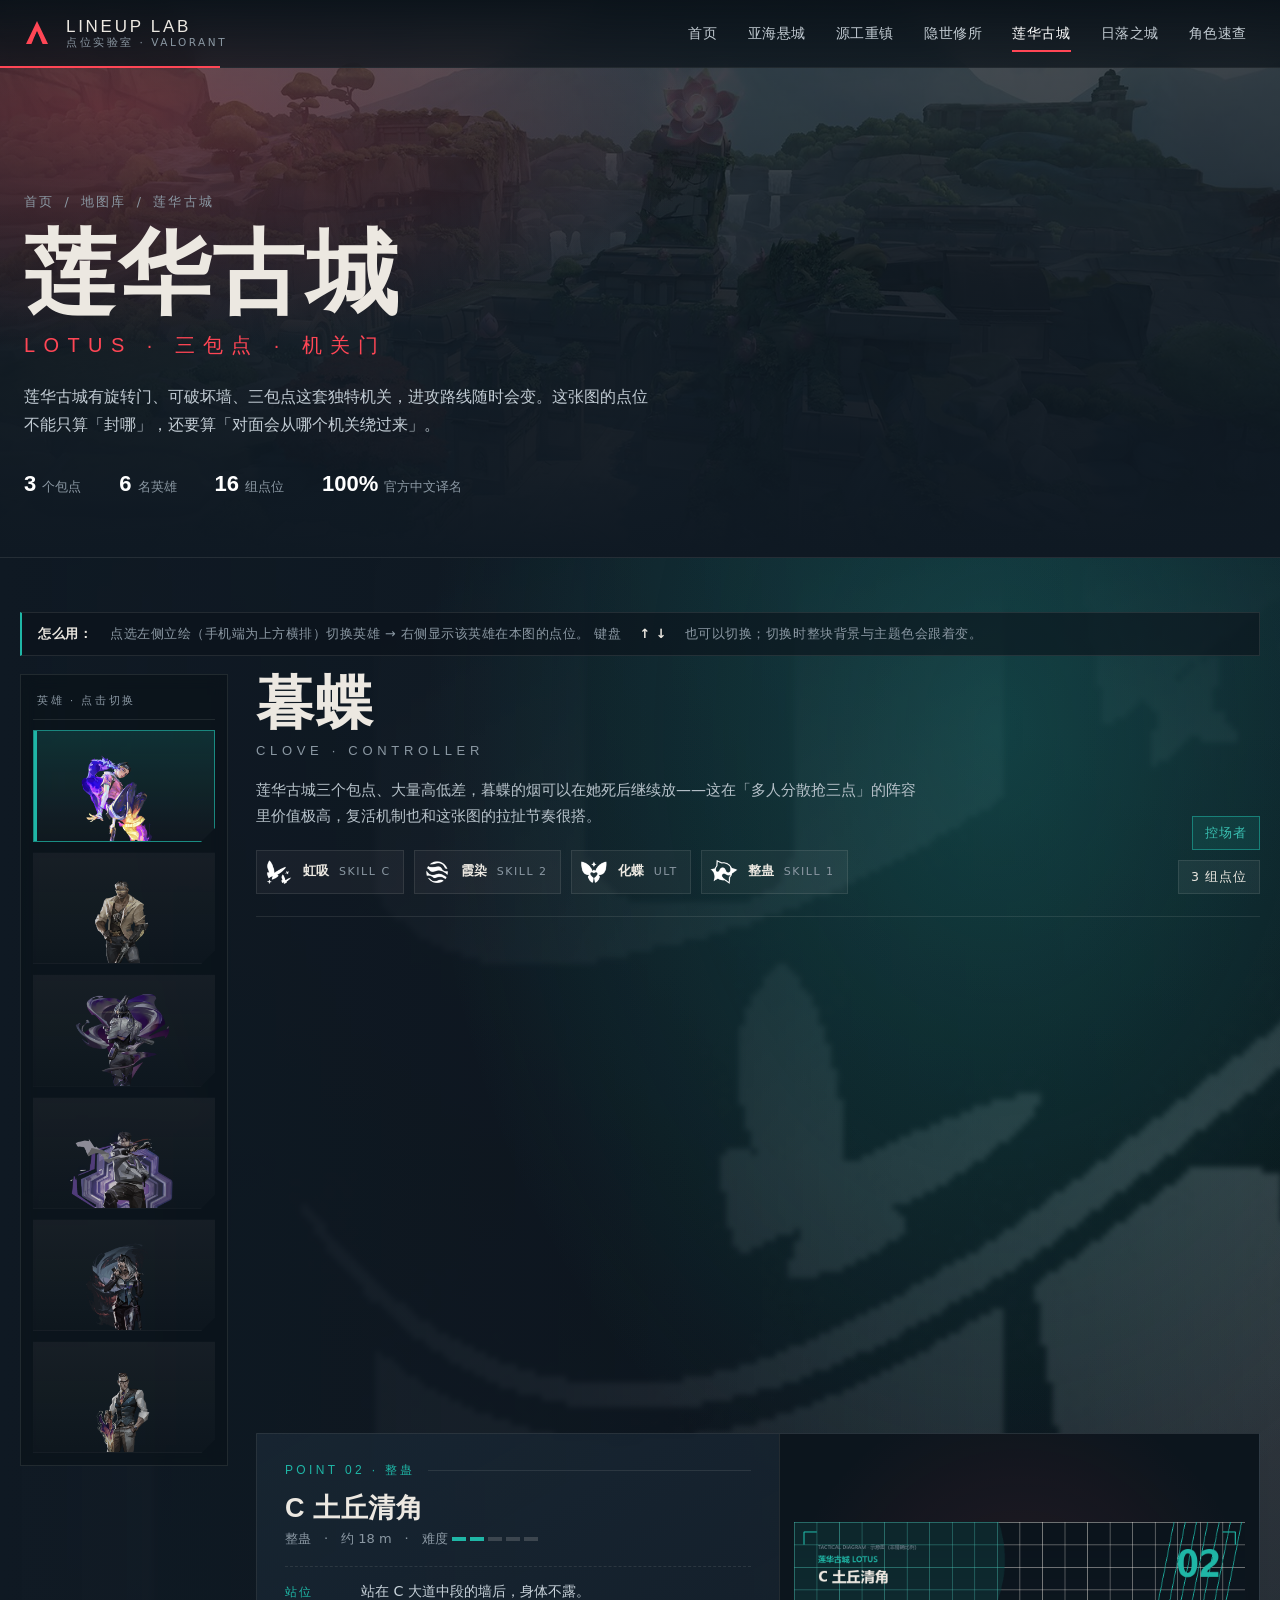
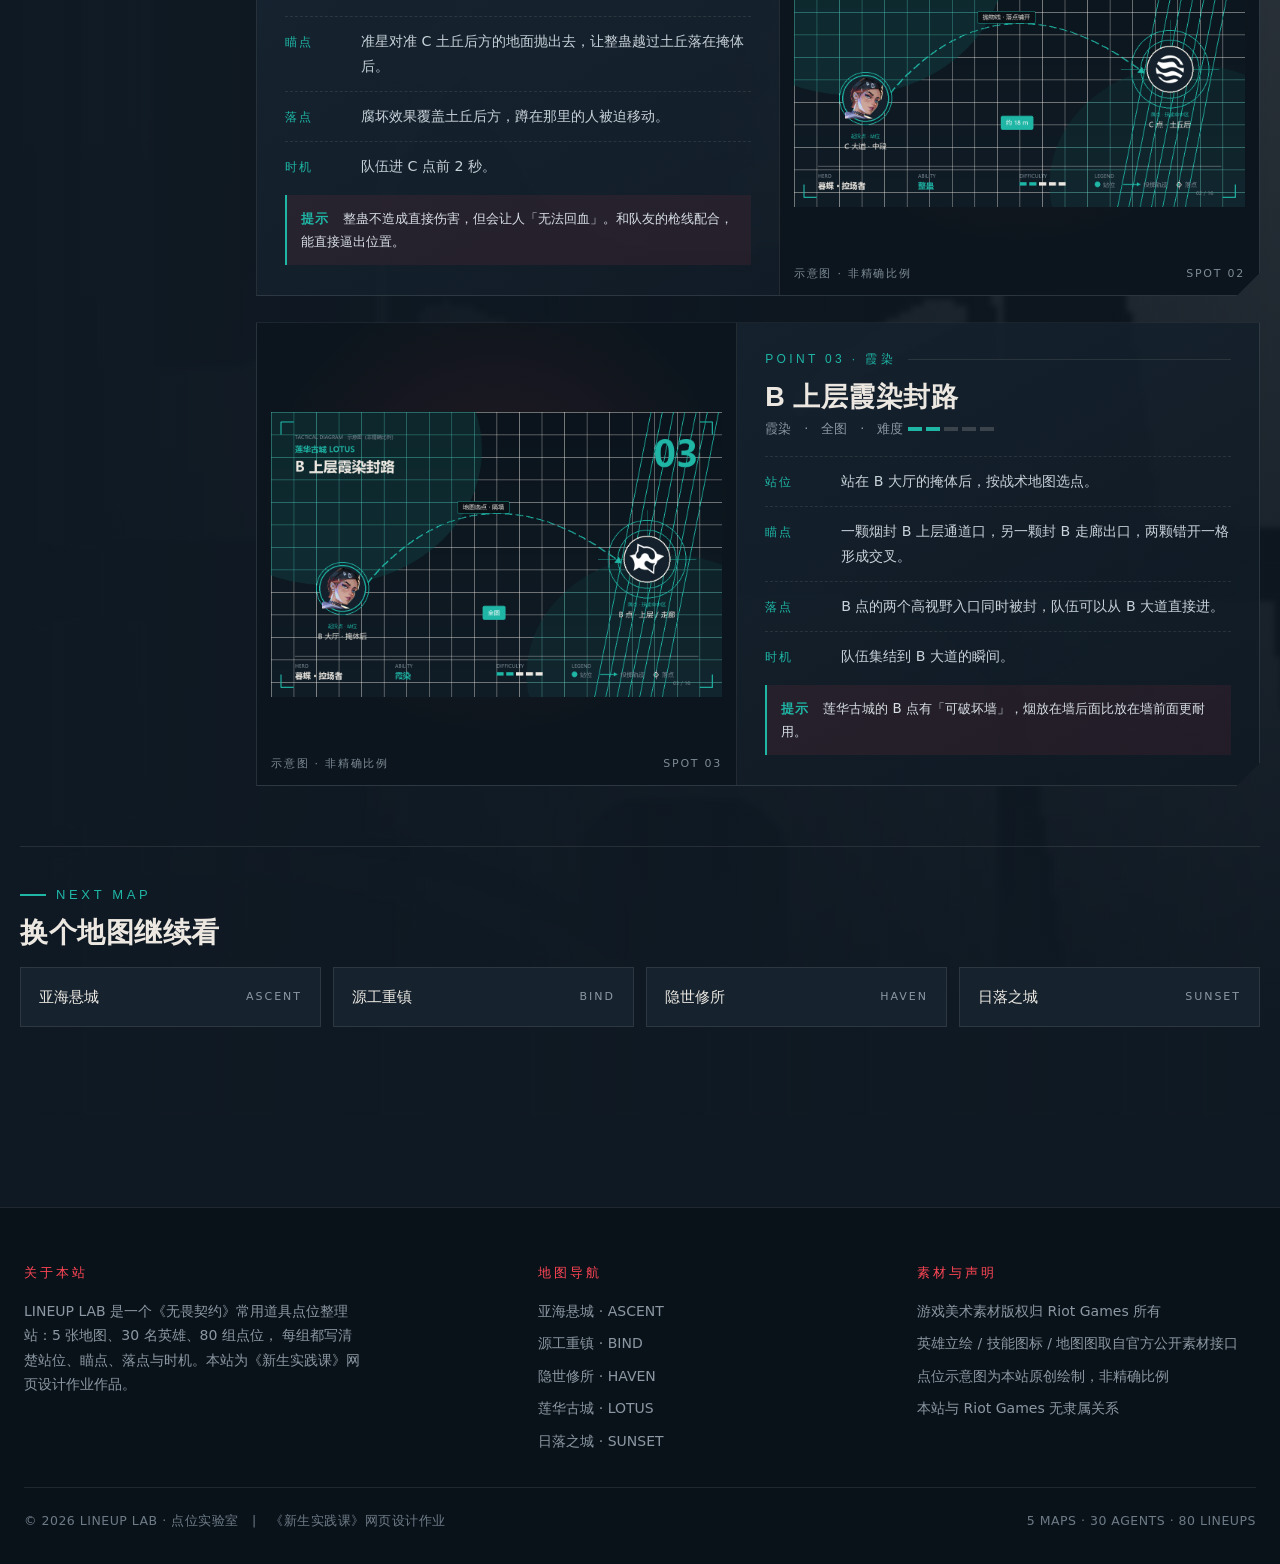
<file: web/lotus.html>
<!DOCTYPE html>
<html lang="zh-CN">
<head>
<meta charset="utf-8">
<meta name="viewport" content="width=device-width, initial-scale=1">
<meta name="description" content="无畏契约莲华古城常用道具点位：6 名英雄、16 组点位，站位/瞄点/落点/时机全拆解。">
<meta name="author" content="《新生实践课》网页设计作业">
<meta name="keywords" content="无畏契约,VALORANT,道具点位,lineup,点位图,亚海悬城,源工重镇,隐世修所,莲华古城,日落之城">
<title>莲华古城 点位 · LINEUP LAB</title>
<link rel="icon" href="data:image/svg+xml,%3Csvg xmlns='http://www.w3.org/2000/svg' viewBox='0 0 32 32'%3E%3Crect width='32' height='32' fill='%230F1923'/%3E%3Cpath d='M8 24 L16 6 L24 24 L20 24 L16 14 L12 24 Z' fill='%23FF4655'/%3E%3C/svg%3E">
<link rel="stylesheet" href="../web/css/site.css">
<script>document.documentElement.className += " js";</script>
</head>
<body>
<a class="skip" href="#main">跳到主内容</a>
<header class="site-head">
  <div class="head-inner">
    <a class="brand" href="../index.html">
      <svg class="brand__mark" viewBox="0 0 34 34" aria-hidden="true">
        <path d="M6 27 L17 4 L28 27 L22.6 27 L17 14 L11.4 27 Z" fill="#FF4655"/>
        <path d="M13.4 22.6 L17 15 L20.6 22.6 Z" fill="#0F1923"/>
      </svg>
      <span class="brand__text">
        <span class="brand__name">LINEUP LAB</span>
        <span class="brand__sub">点位实验室 · VALORANT</span>
      </span>
    </a>
    <button class="nav-toggle" type="button" aria-label="展开导航" aria-expanded="false"><span></span></button>
    <nav class="nav" aria-label="主导航">
        <a href="../index.html">首页</a>
        <a href="../web/ascent.html">亚海悬城</a>
        <a href="../web/bind.html">源工重镇</a>
        <a href="../web/haven.html">隐世修所</a>
        <a href="../web/lotus.html">莲华古城</a>
        <a href="../web/sunset.html">日落之城</a>
        <a href="../web/agents.html">角色速查</a>
    </nav>
  </div>
</header>

<main id="main">
  <section class="map-hero">
    <img class="map-hero__img" src="../image/maps/lotus_splash.jpg" alt="莲华古城 地图全景">
    <div class="map-hero__scrim"></div>
    <div class="wrap">
      <nav class="crumb" aria-label="面包屑">
        <a href="../index.html">首页</a><span>/</span><span>地图库</span><span>/</span><span>莲华古城</span>
      </nav>
      <h1 class="map-hero__title">莲华古城</h1>
      <div class="map-hero__en">LOTUS · 三包点 · 机关门</div>
      <p class="map-hero__desc">莲华古城有旋转门、可破坏墙、三包点这套独特机关，进攻路线随时会变。这张图的点位不能只算「封哪」，还要算「对面会从哪个机关绕过来」。</p>
      <div class="map-hero__stats">
        <div><b>3</b>个包点</div>
        <div><b>6</b>名英雄</div>
        <div><b>16</b>组点位</div>
        <div><b>100%</b>官方中文译名</div>
      </div>
    </div>
  </section>

  <section class="lineup">
    <div class="agent-bg"><div class="agent-bg__layer is-on"></div><div class="agent-bg__layer"></div></div>
    <div class="agent-bg__veil"></div>
    <div class="wrap wrap--wide">
      <div class="lineup__hint">
        <b>怎么用：</b>点选左侧立绘（手机端为上方横排）切换英雄 → 右侧显示该英雄在本图的点位。
        键盘 <b>↑ ↓</b> 也可以切换；切换时整块背景与主题色会跟着变。
      </div>
      <div class="lineup__grid">
        <div class="rail" role="tablist" aria-label="选择英雄">
          <div class="rail__title">英雄 · 点击切换</div>
        <button class="rail__item is-active" type="button" role="tab" id="clove"
                aria-selected="true" tabindex="0"
                data-target="#panel-lotus-clove" data-slug="clove"
                data-accent="#1FB6A6" data-bg="../image/agents/clove_bg.jpg" title="暮蝶 · 控场者">
          <img class="rail__portrait" src="../image/agents/clove_full.webp" alt="暮蝶 立绘" loading="lazy">
          <span class="rail__label">暮蝶<em>CONTROLLER</em></span>
        </button>
        <button class="rail__item" type="button" role="tab" id="tejo"
                aria-selected="false" tabindex="-1"
                data-target="#panel-lotus-tejo" data-slug="tejo"
                data-accent="#E8A33D" data-bg="../image/agents/tejo_bg.jpg" title="钛狐 · 先锋">
          <img class="rail__portrait" src="../image/agents/tejo_full.webp" alt="钛狐 立绘" loading="lazy">
          <span class="rail__label">钛狐<em>INITIATOR</em></span>
        </button>
        <button class="rail__item" type="button" role="tab" id="vyse"
                aria-selected="false" tabindex="-1"
                data-target="#panel-lotus-vyse" data-slug="vyse"
                data-accent="#4C86D9" data-bg="../image/agents/vyse_bg.jpg" title="维斯 · 哨卫">
          <img class="rail__portrait" src="../image/agents/vyse_full.webp" alt="维斯 立绘" loading="lazy">
          <span class="rail__label">维斯<em>SENTINEL</em></span>
        </button>
        <button class="rail__item" type="button" role="tab" id="iso"
                aria-selected="false" tabindex="-1"
                data-target="#panel-lotus-iso" data-slug="iso"
                data-accent="#FF4655" data-bg="../image/agents/iso_bg.jpg" title="壹决 · 决斗者">
          <img class="rail__portrait" src="../image/agents/iso_full.webp" alt="壹决 立绘" loading="lazy">
          <span class="rail__label">壹决<em>DUELIST</em></span>
        </button>
        <button class="rail__item" type="button" role="tab" id="fade"
                aria-selected="false" tabindex="-1"
                data-target="#panel-lotus-fade" data-slug="fade"
                data-accent="#E8A33D" data-bg="../image/agents/fade_bg.jpg" title="黑梦 · 先锋">
          <img class="rail__portrait" src="../image/agents/fade_full.webp" alt="黑梦 立绘" loading="lazy">
          <span class="rail__label">黑梦<em>INITIATOR</em></span>
        </button>
        <button class="rail__item" type="button" role="tab" id="chamber"
                aria-selected="false" tabindex="-1"
                data-target="#panel-lotus-chamber" data-slug="chamber"
                data-accent="#4C86D9" data-bg="../image/agents/chamber_bg.jpg" title="尚勃勒 · 哨卫">
          <img class="rail__portrait" src="../image/agents/chamber_full.webp" alt="尚勃勒 立绘" loading="lazy">
          <span class="rail__label">尚勃勒<em>SENTINEL</em></span>
        </button>
        </div>
        <div class="panels">
      <section class="panel is-active" id="panel-lotus-clove" role="tabpanel"
               aria-label="暮蝶 的点位">
        <div class="agent-head">
          <div>
            <h2 class="agent-head__name">暮蝶</h2>
            <div class="agent-head__en">CLOVE · CONTROLLER</div>
            <p class="agent-head__why">莲华古城三个包点、大量高低差，暮蝶的烟可以在她死后继续放——这在「多人分散抢三点」的阵容里价值极高，复活机制也和这张图的拉扯节奏很搭。</p>
            <div class="abilities"><span class="ability"><img src="../image/abilities/clove_grenade.png" alt=""><b>虹吸</b><span>SKILL C</span></span><span class="ability"><img src="../image/abilities/clove_ability2.png" alt=""><b>霞染</b><span>SKILL 2</span></span><span class="ability"><img src="../image/abilities/clove_ultimate.png" alt=""><b>化蝶</b><span>ULT</span></span><span class="ability"><img src="../image/abilities/clove_ability1.png" alt=""><b>整蛊</b><span>SKILL 1</span></span></div>
          </div>
          <div class="agent-head__side">
            <span class="chip chip--role" style="--rcolor:#1FB6A6">控场者</span>
            <span class="chip">3 组点位</span>
          </div>
        </div>
          <article class="spot reveal">
            <figure class="spot__figure">
              <img src="../image/spots/lotus_clove_01.png"
                   alt="暮蝶 在莲华古城的A 点三烟封高位点位示意图" loading="lazy">
              <figcaption class="spot__figcap">
                <span>示意图 · 非精确比例</span><span>SPOT 01</span>
              </figcaption>
            </figure>
            <div class="spot__body">
              <div class="spot__index">POINT 01 · 霞染</div>
              <h3 class="spot__title">A 点三烟封高位</h3>
              <p class="spot__sub">霞染　·　全图　·　难度
                <span class="diff"><i class="on"></i><i class="on"></i><i class=""></i><i class=""></i><i class=""></i></span></p>
              <dl class="spot__dl">
                <div><dt>站位</dt><dd>在 A 大厅的掩体后按战术地图选点，完全不需要露身位。</dd></div>
                <div><dt>瞄点</dt><dd>地图上把烟放在 A 高地入口、A 树根通道、A 包点正面三个位置，形成一道「弧形烟墙」。</dd></div>
                <div><dt>落点</dt><dd>A 点的三个高台视野同时被切断，队伍可以从 A 大道贴进去。</dd></div>
                <div><dt>时机</dt><dd>队伍集结到 A 大道的瞬间。烟可以提前放，覆盖时间够。</dd></div>
              </dl>
              <div class="spot__tip"><b>提示　</b>暮蝶阵亡后还能用霞染放短烟。死了别急着点复活，先给队友补一颗烟再走。</div>
            </div>
          </article>
          <article class="spot reveal">
            <figure class="spot__figure">
              <img src="../image/spots/lotus_clove_02.png"
                   alt="暮蝶 在莲华古城的C 土丘清角点位示意图" loading="lazy">
              <figcaption class="spot__figcap">
                <span>示意图 · 非精确比例</span><span>SPOT 02</span>
              </figcaption>
            </figure>
            <div class="spot__body">
              <div class="spot__index">POINT 02 · 整蛊</div>
              <h3 class="spot__title">C 土丘清角</h3>
              <p class="spot__sub">整蛊　·　约 18 m　·　难度
                <span class="diff"><i class="on"></i><i class="on"></i><i class=""></i><i class=""></i><i class=""></i></span></p>
              <dl class="spot__dl">
                <div><dt>站位</dt><dd>站在 C 大道中段的墙后，身体不露。</dd></div>
                <div><dt>瞄点</dt><dd>准星对准 C 土丘后方的地面抛出去，让整蛊越过土丘落在掩体后。</dd></div>
                <div><dt>落点</dt><dd>腐坏效果覆盖土丘后方，蹲在那里的人被迫移动。</dd></div>
                <div><dt>时机</dt><dd>队伍进 C 点前 2 秒。</dd></div>
              </dl>
              <div class="spot__tip"><b>提示　</b>整蛊不造成直接伤害，但会让人「无法回血」。和队友的枪线配合，能直接逼出位置。</div>
            </div>
          </article>
          <article class="spot reveal">
            <figure class="spot__figure">
              <img src="../image/spots/lotus_clove_03.png"
                   alt="暮蝶 在莲华古城的B 上层霞染封路点位示意图" loading="lazy">
              <figcaption class="spot__figcap">
                <span>示意图 · 非精确比例</span><span>SPOT 03</span>
              </figcaption>
            </figure>
            <div class="spot__body">
              <div class="spot__index">POINT 03 · 霞染</div>
              <h3 class="spot__title">B 上层霞染封路</h3>
              <p class="spot__sub">霞染　·　全图　·　难度
                <span class="diff"><i class="on"></i><i class="on"></i><i class=""></i><i class=""></i><i class=""></i></span></p>
              <dl class="spot__dl">
                <div><dt>站位</dt><dd>站在 B 大厅的掩体后，按战术地图选点。</dd></div>
                <div><dt>瞄点</dt><dd>一颗烟封 B 上层通道口，另一颗封 B 走廊出口，两颗错开一格形成交叉。</dd></div>
                <div><dt>落点</dt><dd>B 点的两个高视野入口同时被封，队伍可以从 B 大道直接进。</dd></div>
                <div><dt>时机</dt><dd>队伍集结到 B 大道的瞬间。</dd></div>
              </dl>
              <div class="spot__tip"><b>提示　</b>莲华古城的 B 点有「可破坏墙」，烟放在墙后面比放在墙前面更耐用。</div>
            </div>
          </article>
      </section>
      <section class="panel" id="panel-lotus-tejo" role="tabpanel"
               aria-label="钛狐 的点位">
        <div class="agent-head">
          <div>
            <h2 class="agent-head__name">钛狐</h2>
            <div class="agent-head__en">TEJO · INITIATOR</div>
            <p class="agent-head__why">钛狐的技能全部是「隔墙打击」，莲华古城三包点的建筑特别多，可以对着墙体直接打伤害——他在这张图等于自带一台「拆楼机」。</p>
            <div class="abilities"><span class="ability"><img src="../image/abilities/tejo_ability2.png" alt=""><b>精准投放</b><span>SKILL 2</span></span><span class="ability"><img src="../image/abilities/tejo_ability1.png" alt=""><b>特快专递</b><span>SKILL 1</span></span><span class="ability"><img src="../image/abilities/tejo_ultimate.png" alt=""><b>末日审判</b><span>ULT</span></span><span class="ability"><img src="../image/abilities/tejo_grenade.png" alt=""><b>潜袭爬虫</b><span>SKILL C</span></span></div>
          </div>
          <div class="agent-head__side">
            <span class="chip chip--role" style="--rcolor:#E8A33D">先锋</span>
            <span class="chip">3 组点位</span>
          </div>
        </div>
          <article class="spot reveal">
            <figure class="spot__figure">
              <img src="../image/spots/lotus_tejo_04.png"
                   alt="钛狐 在莲华古城的A 高地隔墙打击点位示意图" loading="lazy">
              <figcaption class="spot__figcap">
                <span>示意图 · 非精确比例</span><span>SPOT 01</span>
              </figcaption>
            </figure>
            <div class="spot__body">
              <div class="spot__index">POINT 01 · 精准投放</div>
              <h3 class="spot__title">A 高地隔墙打击</h3>
              <p class="spot__sub">精准投放　·　全图　·　难度
                <span class="diff"><i class="on"></i><i class="on"></i><i class="on"></i><i class=""></i><i class=""></i></span></p>
              <dl class="spot__dl">
                <div><dt>站位</dt><dd>站在 A 大厅后方，按战术地图选点，完全不需要露身位。</dd></div>
                <div><dt>瞄点</dt><dd>把导弹落点放在 A 高地平台的入口，让脉冲覆盖整个高台。</dd></div>
                <div><dt>落点</dt><dd>高台守方被持续脉冲逼退，队伍可以趁机贴到 A 点。</dd></div>
                <div><dt>时机</dt><dd>队伍准备进 A 点前的 3 秒。</dd></div>
              </dl>
              <div class="spot__tip"><b>提示　</b>导弹的脉冲范围不大，落点要放在「对面必须站」的位置，不是包点中央。</div>
            </div>
          </article>
          <article class="spot reveal">
            <figure class="spot__figure">
              <img src="../image/spots/lotus_tejo_05.png"
                   alt="钛狐 在莲华古城的B 上层弹跳震荡点位示意图" loading="lazy">
              <figcaption class="spot__figcap">
                <span>示意图 · 非精确比例</span><span>SPOT 02</span>
              </figcaption>
            </figure>
            <div class="spot__body">
              <div class="spot__index">POINT 02 · 特快专递</div>
              <h3 class="spot__title">B 上层弹跳震荡</h3>
              <p class="spot__sub">特快专递　·　约 25 m　·　难度
                <span class="diff"><i class="on"></i><i class="on"></i><i class="on"></i><i class=""></i><i class=""></i></span></p>
              <dl class="spot__dl">
                <div><dt>站位</dt><dd>站在 B 大道入口的墙后，对准 B 上层通道的墙面。</dd></div>
                <div><dt>瞄点</dt><dd>用辅助射击让道具有一次弹跳，先撞墙再弹进上层通道。</dd></div>
                <div><dt>落点</dt><dd>上层通道的守方被震荡并受到伤害，队伍可以沿 B 大道推进。</dd></div>
                <div><dt>时机</dt><dd>队伍进 B 大道的瞬间。</dd></div>
              </dl>
              <div class="spot__tip"><b>提示　</b>弹跳角度要练，直接扔会被墙挡住。练到「一弹进通道」就算毕业。</div>
            </div>
          </article>
          <article class="spot reveal">
            <figure class="spot__figure">
              <img src="../image/spots/lotus_tejo_06.png"
                   alt="钛狐 在莲华古城的C 瀑布隔墙压制点位示意图" loading="lazy">
              <figcaption class="spot__figcap">
                <span>示意图 · 非精确比例</span><span>SPOT 03</span>
              </figcaption>
            </figure>
            <div class="spot__body">
              <div class="spot__index">POINT 03 · 精准投放</div>
              <h3 class="spot__title">C 瀑布隔墙压制</h3>
              <p class="spot__sub">精准投放　·　全图　·　难度
                <span class="diff"><i class="on"></i><i class="on"></i><i class="on"></i><i class=""></i><i class=""></i></span></p>
              <dl class="spot__dl">
                <div><dt>站位</dt><dd>站在 C 大道后方，按战术地图选点，不露身位。</dd></div>
                <div><dt>瞄点</dt><dd>把落点放在 C 瀑布侧的平台入口，让脉冲覆盖守方的常规站位。</dd></div>
                <div><dt>落点</dt><dd>C 瀑布方向的守方被迫移动，队伍可以贴到瀑布口。</dd></div>
                <div><dt>时机</dt><dd>队伍准备进 C 点的前 3 秒。</dd></div>
              </dl>
              <div class="spot__tip"><b>提示　</b>莲华古城的 C 点地形比 A、B 更碎，落点要选「一个人必须站」的位置，不要选开阔地。</div>
            </div>
          </article>
      </section>
      <section class="panel" id="panel-lotus-vyse" role="tabpanel"
               aria-label="维斯 的点位">
        <div class="agent-head">
          <div>
            <h2 class="agent-head__name">维斯</h2>
            <div class="agent-head__en">VYSE · SENTINEL</div>
            <p class="agent-head__why">莲华古城有「可破坏墙」和「旋转门」两个特殊机制，维斯的裁断可以跟着门一起封锁通道——她在这张图的强度，来自「把动态的地图变回静态」。</p>
            <div class="abilities"><span class="ability"><img src="../image/abilities/vyse_ability1.png" alt=""><b>裁断</b><span>SKILL 1</span></span><span class="ability"><img src="../image/abilities/vyse_ability2.png" alt=""><b>弧光玫瑰</b><span>SKILL 2</span></span><span class="ability"><img src="../image/abilities/vyse_grenade.png" alt=""><b>剃刀藤蔓</b><span>SKILL C</span></span><span class="ability"><img src="../image/abilities/vyse_ultimate.png" alt=""><b>铁棘禁园</b><span>ULT</span></span></div>
          </div>
          <div class="agent-head__side">
            <span class="chip chip--role" style="--rcolor:#4C86D9">哨卫</span>
            <span class="chip">3 组点位</span>
          </div>
        </div>
          <article class="spot reveal">
            <figure class="spot__figure">
              <img src="../image/spots/lotus_vyse_07.png"
                   alt="维斯 在莲华古城的A 大道隐形墙点位示意图" loading="lazy">
              <figcaption class="spot__figcap">
                <span>示意图 · 非精确比例</span><span>SPOT 01</span>
              </figcaption>
            </figure>
            <div class="spot__body">
              <div class="spot__index">POINT 01 · 裁断</div>
              <h3 class="spot__title">A 大道隐形墙</h3>
              <p class="spot__sub">裁断　·　约 20 m　·　难度
                <span class="diff"><i class="on"></i><i class="on"></i><i class="on"></i><i class=""></i><i class=""></i></span></p>
              <dl class="spot__dl">
                <div><dt>站位</dt><dd>站在 A 点侧翼的墙后，把裁断放在 A 大道出口的地面上。</dd></div>
                <div><dt>瞄点</dt><dd>放在敌人「必经」的位置。部署后裁断会隐形，敌人一经过就生成不可摧毁的墙。</dd></div>
                <div><dt>落点</dt><dd>通道被彻底堵死，敌人只能从另一条路走，等于强制他们暴露。</dd></div>
                <div><dt>时机</dt><dd>开局部署；对面提速时正好把路封死。</dd></div>
              </dl>
              <div class="spot__tip"><b>提示　</b>裁断生成的墙不可摧毁，堵路效果比任何烟都硬。但冷却长，别乱放。</div>
            </div>
          </article>
          <article class="spot reveal">
            <figure class="spot__figure">
              <img src="../image/spots/lotus_vyse_08.png"
                   alt="维斯 在莲华古城的C 瀑布致盲点位示意图" loading="lazy">
              <figcaption class="spot__figcap">
                <span>示意图 · 非精确比例</span><span>SPOT 02</span>
              </figcaption>
            </figure>
            <div class="spot__body">
              <div class="spot__index">POINT 02 · 弧光玫瑰</div>
              <h3 class="spot__title">C 瀑布致盲</h3>
              <p class="spot__sub">弧光玫瑰　·　约 16 m　·　难度
                <span class="diff"><i class="on"></i><i class="on"></i><i class="on"></i><i class=""></i><i class=""></i></span></p>
              <dl class="spot__dl">
                <div><dt>站位</dt><dd>站在 C 点包点背面的墙边，用辅助射击把玫瑰放到墙的另一侧。</dd></div>
                <div><dt>瞄点</dt><dd>玫瑰放在 C 瀑布通道内侧的墙上，等敌人走到正面再激活致盲。</dd></div>
                <div><dt>落点</dt><dd>从 C 瀑布进来的敌人全部被致盲，队伍可以直接补枪。</dd></div>
                <div><dt>时机</dt><dd>听到 C 瀑布有动静时再激活。</dd></div>
              </dl>
              <div class="spot__tip"><b>提示　</b>玫瑰可以穿墙放。放在对面看不到的背面，激活时他们躲不掉。</div>
            </div>
          </article>
          <article class="spot reveal">
            <figure class="spot__figure">
              <img src="../image/spots/lotus_vyse_09.png"
                   alt="维斯 在莲华古城的B 上层剃刀藤蔓点位示意图" loading="lazy">
              <figcaption class="spot__figcap">
                <span>示意图 · 非精确比例</span><span>SPOT 03</span>
              </figcaption>
            </figure>
            <div class="spot__body">
              <div class="spot__index">POINT 03 · 剃刀藤蔓</div>
              <h3 class="spot__title">B 上层剃刀藤蔓</h3>
              <p class="spot__sub">剃刀藤蔓　·　约 18 m　·　难度
                <span class="diff"><i class="on"></i><i class="on"></i><i class="on"></i><i class=""></i><i class=""></i></span></p>
              <dl class="spot__dl">
                <div><dt>站位</dt><dd>站在 B 点走廊的墙后，把藤蔓抛向 B 上层通道的地面。</dd></div>
                <div><dt>瞄点</dt><dd>藤蔓落地后隐形，被交互时生成一片伤害与减速区域。</dd></div>
                <div><dt>落点</dt><dd>B 上层通道被封成「收费站」，敌人要么绕路、要么掉血硬吃。</dd></div>
                <div><dt>时机</dt><dd>开局部署；对面从上层提速时正好踩中。</dd></div>
              </dl>
              <div class="spot__tip"><b>提示　</b>藤蔓要扔在「对面必须交互」的位置，比如门口、楼梯口，别扔在开阔地中间。</div>
            </div>
          </article>
      </section>
      <section class="panel" id="panel-lotus-iso" role="tabpanel"
               aria-label="壹决 的点位">
        <div class="agent-head">
          <div>
            <h2 class="agent-head__name">壹决</h2>
            <div class="agent-head__en">ISO · DUELIST</div>
            <p class="agent-head__why">莲华古城的 A 树根和 C 土丘都是「贴脸交战」的位置，壹决的稳态剥离可以直接破掉对手的枪法自信——他的点位逻辑是「把对枪变成对面必输的对枪」。</p>
            <div class="abilities"><span class="ability"><img src="../image/abilities/iso_ability1.png" alt=""><b>稳态剥离</b><span>SKILL 1</span></span><span class="ability"><img src="../image/abilities/iso_ultimate.png" alt=""><b>决斗通牒</b><span>ULT</span></span><span class="ability"><img src="../image/abilities/iso_ability2.png" alt=""><b>战斗心流</b><span>SKILL 2</span></span><span class="ability"><img src="../image/abilities/iso_grenade.png" alt=""><b>绝对屏障</b><span>SKILL C</span></span></div>
          </div>
          <div class="agent-head__side">
            <span class="chip chip--role" style="--rcolor:#FF4655">决斗者</span>
            <span class="chip">2 组点位</span>
          </div>
        </div>
          <article class="spot reveal">
            <figure class="spot__figure">
              <img src="../image/spots/lotus_iso_10.png"
                   alt="壹决 在莲华古城的A 树根破枪点位示意图" loading="lazy">
              <figcaption class="spot__figcap">
                <span>示意图 · 非精确比例</span><span>SPOT 01</span>
              </figcaption>
            </figure>
            <div class="spot__body">
              <div class="spot__index">POINT 01 · 稳态剥离</div>
              <h3 class="spot__title">A 树根破枪</h3>
              <p class="spot__sub">稳态剥离　·　约 18 m　·　难度
                <span class="diff"><i class="on"></i><i class="on"></i><i class="on"></i><i class=""></i><i class=""></i></span></p>
              <dl class="spot__dl">
                <div><dt>站位</dt><dd>站在 A 树根通道里，等对面贴到包点边缘。</dd></div>
                <div><dt>瞄点</dt><dd>准星对准 A 点包点方向打出一发，让它在路径上铺开。</dd></div>
                <div><dt>落点</dt><dd>穿过区域的敌人被「易伤」，受到伤害翻倍，队友一枪就能带走。</dd></div>
                <div><dt>时机</dt><dd>队伍准备强攻 A 点、对面开始抱团的时候。</dd></div>
              </dl>
              <div class="spot__tip"><b>提示　</b>稳态剥离不造成伤害，是「加倍伤害」的开关。先打它、再打人，顺序别反。</div>
            </div>
          </article>
          <article class="spot reveal">
            <figure class="spot__figure">
              <img src="../image/spots/lotus_iso_11.png"
                   alt="壹决 在莲华古城的C 长道挡枪推点点位示意图" loading="lazy">
              <figcaption class="spot__figcap">
                <span>示意图 · 非精确比例</span><span>SPOT 02</span>
              </figcaption>
            </figure>
            <div class="spot__body">
              <div class="spot__index">POINT 02 · 绝对屏障</div>
              <h3 class="spot__title">C 长道挡枪推点</h3>
              <p class="spot__sub">绝对屏障　·　约 10 m　·　难度
                <span class="diff"><i class="on"></i><i class="on"></i><i class=""></i><i class=""></i><i class=""></i></span></p>
              <dl class="spot__dl">
                <div><dt>站位</dt><dd>站在 C 大道中段的掩体后，面向 C 点方向。</dd></div>
                <div><dt>瞄点</dt><dd>按住技能在自己面前立起屏障，屏障会跟着你移动。</dd></div>
                <div><dt>落点</dt><dd>一面移动的屏障挡在正面，可以安全推到 C 点。</dd></div>
                <div><dt>时机</dt><dd>C 点被架死、推不动的时候。</dd></div>
              </dl>
              <div class="spot__tip"><b>提示　</b>屏障会消耗能量，别一路开着走。等对面开火再开，等于多一条命。</div>
            </div>
          </article>
      </section>
      <section class="panel" id="panel-lotus-fade" role="tabpanel"
               aria-label="黑梦 的点位">
        <div class="agent-head">
          <div>
            <h2 class="agent-head__name">黑梦</h2>
            <div class="agent-head__en">FADE · INITIATOR</div>
            <p class="agent-head__why">莲华古城建筑密集、掩体多，黑梦的幽爪可以隔墙标记，是清三包点最有效的信息位——一颗爪下去，整个包点谁在哪都清楚了。</p>
            <div class="abilities"><span class="ability"><img src="../image/abilities/fade_ability1.png" alt=""><b>幽爪</b><span>SKILL 1</span></span><span class="ability"><img src="../image/abilities/fade_ability2.png" alt=""><b>诡眼</b><span>SKILL 2</span></span><span class="ability"><img src="../image/abilities/fade_grenade.png" alt=""><b>黯兽</b><span>SKILL C</span></span><span class="ability"><img src="../image/abilities/fade_ultimate.png" alt=""><b>夜临</b><span>ULT</span></span></div>
          </div>
          <div class="agent-head__side">
            <span class="chip chip--role" style="--rcolor:#E8A33D">先锋</span>
            <span class="chip">3 组点位</span>
          </div>
        </div>
          <article class="spot reveal">
            <figure class="spot__figure">
              <img src="../image/spots/lotus_fade_12.png"
                   alt="黑梦 在莲华古城的A 点隔墙标记点位示意图" loading="lazy">
              <figcaption class="spot__figcap">
                <span>示意图 · 非精确比例</span><span>SPOT 01</span>
              </figcaption>
            </figure>
            <div class="spot__body">
              <div class="spot__index">POINT 01 · 幽爪</div>
              <h3 class="spot__title">A 点隔墙标记</h3>
              <p class="spot__sub">幽爪　·　约 22 m　·　难度
                <span class="diff"><i class="on"></i><i class="on"></i><i class=""></i><i class=""></i><i class=""></i></span></p>
              <dl class="spot__dl">
                <div><dt>站位</dt><dd>站在 A 大厅的墙后，不需要露身位。</dd></div>
                <div><dt>瞄点</dt><dd>准星对着 A 点方向的墙面抛出幽爪，它会穿墙落到 A 包点，落地后标记周围所有敌人。</dd></div>
                <div><dt>落点</dt><dd>A 点附近的敌人全部被标记并留下轨迹，队伍可以看清每一个位置。</dd></div>
                <div><dt>时机</dt><dd>队伍准备进 A 点前的 2 秒。</dd></div>
              </dl>
              <div class="spot__tip"><b>提示　</b>幽爪会被打掉。扔的时候选高一点的角度，别贴地扔。</div>
            </div>
          </article>
          <article class="spot reveal">
            <figure class="spot__figure">
              <img src="../image/spots/lotus_fade_13.png"
                   alt="黑梦 在莲华古城的C 瀑布追猎点位示意图" loading="lazy">
              <figcaption class="spot__figcap">
                <span>示意图 · 非精确比例</span><span>SPOT 02</span>
              </figcaption>
            </figure>
            <div class="spot__body">
              <div class="spot__index">POINT 02 · 黯兽</div>
              <h3 class="spot__title">C 瀑布追猎</h3>
              <p class="spot__sub">黯兽　·　约 26 m　·　难度
                <span class="diff"><i class="on"></i><i class="on"></i><i class=""></i><i class=""></i><i class=""></i></span></p>
              <dl class="spot__dl">
                <div><dt>站位</dt><dd>站在 C 大道入口的拐角后，先放兽再跟。</dd></div>
                <div><dt>瞄点</dt><dd>放出黯兽后一路追向 C 瀑布方向，撞到敌人会致盲并标记。</dd></div>
                <div><dt>落点</dt><dd>C 瀑布方向的守方被逼出位置或致盲，队伍顺势进点。</dd></div>
                <div><dt>时机</dt><dd>队伍进 C 大道的第一时间。</dd></div>
              </dl>
              <div class="spot__tip"><b>提示　</b>黯兽会自动追人，看到敌人会自动转向。别手动乱拐，交给它跑。</div>
            </div>
          </article>
          <article class="spot reveal">
            <figure class="spot__figure">
              <img src="../image/spots/lotus_fade_14.png"
                   alt="黑梦 在莲华古城的B 上层诡眼控视野点位示意图" loading="lazy">
              <figcaption class="spot__figcap">
                <span>示意图 · 非精确比例</span><span>SPOT 03</span>
              </figcaption>
            </figure>
            <div class="spot__body">
              <div class="spot__index">POINT 03 · 诡眼</div>
              <h3 class="spot__title">B 上层诡眼控视野</h3>
              <p class="spot__sub">诡眼　·　约 20 m　·　难度
                <span class="diff"><i class="on"></i><i class="on"></i><i class=""></i><i class=""></i><i class=""></i></span></p>
              <dl class="spot__dl">
                <div><dt>站位</dt><dd>站在 B 大厅的墙后，先把诡眼准备好。</dd></div>
                <div><dt>瞄点</dt><dd>把诡眼抛到 B 上层通道的入口，让它落地后展开侦查视野。</dd></div>
                <div><dt>落点</dt><dd>上层通道的敌人被标记，队伍可以判断对面是在守 B 还是已经转点。</dd></div>
                <div><dt>时机</dt><dd>队伍进 B 大厅的第一时间。</dd></div>
              </dl>
              <div class="spot__tip"><b>提示　</b>诡眼要放在「高处」，低处很容易被一枪打掉，而且看不到上层平台。</div>
            </div>
          </article>
      </section>
      <section class="panel" id="panel-lotus-chamber" role="tabpanel"
               aria-label="尚勃勒 的点位">
        <div class="agent-head">
          <div>
            <h2 class="agent-head__name">尚勃勒</h2>
            <div class="agent-head__en">CHAMBER · SENTINEL</div>
            <p class="agent-head__why">莲华古城的 C 长道和 A 高地都有「一眼狙全场」的长枪线，尚勃勒的金牌猎头架枪几乎无解——他是这张图最典型的「用一把枪守住一条线」。</p>
            <div class="abilities"><span class="ability"><img src="../image/abilities/chamber_ability2.png" alt=""><b>闪转自如</b><span>SKILL 2</span></span><span class="ability"><img src="../image/abilities/chamber_grenade.png" alt=""><b>贵宾限行</b><span>SKILL C</span></span><span class="ability"><img src="../image/abilities/chamber_ability1.png" alt=""><b>金牌猎头</b><span>SKILL 1</span></span><span class="ability"><img src="../image/abilities/chamber_ultimate.png" alt=""><b>孤高火力</b><span>ULT</span></span></div>
          </div>
          <div class="agent-head__side">
            <span class="chip chip--role" style="--rcolor:#4C86D9">哨卫</span>
            <span class="chip">2 组点位</span>
          </div>
        </div>
          <article class="spot reveal">
            <figure class="spot__figure">
              <img src="../image/spots/lotus_chamber_15.png"
                   alt="尚勃勒 在莲华古城的C 长道架枪点位示意图" loading="lazy">
              <figcaption class="spot__figcap">
                <span>示意图 · 非精确比例</span><span>SPOT 01</span>
              </figcaption>
            </figure>
            <div class="spot__body">
              <div class="spot__index">POINT 01 · 金牌猎头</div>
              <h3 class="spot__title">C 长道架枪</h3>
              <p class="spot__sub">金牌猎头　·　约 35 m　·　难度
                <span class="diff"><i class="on"></i><i class="on"></i><i class="on"></i><i class=""></i><i class=""></i></span></p>
              <dl class="spot__dl">
                <div><dt>站位</dt><dd>站在 C 点高地的掩体后，只露半个身位。</dd></div>
                <div><dt>瞄点</dt><dd>准星压在 C 大道「人头高度」，等对面从拐角出来的一瞬间开枪。</dd></div>
                <div><dt>落点</dt><dd>C 长道整段被架死，对面必须用烟才能过。</dd></div>
                <div><dt>时机</dt><dd>开局架枪；对面开始扔烟就换位。</dd></div>
              </dl>
              <div class="spot__tip"><b>提示　</b>尚勃勒的枪是「技能枪」，没子弹了要按技能重新装填。别打到一半发现没子弹。</div>
            </div>
          </article>
          <article class="spot reveal">
            <figure class="spot__figure">
              <img src="../image/spots/lotus_chamber_16.png"
                   alt="尚勃勒 在莲华古城的A 树根减速陷阱点位示意图" loading="lazy">
              <figcaption class="spot__figcap">
                <span>示意图 · 非精确比例</span><span>SPOT 02</span>
              </figcaption>
            </figure>
            <div class="spot__body">
              <div class="spot__index">POINT 02 · 贵宾限行</div>
              <h3 class="spot__title">A 树根减速陷阱</h3>
              <p class="spot__sub">贵宾限行　·　约 18 m　·　难度
                <span class="diff"><i class="on"></i><i class="on"></i><i class=""></i><i class=""></i><i class=""></i></span></p>
              <dl class="spot__dl">
                <div><dt>站位</dt><dd>站在 A 点包点背面，把陷阱放在 A 树根通道的地面上。</dd></div>
                <div><dt>瞄点</dt><dd>陷阱隐形，敌人一进入范围就会被减速并暴露位置。</dd></div>
                <div><dt>落点</dt><dd>A 树根的推进被拖住，配合尚勃勒的枪线可以直接收人。</dd></div>
                <div><dt>时机</dt><dd>开局放在 A 点；对面转点就收回。</dd></div>
              </dl>
              <div class="spot__tip"><b>提示　</b>陷阱可以远程收回。换点防守的时候别忘了带走，别白送一个道具。</div>
            </div>
          </article>
      </section>
        </div>
      </div>

      <div class="map-switch">
        <span class="eyebrow">NEXT MAP</span>
        <h2 class="section-title" style="font-size:clamp(20px,2.4vw,28px);margin-top:10px;">换个地图继续看</h2>
        <div class="map-switch__list">
          <a class="map-switch__item" href="ascent.html"><span>亚海悬城</span><em>ASCENT</em></a><a class="map-switch__item" href="bind.html"><span>源工重镇</span><em>BIND</em></a><a class="map-switch__item" href="haven.html"><span>隐世修所</span><em>HAVEN</em></a><a class="map-switch__item" href="sunset.html"><span>日落之城</span><em>SUNSET</em></a>
        </div>
      </div>
    </div>
  </section>
</main>
<footer class="site-foot">
  <div class="wrap">
    <div class="foot-grid">
      <div>
        <div class="foot-title">关于本站</div>
        <p style="color:var(--muted);font-size:14px;max-width:38ch;margin:0;">
          LINEUP LAB 是一个《无畏契约》常用道具点位整理站：5 张地图、30 名英雄、80 组点位，
          每组都写清楚站位、瞄点、落点与时机。本站为《新生实践课》网页设计作业作品。
        </p>
      </div>
      <div>
        <div class="foot-title">地图导航</div>
        <ul class="foot-list">
        <li><a href="../web/ascent.html">亚海悬城 · ASCENT</a></li>
        <li><a href="../web/bind.html">源工重镇 · BIND</a></li>
        <li><a href="../web/haven.html">隐世修所 · HAVEN</a></li>
        <li><a href="../web/lotus.html">莲华古城 · LOTUS</a></li>
        <li><a href="../web/sunset.html">日落之城 · SUNSET</a></li>
        </ul>
      </div>
      <div>
        <div class="foot-title">素材与声明</div>
        <ul class="foot-list">
          <li>游戏美术素材版权归 Riot Games 所有</li>
          <li>英雄立绘 / 技能图标 / 地图图取自官方公开素材接口</li>
          <li>点位示意图为本站原创绘制，非精确比例</li>
          <li>本站与 Riot Games 无隶属关系</li>
        </ul>
      </div>
    </div>
    <div class="foot-bottom">
      <span>© 2026 LINEUP LAB · 点位实验室　|　《新生实践课》网页设计作业</span>
      <span>5 MAPS · 30 AGENTS · 80 LINEUPS</span>
    </div>
  </div>
</footer>
<button class="to-top" type="button" aria-label="回到顶部">↑</button>
<script src="../web/js/site.js"></script>
</body>
</html>
</file>
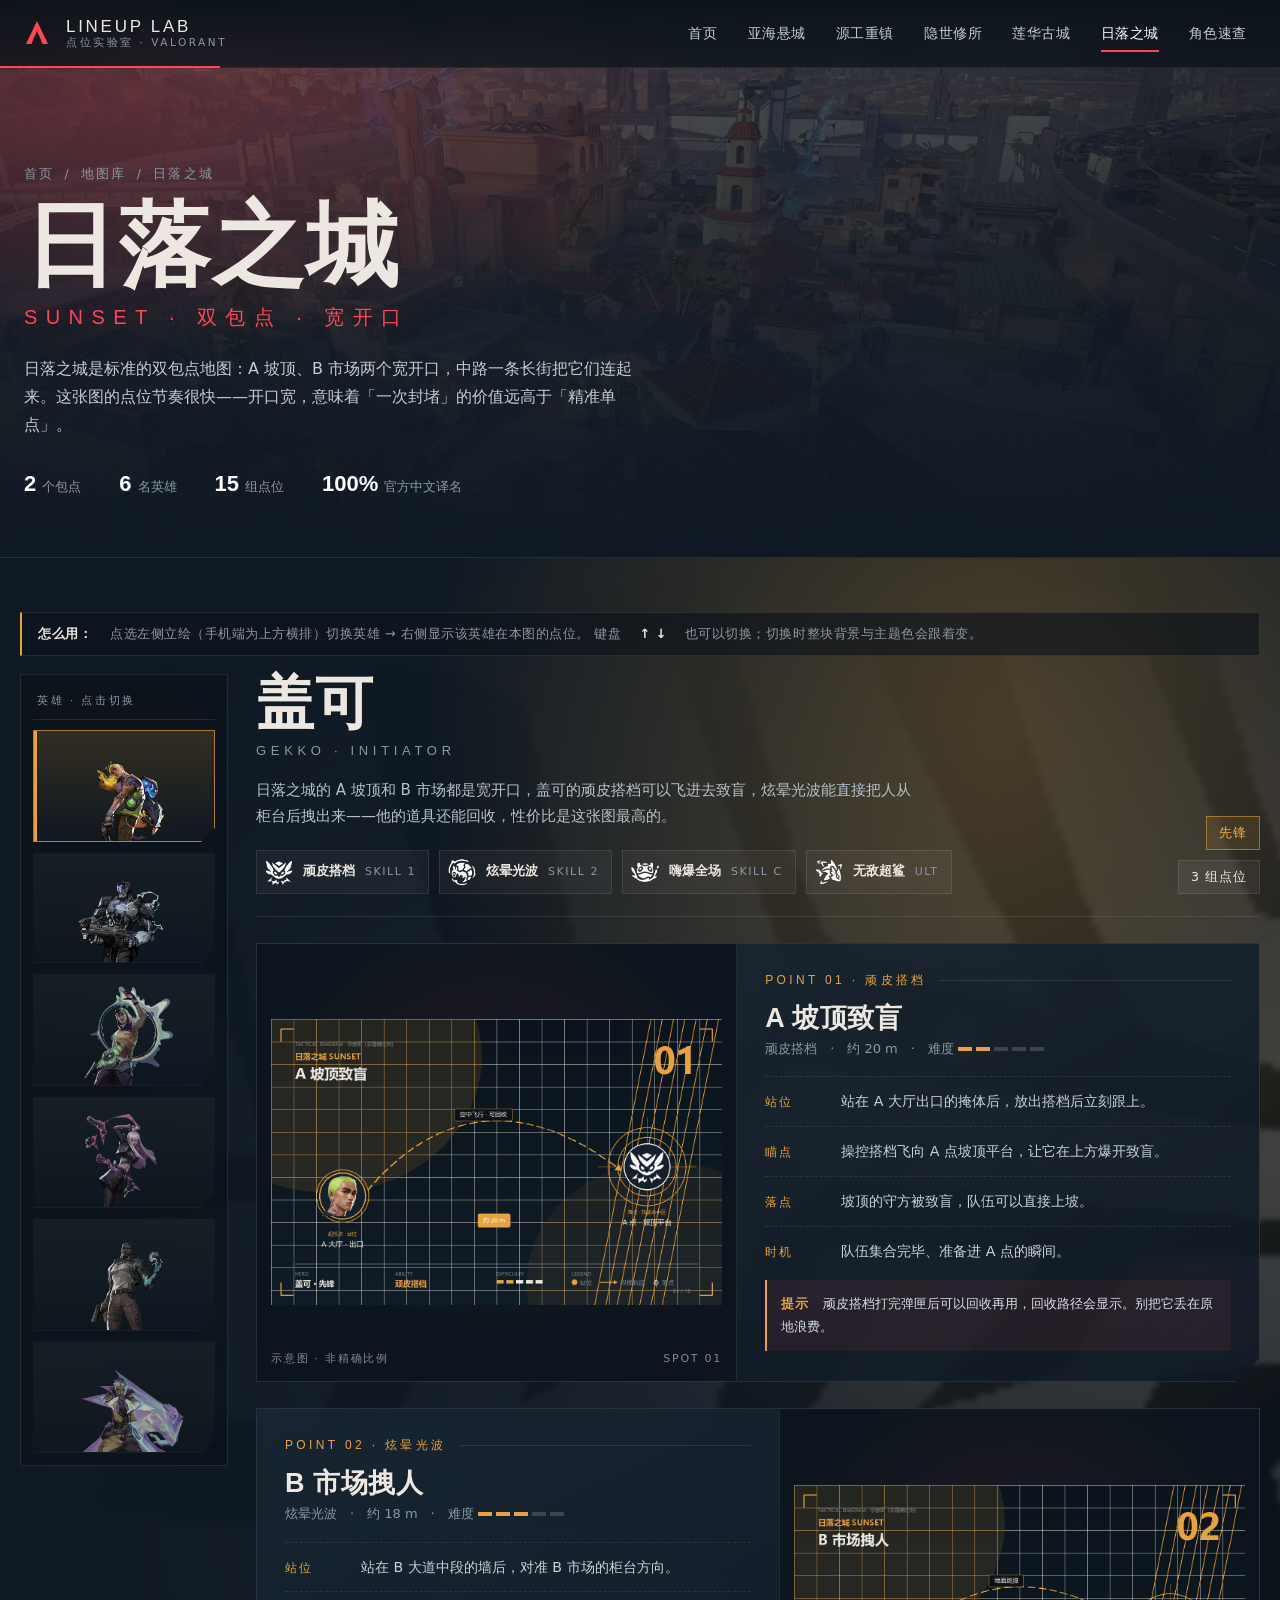
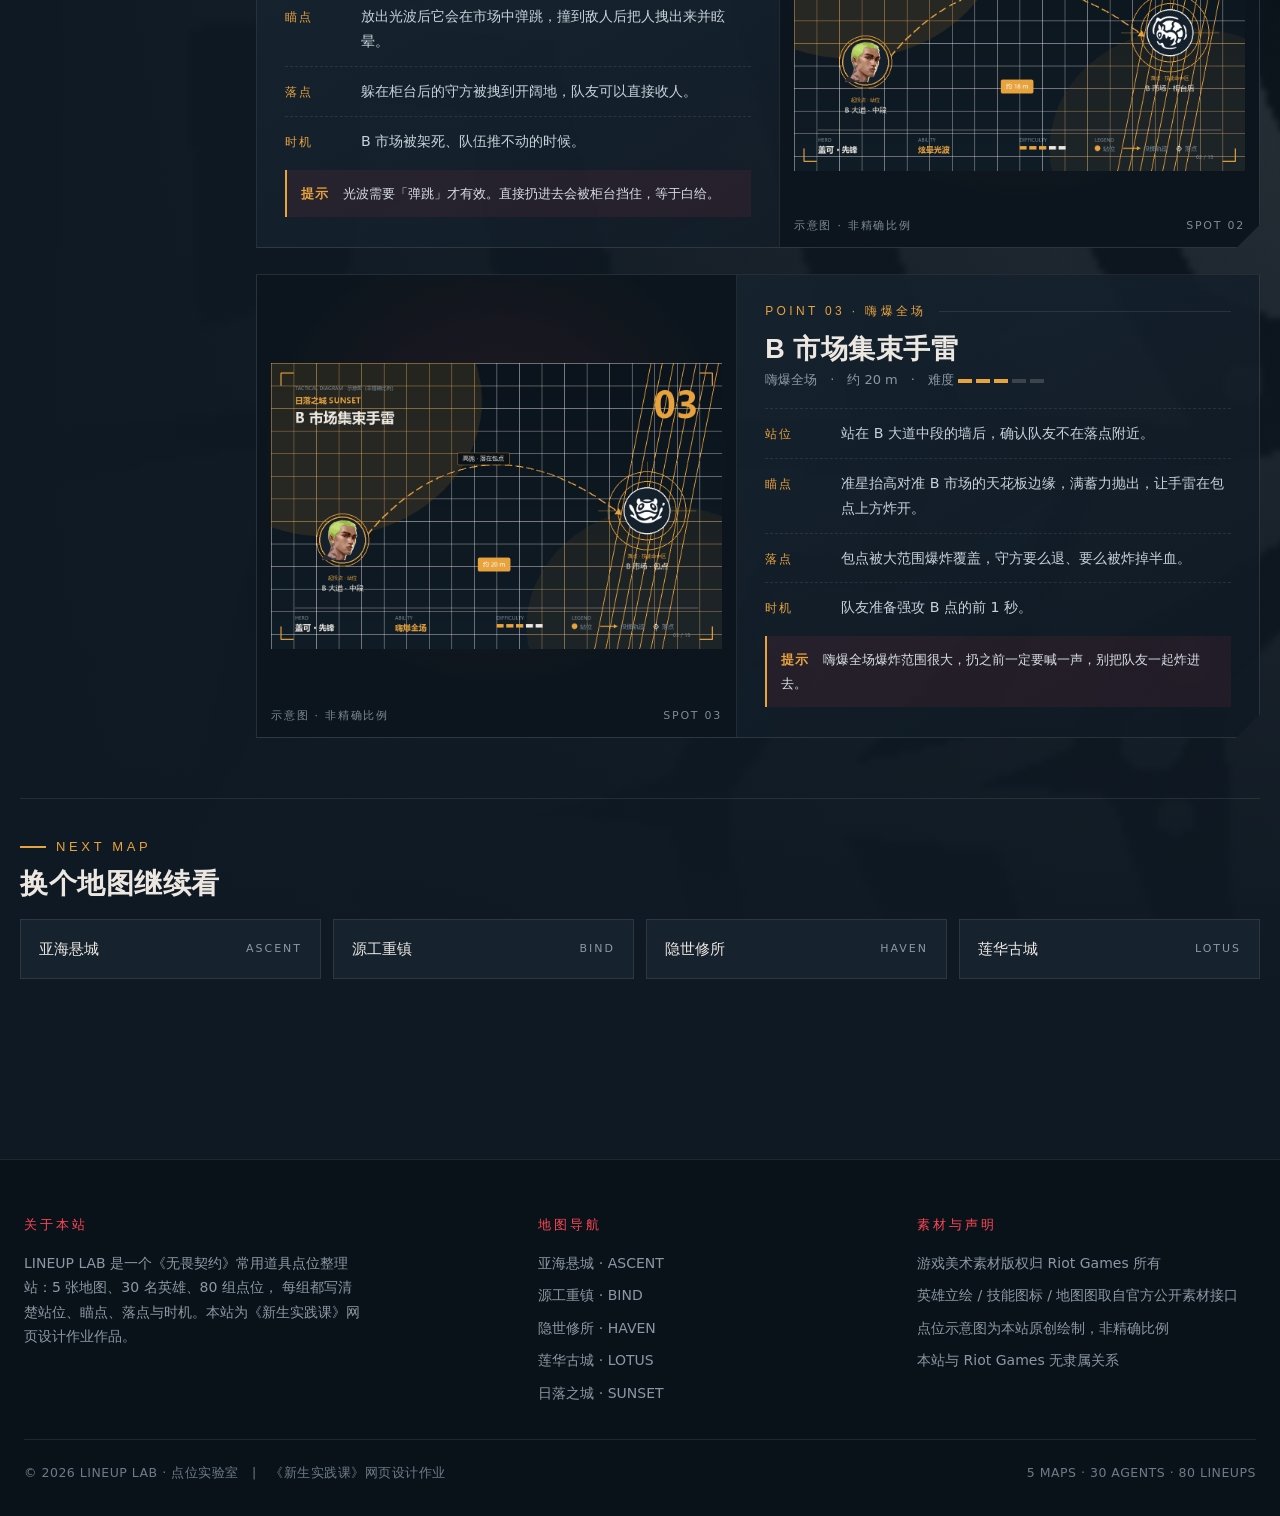
<file: web/sunset.html>
<!DOCTYPE html>
<html lang="zh-CN">
<head>
<meta charset="utf-8">
<meta name="viewport" content="width=device-width, initial-scale=1">
<meta name="description" content="无畏契约日落之城常用道具点位：6 名英雄、15 组点位，站位/瞄点/落点/时机全拆解。">
<meta name="author" content="《新生实践课》网页设计作业">
<meta name="keywords" content="无畏契约,VALORANT,道具点位,lineup,点位图,亚海悬城,源工重镇,隐世修所,莲华古城,日落之城">
<title>日落之城 点位 · LINEUP LAB</title>
<link rel="icon" href="data:image/svg+xml,%3Csvg xmlns='http://www.w3.org/2000/svg' viewBox='0 0 32 32'%3E%3Crect width='32' height='32' fill='%230F1923'/%3E%3Cpath d='M8 24 L16 6 L24 24 L20 24 L16 14 L12 24 Z' fill='%23FF4655'/%3E%3C/svg%3E">
<link rel="stylesheet" href="../web/css/site.css">
<script>document.documentElement.className += " js";</script>
</head>
<body>
<a class="skip" href="#main">跳到主内容</a>
<header class="site-head">
  <div class="head-inner">
    <a class="brand" href="../index.html">
      <svg class="brand__mark" viewBox="0 0 34 34" aria-hidden="true">
        <path d="M6 27 L17 4 L28 27 L22.6 27 L17 14 L11.4 27 Z" fill="#FF4655"/>
        <path d="M13.4 22.6 L17 15 L20.6 22.6 Z" fill="#0F1923"/>
      </svg>
      <span class="brand__text">
        <span class="brand__name">LINEUP LAB</span>
        <span class="brand__sub">点位实验室 · VALORANT</span>
      </span>
    </a>
    <button class="nav-toggle" type="button" aria-label="展开导航" aria-expanded="false"><span></span></button>
    <nav class="nav" aria-label="主导航">
        <a href="../index.html">首页</a>
        <a href="../web/ascent.html">亚海悬城</a>
        <a href="../web/bind.html">源工重镇</a>
        <a href="../web/haven.html">隐世修所</a>
        <a href="../web/lotus.html">莲华古城</a>
        <a href="../web/sunset.html">日落之城</a>
        <a href="../web/agents.html">角色速查</a>
    </nav>
  </div>
</header>

<main id="main">
  <section class="map-hero">
    <img class="map-hero__img" src="../image/maps/sunset_splash.jpg" alt="日落之城 地图全景">
    <div class="map-hero__scrim"></div>
    <div class="wrap">
      <nav class="crumb" aria-label="面包屑">
        <a href="../index.html">首页</a><span>/</span><span>地图库</span><span>/</span><span>日落之城</span>
      </nav>
      <h1 class="map-hero__title">日落之城</h1>
      <div class="map-hero__en">SUNSET · 双包点 · 宽开口</div>
      <p class="map-hero__desc">日落之城是标准的双包点地图：A 坡顶、B 市场两个宽开口，中路一条长街把它们连起来。这张图的点位节奏很快——开口宽，意味着「一次封堵」的价值远高于「精准单点」。</p>
      <div class="map-hero__stats">
        <div><b>2</b>个包点</div>
        <div><b>6</b>名英雄</div>
        <div><b>15</b>组点位</div>
        <div><b>100%</b>官方中文译名</div>
      </div>
    </div>
  </section>

  <section class="lineup">
    <div class="agent-bg"><div class="agent-bg__layer is-on"></div><div class="agent-bg__layer"></div></div>
    <div class="agent-bg__veil"></div>
    <div class="wrap wrap--wide">
      <div class="lineup__hint">
        <b>怎么用：</b>点选左侧立绘（手机端为上方横排）切换英雄 → 右侧显示该英雄在本图的点位。
        键盘 <b>↑ ↓</b> 也可以切换；切换时整块背景与主题色会跟着变。
      </div>
      <div class="lineup__grid">
        <div class="rail" role="tablist" aria-label="选择英雄">
          <div class="rail__title">英雄 · 点击切换</div>
        <button class="rail__item is-active" type="button" role="tab" id="gekko"
                aria-selected="true" tabindex="0"
                data-target="#panel-sunset-gekko" data-slug="gekko"
                data-accent="#E8A33D" data-bg="../image/agents/gekko_bg.jpg" title="盖可 · 先锋">
          <img class="rail__portrait" src="../image/agents/gekko_full.webp" alt="盖可 立绘" loading="lazy">
          <span class="rail__label">盖可<em>INITIATOR</em></span>
        </button>
        <button class="rail__item" type="button" role="tab" id="kayo"
                aria-selected="false" tabindex="-1"
                data-target="#panel-sunset-kayo" data-slug="kayo"
                data-accent="#E8A33D" data-bg="../image/agents/kayo_bg.jpg" title="K/O · 先锋">
          <img class="rail__portrait" src="../image/agents/kayo_full.webp" alt="K/O 立绘" loading="lazy">
          <span class="rail__label">K/O<em>INITIATOR</em></span>
        </button>
        <button class="rail__item" type="button" role="tab" id="miks"
                aria-selected="false" tabindex="-1"
                data-target="#panel-sunset-miks" data-slug="miks"
                data-accent="#1FB6A6" data-bg="../image/agents/miks_bg.jpg" title="迷核 · 控场者">
          <img class="rail__portrait" src="../image/agents/miks_full.webp" alt="迷核 立绘" loading="lazy">
          <span class="rail__label">迷核<em>CONTROLLER</em></span>
        </button>
        <button class="rail__item" type="button" role="tab" id="hush"
                aria-selected="false" tabindex="-1"
                data-target="#panel-sunset-hush" data-slug="hush"
                data-accent="#FF4655" data-bg="../image/agents/hush_bg.jpg" title="遐思 · 决斗者">
          <img class="rail__portrait" src="../image/agents/hush_full.webp" alt="遐思 立绘" loading="lazy">
          <span class="rail__label">遐思<em>DUELIST</em></span>
        </button>
        <button class="rail__item" type="button" role="tab" id="veto"
                aria-selected="false" tabindex="-1"
                data-target="#panel-sunset-veto" data-slug="veto"
                data-accent="#4C86D9" data-bg="../image/agents/veto_bg.jpg" title="禁灭 · 哨卫">
          <img class="rail__portrait" src="../image/agents/veto_full.webp" alt="禁灭 立绘" loading="lazy">
          <span class="rail__label">禁灭<em>SENTINEL</em></span>
        </button>
        <button class="rail__item" type="button" role="tab" id="waylay"
                aria-selected="false" tabindex="-1"
                data-target="#panel-sunset-waylay" data-slug="waylay"
                data-accent="#FF4655" data-bg="../image/agents/waylay_bg.jpg" title="幻棱 · 决斗者">
          <img class="rail__portrait" src="../image/agents/waylay_full.webp" alt="幻棱 立绘" loading="lazy">
          <span class="rail__label">幻棱<em>DUELIST</em></span>
        </button>
        </div>
        <div class="panels">
      <section class="panel is-active" id="panel-sunset-gekko" role="tabpanel"
               aria-label="盖可 的点位">
        <div class="agent-head">
          <div>
            <h2 class="agent-head__name">盖可</h2>
            <div class="agent-head__en">GEKKO · INITIATOR</div>
            <p class="agent-head__why">日落之城的 A 坡顶和 B 市场都是宽开口，盖可的顽皮搭档可以飞进去致盲，炫晕光波能直接把人从柜台后拽出来——他的道具还能回收，性价比是这张图最高的。</p>
            <div class="abilities"><span class="ability"><img src="../image/abilities/gekko_ability1.png" alt=""><b>顽皮搭档</b><span>SKILL 1</span></span><span class="ability"><img src="../image/abilities/gekko_ability2.png" alt=""><b>炫晕光波</b><span>SKILL 2</span></span><span class="ability"><img src="../image/abilities/gekko_grenade.png" alt=""><b>嗨爆全场</b><span>SKILL C</span></span><span class="ability"><img src="../image/abilities/gekko_ultimate.png" alt=""><b>无敌超鲨</b><span>ULT</span></span></div>
          </div>
          <div class="agent-head__side">
            <span class="chip chip--role" style="--rcolor:#E8A33D">先锋</span>
            <span class="chip">3 组点位</span>
          </div>
        </div>
          <article class="spot reveal">
            <figure class="spot__figure">
              <img src="../image/spots/sunset_gekko_01.png"
                   alt="盖可 在日落之城的A 坡顶致盲点位示意图" loading="lazy">
              <figcaption class="spot__figcap">
                <span>示意图 · 非精确比例</span><span>SPOT 01</span>
              </figcaption>
            </figure>
            <div class="spot__body">
              <div class="spot__index">POINT 01 · 顽皮搭档</div>
              <h3 class="spot__title">A 坡顶致盲</h3>
              <p class="spot__sub">顽皮搭档　·　约 20 m　·　难度
                <span class="diff"><i class="on"></i><i class="on"></i><i class=""></i><i class=""></i><i class=""></i></span></p>
              <dl class="spot__dl">
                <div><dt>站位</dt><dd>站在 A 大厅出口的掩体后，放出搭档后立刻跟上。</dd></div>
                <div><dt>瞄点</dt><dd>操控搭档飞向 A 点坡顶平台，让它在上方爆开致盲。</dd></div>
                <div><dt>落点</dt><dd>坡顶的守方被致盲，队伍可以直接上坡。</dd></div>
                <div><dt>时机</dt><dd>队伍集合完毕、准备进 A 点的瞬间。</dd></div>
              </dl>
              <div class="spot__tip"><b>提示　</b>顽皮搭档打完弹匣后可以回收再用，回收路径会显示。别把它丢在原地浪费。</div>
            </div>
          </article>
          <article class="spot reveal">
            <figure class="spot__figure">
              <img src="../image/spots/sunset_gekko_02.png"
                   alt="盖可 在日落之城的B 市场拽人点位示意图" loading="lazy">
              <figcaption class="spot__figcap">
                <span>示意图 · 非精确比例</span><span>SPOT 02</span>
              </figcaption>
            </figure>
            <div class="spot__body">
              <div class="spot__index">POINT 02 · 炫晕光波</div>
              <h3 class="spot__title">B 市场拽人</h3>
              <p class="spot__sub">炫晕光波　·　约 18 m　·　难度
                <span class="diff"><i class="on"></i><i class="on"></i><i class="on"></i><i class=""></i><i class=""></i></span></p>
              <dl class="spot__dl">
                <div><dt>站位</dt><dd>站在 B 大道中段的墙后，对准 B 市场的柜台方向。</dd></div>
                <div><dt>瞄点</dt><dd>放出光波后它会在市场中弹跳，撞到敌人后把人拽出来并眩晕。</dd></div>
                <div><dt>落点</dt><dd>躲在柜台后的守方被拽到开阔地，队友可以直接收人。</dd></div>
                <div><dt>时机</dt><dd>B 市场被架死、队伍推不动的时候。</dd></div>
              </dl>
              <div class="spot__tip"><b>提示　</b>光波需要「弹跳」才有效。直接扔进去会被柜台挡住，等于白给。</div>
            </div>
          </article>
          <article class="spot reveal">
            <figure class="spot__figure">
              <img src="../image/spots/sunset_gekko_03.png"
                   alt="盖可 在日落之城的B 市场集束手雷点位示意图" loading="lazy">
              <figcaption class="spot__figcap">
                <span>示意图 · 非精确比例</span><span>SPOT 03</span>
              </figcaption>
            </figure>
            <div class="spot__body">
              <div class="spot__index">POINT 03 · 嗨爆全场</div>
              <h3 class="spot__title">B 市场集束手雷</h3>
              <p class="spot__sub">嗨爆全场　·　约 20 m　·　难度
                <span class="diff"><i class="on"></i><i class="on"></i><i class="on"></i><i class=""></i><i class=""></i></span></p>
              <dl class="spot__dl">
                <div><dt>站位</dt><dd>站在 B 大道中段的墙后，确认队友不在落点附近。</dd></div>
                <div><dt>瞄点</dt><dd>准星抬高对准 B 市场的天花板边缘，满蓄力抛出，让手雷在包点上方炸开。</dd></div>
                <div><dt>落点</dt><dd>包点被大范围爆炸覆盖，守方要么退、要么被炸掉半血。</dd></div>
                <div><dt>时机</dt><dd>队友准备强攻 B 点的前 1 秒。</dd></div>
              </dl>
              <div class="spot__tip"><b>提示　</b>嗨爆全场爆炸范围很大，扔之前一定要喊一声，别把队友一起炸进去。</div>
            </div>
          </article>
      </section>
      <section class="panel" id="panel-sunset-kayo" role="tabpanel"
               aria-label="K/O 的点位">
        <div class="agent-head">
          <div>
            <h2 class="agent-head__name">K/O</h2>
            <div class="agent-head__en">KAY/O · INITIATOR</div>
            <p class="agent-head__why">日落之城的守方极度依赖技能卡点，K/O 的零点嗅探可以直接把范围内的技能压制住——这是这张图最直接的反制手段，等于把对面的道具全部锁进抽屉里。</p>
            <div class="abilities"><span class="ability"><img src="../image/abilities/kayo_grenade.png" alt=""><b>碎片溢出</b><span>SKILL C</span></span><span class="ability"><img src="../image/abilities/kayo_ability1.png" alt=""><b>闪存过载</b><span>SKILL 1</span></span><span class="ability"><img src="../image/abilities/kayo_ability2.png" alt=""><b>零点嗅探</b><span>SKILL 2</span></span><span class="ability"><img src="../image/abilities/kayo_ultimate.png" alt=""><b>无效命令</b><span>ULT</span></span></div>
          </div>
          <div class="agent-head__side">
            <span class="chip chip--role" style="--rcolor:#E8A33D">先锋</span>
            <span class="chip">3 组点位</span>
          </div>
        </div>
          <article class="spot reveal">
            <figure class="spot__figure">
              <img src="../image/spots/sunset_kayo_04.png"
                   alt="K/O 在日落之城的A 大厅穿墙闪点位示意图" loading="lazy">
              <figcaption class="spot__figcap">
                <span>示意图 · 非精确比例</span><span>SPOT 01</span>
              </figcaption>
            </figure>
            <div class="spot__body">
              <div class="spot__index">POINT 01 · 闪存过载</div>
              <h3 class="spot__title">A 大厅穿墙闪</h3>
              <p class="spot__sub">闪存过载　·　约 16 m　·　难度
                <span class="diff"><i class="on"></i><i class="on"></i><i class=""></i><i class=""></i><i class=""></i></span></p>
              <dl class="spot__dl">
                <div><dt>站位</dt><dd>站在 A 大厅门后的墙边。</dd></div>
                <div><dt>瞄点</dt><dd>准星对准门框上沿打出一发，让它在 A 点坡顶处爆开。</dd></div>
                <div><dt>落点</dt><dd>A 点方向白屏，队伍直接冲上坡。</dd></div>
                <div><dt>时机</dt><dd>队伍贴到 A 大厅门口、准备进点的瞬间。</dd></div>
              </dl>
              <div class="spot__tip"><b>提示　</b>闪光可以弹墙。贴在门框上打，比直接扔更稳，也不会闪着队友。</div>
            </div>
          </article>
          <article class="spot reveal">
            <figure class="spot__figure">
              <img src="../image/spots/sunset_kayo_05.png"
                   alt="K/O 在日落之城的B 点技能压制点位示意图" loading="lazy">
              <figcaption class="spot__figcap">
                <span>示意图 · 非精确比例</span><span>SPOT 02</span>
              </figcaption>
            </figure>
            <div class="spot__body">
              <div class="spot__index">POINT 02 · 零点嗅探</div>
              <h3 class="spot__title">B 点技能压制</h3>
              <p class="spot__sub">零点嗅探　·　约 22 m　·　难度
                <span class="diff"><i class="on"></i><i class="on"></i><i class="on"></i><i class=""></i><i class=""></i></span></p>
              <dl class="spot__dl">
                <div><dt>站位</dt><dd>站在 B 大道后方的掩体后，不需要露身位。</dd></div>
                <div><dt>瞄点</dt><dd>把零点嗅探扔到 B 市场包点上方，让它覆盖整个包点区域。</dd></div>
                <div><dt>落点</dt><dd>范围内的敌人技能被压制，守方的「卡点道具」全部失效。</dd></div>
                <div><dt>时机</dt><dd>队伍准备强攻 B 点的前 2 秒。</dd></div>
              </dl>
              <div class="spot__tip"><b>提示　</b>压制的是「技能」不是枪法。压制期间要让队友立刻冲，别浪费这段窗口。</div>
            </div>
          </article>
          <article class="spot reveal">
            <figure class="spot__figure">
              <img src="../image/spots/sunset_kayo_06.png"
                   alt="K/O 在日落之城的A 坡顶碎片溢出点位示意图" loading="lazy">
              <figcaption class="spot__figcap">
                <span>示意图 · 非精确比例</span><span>SPOT 03</span>
              </figcaption>
            </figure>
            <div class="spot__body">
              <div class="spot__index">POINT 03 · 碎片溢出</div>
              <h3 class="spot__title">A 坡顶碎片溢出</h3>
              <p class="spot__sub">碎片溢出　·　约 18 m　·　难度
                <span class="diff"><i class="on"></i><i class="on"></i><i class="on"></i><i class=""></i><i class=""></i></span></p>
              <dl class="spot__dl">
                <div><dt>站位</dt><dd>站在 A 大厅出口的掩体后，把碎片溢出捏在手里。</dd></div>
                <div><dt>瞄点</dt><dd>准星对准 A 坡顶平台的墙面，抛出去让它粘在墙上，把守方从平台边缘逼退。</dd></div>
                <div><dt>落点</dt><dd>坡顶平台的守方被爆炸伤害 + 位移，队伍可以趁机上坡。</dd></div>
                <div><dt>时机</dt><dd>队伍准备上坡的前 2 秒。</dd></div>
              </dl>
              <div class="spot__tip"><b>提示　</b>碎片溢出可以「粘」在墙上，比扔在地上更难躲。贴着平台墙面扔效果最好。</div>
            </div>
          </article>
      </section>
      <section class="panel" id="panel-sunset-miks" role="tabpanel"
               aria-label="迷核 的点位">
        <div class="agent-head">
          <div>
            <h2 class="agent-head__name">迷核</h2>
            <div class="agent-head__en">MIKS · CONTROLLER</div>
            <p class="agent-head__why">迷核的声波帷幕是「地图选点」的烟，日落之城的三条主线都很长，隔墙放烟能同时封两个点——他在这张图的最大价值是「站在绝对安全的位置控场」。</p>
            <div class="abilities"><span class="ability"><img src="../image/abilities/miks_grenade.png" alt=""><b>电音脉冲</b><span>SKILL C</span></span><span class="ability"><img src="../image/abilities/miks_ability2.png" alt=""><b>声波帷幕</b><span>SKILL 2</span></span><span class="ability"><img src="../image/abilities/miks_ability1.png" alt=""><b>共振谐律</b><span>SKILL 1</span></span><span class="ability"><img src="../image/abilities/miks_ultimate.png" alt=""><b>音脉强袭</b><span>ULT</span></span></div>
          </div>
          <div class="agent-head__side">
            <span class="chip chip--role" style="--rcolor:#1FB6A6">控场者</span>
            <span class="chip">3 组点位</span>
          </div>
        </div>
          <article class="spot reveal">
            <figure class="spot__figure">
              <img src="../image/spots/sunset_miks_07.png"
                   alt="迷核 在日落之城的A 坡顶双烟点位示意图" loading="lazy">
              <figcaption class="spot__figcap">
                <span>示意图 · 非精确比例</span><span>SPOT 01</span>
              </figcaption>
            </figure>
            <div class="spot__body">
              <div class="spot__index">POINT 01 · 声波帷幕</div>
              <h3 class="spot__title">A 坡顶双烟</h3>
              <p class="spot__sub">声波帷幕　·　全图　·　难度
                <span class="diff"><i class="on"></i><i class="on"></i><i class=""></i><i class=""></i><i class=""></i></span></p>
              <dl class="spot__dl">
                <div><dt>站位</dt><dd>在 A 大厅的掩体后按战术地图选点，完全不用露身位。</dd></div>
                <div><dt>瞄点</dt><dd>把烟分别放在 A 坡顶平台入口和 A 大道出口，两块烟错开，形成交叉封堵。</dd></div>
                <div><dt>落点</dt><dd>A 点的两个主要视野同时被切断。</dd></div>
                <div><dt>时机</dt><dd>队伍集结到 A 大厅的瞬间。</dd></div>
              </dl>
              <div class="spot__tip"><b>提示　</b>声波帷幕只能通过地图选点放，站位绝对安全。但烟的数量有限，别乱丢。</div>
            </div>
          </article>
          <article class="spot reveal">
            <figure class="spot__figure">
              <img src="../image/spots/sunset_miks_08.png"
                   alt="迷核 在日落之城的B 市场回血毯点位示意图" loading="lazy">
              <figcaption class="spot__figcap">
                <span>示意图 · 非精确比例</span><span>SPOT 02</span>
              </figcaption>
            </figure>
            <div class="spot__body">
              <div class="spot__index">POINT 02 · 电音脉冲</div>
              <h3 class="spot__title">B 市场回血毯</h3>
              <p class="spot__sub">电音脉冲　·　约 14 m　·　难度
                <span class="diff"><i class="on"></i><i class="on"></i><i class="on"></i><i class=""></i><i class=""></i></span></p>
              <dl class="spot__dl">
                <div><dt>站位</dt><dd>站在 B 市场侧翼的掩体后，先把电音脉冲切到需要的模式。</dd></div>
                <div><dt>瞄点</dt><dd>守点时切成「治疗输出」，扔在包点后方；强攻时切成「震荡输出」，扔在包点中央。</dd></div>
                <div><dt>落点</dt><dd>治疗模式下等于一张「回血毯」，震荡模式下持续掉血并打断对面推进。</dd></div>
                <div><dt>时机</dt><dd>守点：队友交火后立刻铺；强攻：队友进点前一秒。</dd></div>
              </dl>
              <div class="spot__tip"><b>提示　</b>电音脉冲能治疗队友，这是它最容易被忽略的用法。守点时扔在包点后方，队友打完一波能原地回血。</div>
            </div>
          </article>
          <article class="spot reveal">
            <figure class="spot__figure">
              <img src="../image/spots/sunset_miks_09.png"
                   alt="迷核 在日落之城的A 坡顶音脉强袭点位示意图" loading="lazy">
              <figcaption class="spot__figcap">
                <span>示意图 · 非精确比例</span><span>SPOT 03</span>
              </figcaption>
            </figure>
            <div class="spot__body">
              <div class="spot__index">POINT 03 · 音脉强袭</div>
              <h3 class="spot__title">A 坡顶音脉强袭</h3>
              <p class="spot__sub">音脉强袭　·　约 22 m　·　难度
                <span class="diff"><i class="on"></i><i class="on"></i><i class="on"></i><i class=""></i><i class=""></i></span></p>
              <dl class="spot__dl">
                <div><dt>站位</dt><dd>站在 A 大厅出口，面向 A 坡顶方向，等队友都跟到位。</dd></div>
                <div><dt>瞄点</dt><dd>准星压向坡顶平台，向正前方释放区域，把平台上的守方全部击退并致聋。</dd></div>
                <div><dt>落点</dt><dd>坡顶被清空，队伍可以直接上坡拿下 A 点。</dd></div>
                <div><dt>时机</dt><dd>一波流的最后一击；或者残局用来打断对面守点。</dd></div>
              </dl>
              <div class="spot__tip"><b>提示　</b>音脉强袭是击退型技能，会把敌人推走而不是打掉。推完要立刻跟上补枪，别让人跑掉。</div>
            </div>
          </article>
      </section>
      <section class="panel" id="panel-sunset-hush" role="tabpanel"
               aria-label="遐思 的点位">
        <div class="agent-head">
          <div>
            <h2 class="agent-head__name">遐思</h2>
            <div class="agent-head__en">HUSH · DUELIST</div>
            <p class="agent-head__why">遐思的灵光一念可以操控投掷物飞行，日落之城的 A 坡顶和 B 市场都有一堵高墙，正好可以绕过去闪——她的玩法核心就是「绕过高墙的那一下」。</p>
            <div class="abilities"><span class="ability"><img src="../image/abilities/hush_ability1.png" alt=""><b>灵光一念</b><span>SKILL 1</span></span><span class="ability"><img src="../image/abilities/hush_ability2.png" alt=""><b>念落星移</b><span>SKILL 2</span></span><span class="ability"><img src="../image/abilities/hush_grenade.png" alt=""><b>身随念动</b><span>SKILL C</span></span><span class="ability"><img src="../image/abilities/hush_ultimate.png" alt=""><b>万念皆空</b><span>ULT</span></span></div>
          </div>
          <div class="agent-head__side">
            <span class="chip chip--role" style="--rcolor:#FF4655">决斗者</span>
            <span class="chip">2 组点位</span>
          </div>
        </div>
          <article class="spot reveal">
            <figure class="spot__figure">
              <img src="../image/spots/sunset_hush_10.png"
                   alt="遐思 在日落之城的A 坡顶绕墙闪点位示意图" loading="lazy">
              <figcaption class="spot__figcap">
                <span>示意图 · 非精确比例</span><span>SPOT 01</span>
              </figcaption>
            </figure>
            <div class="spot__body">
              <div class="spot__index">POINT 01 · 灵光一念</div>
              <h3 class="spot__title">A 坡顶绕墙闪</h3>
              <p class="spot__sub">灵光一念　·　约 22 m　·　难度
                <span class="diff"><i class="on"></i><i class="on"></i><i class="on"></i><i class=""></i><i class=""></i></span></p>
              <dl class="spot__dl">
                <div><dt>站位</dt><dd>站在 A 大厅出口的墙后，先把灵光一念准备好。</dd></div>
                <div><dt>瞄点</dt><dd>抛出后再次激活，让它朝准星方向飞，绕过 A 坡顶的墙，在平台背面爆开。</dd></div>
                <div><dt>落点</dt><dd>坡顶守方全部被致盲，队伍直接上坡。</dd></div>
                <div><dt>时机</dt><dd>队伍贴到 A 点坡下的瞬间。</dd></div>
              </dl>
              <div class="spot__tip"><b>提示　</b>灵光一念可以中途转向。多练几次记住绕过墙顶的角度，这颗闪能绕过绝大多数掩体。</div>
            </div>
          </article>
          <article class="spot reveal">
            <figure class="spot__figure">
              <img src="../image/spots/sunset_hush_11.png"
                   alt="遐思 在日落之城的B 市场拉人点位示意图" loading="lazy">
              <figcaption class="spot__figcap">
                <span>示意图 · 非精确比例</span><span>SPOT 02</span>
              </figcaption>
            </figure>
            <div class="spot__body">
              <div class="spot__index">POINT 02 · 念落星移</div>
              <h3 class="spot__title">B 市场拉人</h3>
              <p class="spot__sub">念落星移　·　约 20 m　·　难度
                <span class="diff"><i class="on"></i><i class="on"></i><i class="on"></i><i class="on"></i><i class=""></i></span></p>
              <dl class="spot__dl">
                <div><dt>站位</dt><dd>站在 B 大道中段的墙后。</dd></div>
                <div><dt>瞄点</dt><dd>把念落星移抛到 B 市场柜台后方，激活后把范围内的敌人拉向中心。</dd></div>
                <div><dt>落点</dt><dd>躲在柜台后的守方被拉出来，还可能撞到墙受到震荡。</dd></div>
                <div><dt>时机</dt><dd>队伍准备强攻 B 点、对面开始抱团防守时。</dd></div>
              </dl>
              <div class="spot__tip"><b>提示　</b>拉拽会把敌人拉到中心。队友提前架好落点，就能直接收人。</div>
            </div>
          </article>
      </section>
      <section class="panel" id="panel-sunset-veto" role="tabpanel"
               aria-label="禁灭 的点位">
        <div class="agent-head">
          <div>
            <h2 class="agent-head__name">禁灭</h2>
            <div class="agent-head__en">VETO · SENTINEL</div>
            <p class="agent-head__why">日落之城的守方很依赖哨卫道具卡点，禁灭的噬源体可以直接把对面的装置全部清掉——她在这张图的作用，就是让对面的「守点体系」失效一整个回合。</p>
            <div class="abilities"><span class="ability"><img src="../image/abilities/veto_ability2.png" alt=""><b>噬源体</b><span>SKILL 2</span></span><span class="ability"><img src="../image/abilities/veto_grenade.png" alt=""><b>涡流折跃</b><span>SKILL C</span></span><span class="ability"><img src="../image/abilities/veto_ultimate.png" alt=""><b>完全进化</b><span>ULT</span></span><span class="ability"><img src="../image/abilities/veto_ability1.png" alt=""><b>裂变残片</b><span>SKILL 1</span></span></div>
          </div>
          <div class="agent-head__side">
            <span class="chip chip--role" style="--rcolor:#4C86D9">哨卫</span>
            <span class="chip">2 组点位</span>
          </div>
        </div>
          <article class="spot reveal">
            <figure class="spot__figure">
              <img src="../image/spots/sunset_veto_12.png"
                   alt="禁灭 在日落之城的B 点清道具点位示意图" loading="lazy">
              <figcaption class="spot__figcap">
                <span>示意图 · 非精确比例</span><span>SPOT 01</span>
              </figcaption>
            </figure>
            <div class="spot__body">
              <div class="spot__index">POINT 01 · 噬源体</div>
              <h3 class="spot__title">B 点清道具</h3>
              <p class="spot__sub">噬源体　·　约 18 m　·　难度
                <span class="diff"><i class="on"></i><i class="on"></i><i class="on"></i><i class=""></i><i class=""></i></span></p>
              <dl class="spot__dl">
                <div><dt>站位</dt><dd>站在 B 大道掩体后，把噬源体放在能看到 B 市场包点的位置。</dd></div>
                <div><dt>瞄点</dt><dd>放好后等对面布置完道具（听到声音就差不多了），再激活摧毁范围内的敌方装置。</dd></div>
                <div><dt>落点</dt><dd>对面的哨卫道具、烟、绊线全部被摧毁，B 点的「卡点」瞬间消失。</dd></div>
                <div><dt>时机</dt><dd>对面刚放完道具、队伍准备进点的前 2 秒。</dd></div>
              </dl>
              <div class="spot__tip"><b>提示　</b>噬源体只能清范围内的装置。放的位置要能看到包点，不然激活了也清不到。</div>
            </div>
          </article>
          <article class="spot reveal">
            <figure class="spot__figure">
              <img src="../image/spots/sunset_veto_13.png"
                   alt="禁灭 在日落之城的A 坡顶捆人点位示意图" loading="lazy">
              <figcaption class="spot__figcap">
                <span>示意图 · 非精确比例</span><span>SPOT 02</span>
              </figcaption>
            </figure>
            <div class="spot__body">
              <div class="spot__index">POINT 02 · 裂变残片</div>
              <h3 class="spot__title">A 坡顶捆人</h3>
              <p class="spot__sub">裂变残片　·　约 16 m　·　难度
                <span class="diff"><i class="on"></i><i class="on"></i><i class="on"></i><i class=""></i><i class=""></i></span></p>
              <dl class="spot__dl">
                <div><dt>站位</dt><dd>站在 A 点侧翼的墙后，把裂变残片扔到 A 坡顶入口。</dd></div>
                <div><dt>瞄点</dt><dd>残片落地后隐形，敌人进入范围就会被捆缚。</dd></div>
                <div><dt>落点</dt><dd>上坡的敌人被捆住并致聋，配合枪线可以直接收人。</dd></div>
                <div><dt>时机</dt><dd>听到 A 坡顶有脚步的时候。</dd></div>
              </dl>
              <div class="spot__tip"><b>提示　</b>裂变残片是陷阱。扔在对面必经的地面，不要扔在开阔处浪费。</div>
            </div>
          </article>
      </section>
      <section class="panel" id="panel-sunset-waylay" role="tabpanel"
               aria-label="幻棱 的点位">
        <div class="agent-head">
          <div>
            <h2 class="agent-head__name">幻棱</h2>
            <div class="agent-head__en">WAYLAY · DUELIST</div>
            <p class="agent-head__why">日落之城的 A 大道很长，幻棱的光速飞跃可以瞬间贴脸，是这张图最强的「入场」决斗者——她的点位不是「扔道具」，而是「把道具和位移串成一次进场」。</p>
            <div class="abilities"><span class="ability"><img src="../image/abilities/waylay_ability2.png" alt=""><b>溯流回光</b><span>SKILL 2</span></span><span class="ability"><img src="../image/abilities/waylay_grenade.png" alt=""><b>光棱闪爆</b><span>SKILL C</span></span><span class="ability"><img src="../image/abilities/waylay_ability1.png" alt=""><b>光速飞跃</b><span>SKILL 1</span></span><span class="ability"><img src="../image/abilities/waylay_ultimate.png" alt=""><b>时光修罗场</b><span>ULT</span></span></div>
          </div>
          <div class="agent-head__side">
            <span class="chip chip--role" style="--rcolor:#FF4655">决斗者</span>
            <span class="chip">2 组点位</span>
          </div>
        </div>
          <article class="spot reveal">
            <figure class="spot__figure">
              <img src="../image/spots/sunset_waylay_14.png"
                   alt="幻棱 在日落之城的A 大道双冲贴脸点位示意图" loading="lazy">
              <figcaption class="spot__figcap">
                <span>示意图 · 非精确比例</span><span>SPOT 01</span>
              </figcaption>
            </figure>
            <div class="spot__body">
              <div class="spot__index">POINT 01 · 光速飞跃</div>
              <h3 class="spot__title">A 大道双冲贴脸</h3>
              <p class="spot__sub">光速飞跃　·　约 30 m　·　难度
                <span class="diff"><i class="on"></i><i class="on"></i><i class="on"></i><i class=""></i><i class=""></i></span></p>
              <dl class="spot__dl">
                <div><dt>站位</dt><dd>站在 A 大道入口，面向包点方向，先确认没有长枪线架着你。</dd></div>
                <div><dt>瞄点</dt><dd>按住技能向前冲刺两次，第一次冲刺可以稍微上抬抢高度。</dd></div>
                <div><dt>落点</dt><dd>直接贴到 A 点包点前，配合队友的烟同步进场。</dd></div>
                <div><dt>时机</dt><dd>队伍准备进 A 点的瞬间。冲刺前一定要有烟或闪配合。</dd></div>
              </dl>
              <div class="spot__tip"><b>提示　</b>冲刺途中不是无敌的，对面架枪照样能打你。先扔光棱闪爆再冲，别裸冲。</div>
            </div>
          </article>
          <article class="spot reveal">
            <figure class="spot__figure">
              <img src="../image/spots/sunset_waylay_15.png"
                   alt="幻棱 在日落之城的B 市场标记回撤点位示意图" loading="lazy">
              <figcaption class="spot__figcap">
                <span>示意图 · 非精确比例</span><span>SPOT 02</span>
              </figcaption>
            </figure>
            <div class="spot__body">
              <div class="spot__index">POINT 02 · 溯流回光</div>
              <h3 class="spot__title">B 市场标记回撤</h3>
              <p class="spot__sub">溯流回光　·　约 26 m　·　难度
                <span class="diff"><i class="on"></i><i class="on"></i><i class="on"></i><i class=""></i><i class=""></i></span></p>
              <dl class="spot__dl">
                <div><dt>站位</dt><dd>先在 B 大道中段的安全位置留下标记。</dd></div>
                <div><dt>瞄点</dt><dd>冲进 B 市场打一波，打完按技能直接传送回标记点。</dd></div>
                <div><dt>落点</dt><dd>打完一波安全脱身，不会因为撤退被收掉。</dd></div>
                <div><dt>时机</dt><dd>「先手换血」之后、血量不高的时候。</dd></div>
              </dl>
              <div class="spot__tip"><b>提示　</b>传送途中看不到敌人、也无法攻击。撤退时别在原地停太久，会被预瞄。</div>
            </div>
          </article>
      </section>
        </div>
      </div>

      <div class="map-switch">
        <span class="eyebrow">NEXT MAP</span>
        <h2 class="section-title" style="font-size:clamp(20px,2.4vw,28px);margin-top:10px;">换个地图继续看</h2>
        <div class="map-switch__list">
          <a class="map-switch__item" href="ascent.html"><span>亚海悬城</span><em>ASCENT</em></a><a class="map-switch__item" href="bind.html"><span>源工重镇</span><em>BIND</em></a><a class="map-switch__item" href="haven.html"><span>隐世修所</span><em>HAVEN</em></a><a class="map-switch__item" href="lotus.html"><span>莲华古城</span><em>LOTUS</em></a>
        </div>
      </div>
    </div>
  </section>
</main>
<footer class="site-foot">
  <div class="wrap">
    <div class="foot-grid">
      <div>
        <div class="foot-title">关于本站</div>
        <p style="color:var(--muted);font-size:14px;max-width:38ch;margin:0;">
          LINEUP LAB 是一个《无畏契约》常用道具点位整理站：5 张地图、30 名英雄、80 组点位，
          每组都写清楚站位、瞄点、落点与时机。本站为《新生实践课》网页设计作业作品。
        </p>
      </div>
      <div>
        <div class="foot-title">地图导航</div>
        <ul class="foot-list">
        <li><a href="../web/ascent.html">亚海悬城 · ASCENT</a></li>
        <li><a href="../web/bind.html">源工重镇 · BIND</a></li>
        <li><a href="../web/haven.html">隐世修所 · HAVEN</a></li>
        <li><a href="../web/lotus.html">莲华古城 · LOTUS</a></li>
        <li><a href="../web/sunset.html">日落之城 · SUNSET</a></li>
        </ul>
      </div>
      <div>
        <div class="foot-title">素材与声明</div>
        <ul class="foot-list">
          <li>游戏美术素材版权归 Riot Games 所有</li>
          <li>英雄立绘 / 技能图标 / 地图图取自官方公开素材接口</li>
          <li>点位示意图为本站原创绘制，非精确比例</li>
          <li>本站与 Riot Games 无隶属关系</li>
        </ul>
      </div>
    </div>
    <div class="foot-bottom">
      <span>© 2026 LINEUP LAB · 点位实验室　|　《新生实践课》网页设计作业</span>
      <span>5 MAPS · 30 AGENTS · 80 LINEUPS</span>
    </div>
  </div>
</footer>
<button class="to-top" type="button" aria-label="回到顶部">↑</button>
<script src="../web/js/site.js"></script>
</body>
</html>
</file>
<file: web/css/site.css>
@charset "utf-8";
/* ==========================================================================
   LINEUP LAB · 无畏契约道具点位实验室
   官方电竞风：深黑底(#0F1923) + 亮红(#FF4655) + 锐利斜切几何
   纯手写 CSS，无框架、无外部字体依赖
   ========================================================================== */

/* ---------- 1. 变量与基础 ---------- */
:root {
  --bg: #0f1923;
  --bg-deep: #0a1219;
  --bg-soft: #14212c;
  --panel: #16232f;
  --panel-2: #1b2a37;
  --line: rgba(236, 232, 225, 0.1);
  --line-strong: rgba(236, 232, 225, 0.22);
  --text: #ece8e1;
  --muted: #8b98a3;
  --accent: #ff4655;
  --accent-soft: rgba(255, 70, 85, 0.14);
  --duelist: #ff4655;
  --controller: #1fb6a6;
  --initiator: #e8a33d;
  --sentinel: #4c86d9;
  --rail-w: 208px;
  --head-h: 68px;
  --ease: cubic-bezier(0.22, 0.61, 0.36, 1);
  --font-display: "Bahnschrift", "DIN Alternate", "Impact", "Segoe UI Semibold",
    "Microsoft YaHei", sans-serif;
  --font-body: "Segoe UI", "PingFang SC", "Microsoft YaHei", "Hiragino Sans GB",
    system-ui, sans-serif;
}

*,
*::before,
*::after {
  box-sizing: border-box;
}

html {
  scroll-behavior: smooth;
}

body {
  margin: 0;
  background: var(--bg);
  color: var(--text);
  font-family: var(--font-body);
  font-size: 16px;
  line-height: 1.75;
  -webkit-font-smoothing: antialiased;
  overflow-x: hidden;
}

img {
  display: block;
  max-width: 100%;
  border: 0;
}

a {
  color: inherit;
  text-decoration: none;
}

h1,
h2,
h3,
h4 {
  margin: 0;
  font-family: var(--font-display);
  font-weight: 700;
  line-height: 1.15;
  letter-spacing: 0.02em;
}

p {
  margin: 0 0 1em;
}

::selection {
  background: var(--accent);
  color: #fff;
}

/* 跳转主内容（无障碍） */
.skip {
  position: absolute;
  left: -9999px;
  top: 0;
  z-index: 999;
  padding: 12px 20px;
  background: var(--accent);
  color: #fff;
}

.skip:focus {
  left: 12px;
  top: 12px;
}

/* 滚动条 */
::-webkit-scrollbar {
  width: 10px;
  height: 10px;
}
::-webkit-scrollbar-track {
  background: var(--bg-deep);
}
::-webkit-scrollbar-thumb {
  background: #2a3a49;
  border: 2px solid var(--bg-deep);
}
::-webkit-scrollbar-thumb:hover {
  background: var(--accent);
}

/* ---------- 2. 通用排版与组件 ---------- */
.wrap {
  width: min(1280px, 100% - 48px);
  margin-inline: auto;
}

.wrap--wide {
  width: min(1520px, 100% - 40px);
}

.eyebrow {
  display: inline-flex;
  align-items: center;
  gap: 10px;
  font-family: var(--font-display);
  font-size: 13px;
  letter-spacing: 0.28em;
  text-transform: uppercase;
  color: var(--accent);
}

.eyebrow::before {
  content: "";
  width: 26px;
  height: 2px;
  background: var(--accent);
}

.section-title {
  font-size: clamp(26px, 3.4vw, 44px);
  text-transform: uppercase;
  margin-bottom: 12px;
}

.section-lead {
  color: var(--muted);
  max-width: 60ch;
  margin-bottom: 34px;
}

/* 斜切按钮 */
.btn {
  --btn-bg: var(--accent);
  --btn-fg: #fff;
  position: relative;
  display: inline-flex;
  align-items: center;
  gap: 10px;
  padding: 14px 30px;
  background: var(--btn-bg);
  color: var(--btn-fg);
  font-family: var(--font-display);
  font-size: 15px;
  letter-spacing: 0.14em;
  text-transform: uppercase;
  border: 0;
  cursor: pointer;
  clip-path: polygon(12px 0, 100% 0, 100% calc(100% - 12px), calc(100% - 12px) 100%, 0 100%, 0 12px);
  transition: transform 0.25s var(--ease), background 0.25s var(--ease), color 0.25s var(--ease);
}

.btn:hover {
  transform: translateY(-2px);
  --btn-bg: #fff;
  --btn-fg: #0f1923;
}

.btn--ghost {
  --btn-bg: transparent;
  --btn-fg: var(--text);
  box-shadow: inset 0 0 0 1px var(--line-strong);
}

.btn--ghost:hover {
  --btn-bg: var(--accent);
  --btn-fg: #fff;
  box-shadow: none;
}

.chip {
  display: inline-flex;
  align-items: center;
  gap: 8px;
  padding: 5px 12px;
  font-size: 12.5px;
  letter-spacing: 0.08em;
  color: var(--text);
  background: rgba(236, 232, 225, 0.06);
  border: 1px solid var(--line);
  white-space: nowrap;
}

.chip--role {
  border-color: color-mix(in srgb, var(--rcolor, var(--accent)) 55%, transparent);
  color: color-mix(in srgb, var(--rcolor, var(--accent)) 88%, #fff);
  background: color-mix(in srgb, var(--rcolor, var(--accent)) 12%, transparent);
}

.rule {
  height: 1px;
  background: var(--line);
  border: 0;
  margin: 0;
}

/* ---------- 3. 顶部导航 ---------- */
.site-head {
  position: fixed;
  inset: 0 0 auto 0;
  z-index: 100;
  height: var(--head-h);
  display: flex;
  align-items: center;
  background: linear-gradient(180deg, rgba(10, 18, 25, 0.96), rgba(10, 18, 25, 0.72));
  backdrop-filter: blur(10px);
  border-bottom: 1px solid var(--line);
}

.site-head::after {
  content: "";
  position: absolute;
  left: 0;
  bottom: -1px;
  width: 220px;
  height: 2px;
  background: var(--accent);
}

.head-inner {
  width: min(1520px, 100% - 40px);
  margin-inline: auto;
  display: flex;
  align-items: center;
  gap: 26px;
}

.brand {
  display: flex;
  align-items: center;
  gap: 12px;
  flex: 0 0 auto;
}

.brand__mark {
  width: 34px;
  height: 34px;
  flex: 0 0 auto;
}

.brand__text {
  display: flex;
  flex-direction: column;
  line-height: 1.1;
}

.brand__name {
  font-family: var(--font-display);
  font-size: 17px;
  letter-spacing: 0.16em;
  text-transform: uppercase;
}

.brand__sub {
  font-size: 10.5px;
  letter-spacing: 0.24em;
  color: var(--muted);
  text-transform: uppercase;
}

.nav {
  margin-left: auto;
  display: flex;
  align-items: center;
  gap: 4px;
}

.nav a {
  position: relative;
  padding: 8px 13px;
  font-size: 14px;
  color: #c3ccd3;
  letter-spacing: 0.04em;
  white-space: nowrap;
  transition: color 0.2s var(--ease);
}

.nav a::after {
  content: "";
  position: absolute;
  left: 13px;
  right: 13px;
  bottom: 2px;
  height: 2px;
  background: var(--accent);
  transform: scaleX(0);
  transform-origin: left;
  transition: transform 0.28s var(--ease);
}

.nav a:hover {
  color: #fff;
}

.nav a:hover::after,
.nav a.is-active::after {
  transform: scaleX(1);
}

.nav a.is-active {
  color: #fff;
}

.nav-toggle {
  display: none;
  margin-left: auto;
  width: 42px;
  height: 42px;
  background: transparent;
  border: 1px solid var(--line-strong);
  cursor: pointer;
}

.nav-toggle span,
.nav-toggle span::before,
.nav-toggle span::after {
  display: block;
  width: 20px;
  height: 2px;
  margin-inline: auto;
  background: var(--text);
  transition: transform 0.25s var(--ease), opacity 0.2s;
}

.nav-toggle span::before,
.nav-toggle span::after {
  content: "";
  position: relative;
}

.nav-toggle span::before {
  top: -6px;
}

.nav-toggle span::after {
  top: 4px;
}

/* ---------- 4. 页脚 ---------- */
.site-foot {
  position: relative;
  margin-top: 90px;
  padding: 54px 0 32px;
  background: var(--bg-deep);
  border-top: 1px solid var(--line);
}

.foot-grid {
  display: grid;
  grid-template-columns: 1.4fr 1fr 1fr;
  gap: 40px;
  margin-bottom: 34px;
}

.foot-title {
  font-family: var(--font-display);
  font-size: 13px;
  letter-spacing: 0.22em;
  text-transform: uppercase;
  color: var(--accent);
  margin-bottom: 14px;
}

.foot-list {
  list-style: none;
  margin: 0;
  padding: 0;
  display: grid;
  gap: 8px;
  font-size: 14px;
  color: var(--muted);
}

.foot-list a:hover {
  color: var(--text);
}

.foot-bottom {
  display: flex;
  flex-wrap: wrap;
  gap: 14px;
  justify-content: space-between;
  padding-top: 22px;
  border-top: 1px solid var(--line);
  font-size: 12.5px;
  color: #6d7b87;
  letter-spacing: 0.04em;
}

/* ---------- 5. 主页 Hero ---------- */
.hero {
  position: relative;
  min-height: 100vh;
  display: grid;
  align-items: center;
  padding: calc(var(--head-h) + 60px) 0 90px;
  overflow: hidden;
  isolation: isolate;
}

.hero__bg {
  position: absolute;
  inset: 0;
  z-index: -3;
  background: #0a1219 url("../../image/maps/ascent_splash.jpg") center/cover no-repeat;
  filter: grayscale(0.35) brightness(0.78) contrast(1.05);
  transform: scale(1.04);
  animation: heroDrift 26s ease-in-out infinite alternate;
}

@keyframes heroDrift {
  from {
    transform: scale(1.04) translate3d(0, 0, 0);
  }
  to {
    transform: scale(1.12) translate3d(-1.6%, -1.2%, 0);
  }
}

.hero__scrim {
  position: absolute;
  inset: 0;
  z-index: -2;
  background:
    radial-gradient(110% 85% at 10% 8%, rgba(255, 70, 85, 0.2), transparent 52%),
    linear-gradient(180deg, rgba(10, 18, 25, 0.3) 0%, rgba(10, 18, 25, 0.72) 52%, var(--bg) 98%);
}

.hero__grid {
  position: absolute;
  inset: 0;
  z-index: -1;
  opacity: 0.5;
  background-image:
    linear-gradient(rgba(236, 232, 225, 0.05) 1px, transparent 1px),
    linear-gradient(90deg, rgba(236, 232, 225, 0.05) 1px, transparent 1px);
  background-size: 84px 84px;
  mask-image: radial-gradient(80% 70% at 50% 40%, #000 25%, transparent 78%);
}

.hero__inner {
  display: grid;
  gap: 26px;
  max-width: 900px;
}

.hero__title {
  font-size: clamp(46px, 8.4vw, 118px);
  line-height: 0.92;
  letter-spacing: -0.01em;
  text-transform: uppercase;
}

.hero__title em {
  font-style: normal;
  color: var(--accent);
  display: block;
}

.hero__title-cn {
  font-family: var(--font-body);
  font-size: clamp(22px, 3.2vw, 34px);
  font-weight: 700;
  letter-spacing: 0.34em;
  color: #fff;
  margin-top: 14px;
}

.hero__desc {
  font-size: clamp(15px, 1.5vw, 17.5px);
  color: #b9c3cb;
  max-width: 56ch;
}

.hero__actions {
  display: flex;
  flex-wrap: wrap;
  gap: 14px;
  margin-top: 6px;
}

.hero__stats {
  display: flex;
  flex-wrap: wrap;
  gap: 14px 46px;
  margin-top: 34px;
  padding-top: 26px;
  border-top: 1px solid var(--line);
}

.stat__num {
  font-family: var(--font-display);
  font-size: 34px;
  line-height: 1;
  color: #fff;
}

.stat__num span {
  font-size: 16px;
  color: var(--accent);
  margin-left: 3px;
}

.stat__label {
  font-size: 12px;
  letter-spacing: 0.2em;
  text-transform: uppercase;
  color: var(--muted);
  margin-top: 6px;
}

.scroll-hint {
  position: absolute;
  left: 50%;
  bottom: 26px;
  transform: translateX(-50%);
  display: grid;
  justify-items: center;
  gap: 8px;
  font-size: 11px;
  letter-spacing: 0.3em;
  text-transform: uppercase;
  color: var(--muted);
}

.scroll-hint::after {
  content: "";
  width: 1px;
  height: 44px;
  background: linear-gradient(180deg, var(--accent), transparent);
  animation: hintPulse 2.2s var(--ease) infinite;
}

@keyframes hintPulse {
  0%,
  100% {
    opacity: 0.35;
    transform: scaleY(0.7);
  }
  50% {
    opacity: 1;
    transform: scaleY(1);
  }
}

/* ---------- 6. 主页：地图卡片 ---------- */
.maps-section {
  padding: 96px 0 20px;
}

.map-grid {
  display: grid;
  grid-template-columns: repeat(3, 1fr);
  gap: 20px;
}

.map-card {
  position: relative;
  display: block;
  min-height: 260px;
  padding: 0;
  overflow: hidden;
  background: var(--panel);
  border: 1px solid var(--line);
  clip-path: polygon(0 0, 100% 0, 100% calc(100% - 26px), calc(100% - 26px) 100%, 0 100%);
  isolation: isolate;
  transition: transform 0.4s var(--ease), border-color 0.3s;
}

.map-card--wide {
  grid-column: span 2;
}

.map-card__img {
  position: absolute;
  inset: 0;
  z-index: -2;
  width: 100%;
  height: 100%;
  object-fit: cover;
  filter: grayscale(0.42) brightness(0.66);
  transition: transform 0.7s var(--ease), filter 0.5s var(--ease);
}

.map-card__scrim {
  position: absolute;
  inset: 0;
  z-index: -1;
  background: linear-gradient(180deg, rgba(10, 18, 25, 0.1) 10%, rgba(10, 18, 25, 0.88) 78%);
  transition: opacity 0.4s;
}

.map-card__body {
  position: relative;
  height: 100%;
  min-height: 260px;
  display: flex;
  flex-direction: column;
  justify-content: flex-end;
  gap: 8px;
  padding: 26px 28px;
}

.map-card__idx {
  font-family: var(--font-display);
  font-size: 12px;
  letter-spacing: 0.3em;
  color: var(--accent);
}

.map-card__name {
  font-size: 30px;
  letter-spacing: 0.06em;
}

.map-card__en {
  font-family: var(--font-display);
  font-size: 12px;
  letter-spacing: 0.34em;
  text-transform: uppercase;
  color: var(--muted);
}

.map-card__meta {
  display: flex;
  gap: 16px;
  font-size: 13px;
  color: #aab5be;
  margin-top: 4px;
}

.map-card__arrow {
  position: absolute;
  right: 24px;
  top: 24px;
  width: 40px;
  height: 40px;
  display: grid;
  place-items: center;
  border: 1px solid var(--line-strong);
  color: var(--text);
  font-size: 18px;
  transition: all 0.35s var(--ease);
}

.map-card:hover {
  transform: translateY(-6px);
  border-color: color-mix(in srgb, var(--accent) 55%, transparent);
}

.map-card:hover .map-card__img {
  transform: scale(1.07);
  filter: grayscale(0.05) brightness(0.62);
}

.map-card:hover .map-card__arrow {
  background: var(--accent);
  border-color: var(--accent);
  color: #fff;
  transform: rotate(45deg);
}

/* ---------- 7. 主页：特点 / 流程 ---------- */
.feature-section {
  padding: 90px 0 10px;
}

.feature-grid {
  display: grid;
  grid-template-columns: repeat(4, 1fr);
  gap: 18px;
}

.feature {
  position: relative;
  padding: 30px 26px 28px;
  background: linear-gradient(160deg, var(--panel), var(--bg-soft));
  border: 1px solid var(--line);
  overflow: hidden;
}

.feature::before {
  content: "";
  position: absolute;
  inset: 0 auto 0 0;
  width: 2px;
  background: var(--accent);
  transform: scaleY(0);
  transform-origin: top;
  transition: transform 0.45s var(--ease);
}

.feature:hover::before {
  transform: scaleY(1);
}

.feature__num {
  font-family: var(--font-display);
  font-size: 13px;
  letter-spacing: 0.26em;
  color: var(--accent);
  margin-bottom: 16px;
}

.feature h3 {
  font-size: 19px;
  margin-bottom: 10px;
}

.feature p {
  font-size: 14px;
  color: var(--muted);
  margin: 0;
}

.howto {
  margin-top: 90px;
  padding: 54px;
  background:
    linear-gradient(120deg, rgba(255, 70, 85, 0.1), transparent 42%),
    var(--panel);
  border: 1px solid var(--line);
  clip-path: polygon(0 0, 100% 0, 100% calc(100% - 40px), calc(100% - 40px) 100%, 0 100%);
}

.howto__grid {
  display: grid;
  grid-template-columns: repeat(3, 1fr);
  gap: 30px;
  margin-top: 30px;
}

.howto__step h4 {
  font-size: 16px;
  margin-bottom: 8px;
  color: #fff;
}

.howto__step p {
  font-size: 14px;
  color: var(--muted);
  margin: 0;
}

.howto__step b {
  display: block;
  font-family: var(--font-display);
  font-size: 30px;
  color: var(--accent);
  margin-bottom: 10px;
  line-height: 1;
}

/* ---------- 8. 地图页 Hero ---------- */
.map-hero {
  position: relative;
  min-height: 62vh;
  display: grid;
  align-items: flex-end;
  padding: calc(var(--head-h) + 90px) 0 54px;
  overflow: hidden;
  isolation: isolate;
  border-bottom: 1px solid var(--line);
}

.map-hero__img {
  position: absolute;
  inset: 0;
  z-index: -2;
  width: 100%;
  height: 100%;
  object-fit: cover;
  filter: grayscale(0.3) brightness(0.6);
  transform: scale(1.05);
  animation: heroDrift 30s ease-in-out infinite alternate;
}

.map-hero__scrim {
  position: absolute;
  inset: 0;
  z-index: -1;
  background:
    radial-gradient(80% 70% at 8% 20%, color-mix(in srgb, var(--accent) 26%, transparent), transparent 62%),
    linear-gradient(180deg, rgba(10, 18, 25, 0.5), rgba(15, 25, 35, 0.86) 62%, var(--bg) 100%);
}

.crumb {
  display: flex;
  align-items: center;
  gap: 10px;
  font-size: 12.5px;
  letter-spacing: 0.18em;
  text-transform: uppercase;
  color: var(--muted);
  margin-bottom: 18px;
}

.crumb a:hover {
  color: var(--accent);
}

.map-hero__title {
  font-size: clamp(44px, 7.2vw, 96px);
  line-height: 0.94;
  text-transform: uppercase;
}

.map-hero__en {
  font-family: var(--font-display);
  font-size: clamp(14px, 1.8vw, 20px);
  letter-spacing: 0.42em;
  color: var(--accent);
  text-transform: uppercase;
  margin-top: 10px;
}

.map-hero__desc {
  max-width: 62ch;
  margin-top: 20px;
  color: #c2ccd4;
}

.map-hero__stats {
  display: flex;
  flex-wrap: wrap;
  gap: 12px 38px;
  margin-top: 26px;
}

.map-hero__stats div {
  font-size: 13px;
  color: var(--muted);
}

.map-hero__stats b {
  font-family: var(--font-display);
  font-size: 22px;
  color: #fff;
  margin-right: 6px;
}

/* ---------- 9. 地图页：角色竖排立绘切换 ---------- */
.lineup {
  position: relative;
  padding: 54px 0 90px;
  isolation: isolate;
}

.agent-bg {
  position: absolute;
  inset: 0;
  z-index: -3;
  pointer-events: none;
  overflow: hidden;
}

.agent-bg__layer {
  position: absolute;
  inset: -6%;
  background-position: center top;
  background-size: cover;
  opacity: 0;
  filter: grayscale(0.5) brightness(0.46) blur(2px);
  transition: opacity 0.9s var(--ease);
}

.agent-bg__layer.is-on {
  opacity: 1;
}

.agent-bg__veil {
  position: absolute;
  inset: 0;
  z-index: -2;
  background:
    radial-gradient(70% 60% at 78% 8%, color-mix(in srgb, var(--accent) 26%, transparent), transparent 64%),
    linear-gradient(90deg, var(--bg) 0%, rgba(15, 25, 35, 0.86) 42%, rgba(15, 25, 35, 0.5) 100%),
    linear-gradient(180deg, var(--bg) 0%, rgba(15, 25, 35, 0.3) 28%, var(--bg) 96%);
}

.lineup__grid {
  display: grid;
  grid-template-columns: var(--rail-w) minmax(0, 1fr);
  gap: 28px;
  align-items: start;
}

.rail {
  position: sticky;
  top: calc(var(--head-h) + 18px);
  display: flex;
  flex-direction: column;
  gap: 10px;
  max-height: calc(100vh - var(--head-h) - 40px);
  overflow-y: auto;
  padding: 12px;
  background: rgba(10, 18, 25, 0.72);
  border: 1px solid var(--line);
  backdrop-filter: blur(8px);
  scrollbar-width: thin;
}

.rail__title {
  font-family: var(--font-display);
  font-size: 11px;
  letter-spacing: 0.24em;
  text-transform: uppercase;
  color: var(--muted);
  padding: 4px 4px 8px;
  border-bottom: 1px solid var(--line);
}

.rail__item {
  position: relative;
  display: flex;
  flex-direction: column;
  align-items: stretch;
  width: 100%;
  padding: 0;
  color: var(--text);
  font-family: var(--font-body);
  font-size: 14px;
  text-align: left;
  background: linear-gradient(180deg, rgba(236, 232, 225, 0.05), rgba(236, 232, 225, 0.01));
  border: 1px solid transparent;
  cursor: pointer;
  overflow: hidden;
  transition: border-color 0.3s, background 0.3s, transform 0.3s var(--ease);
  clip-path: polygon(0 0, 100% 0, 100% calc(100% - 14px), calc(100% - 14px) 100%, 0 100%);
}

.rail__item:hover {
  transform: translateX(3px);
  border-color: var(--line-strong);
}

.rail__item.is-active {
  border-color: color-mix(in srgb, var(--accent) 70%, transparent);
  background: linear-gradient(180deg, color-mix(in srgb, var(--accent) 18%, transparent), rgba(236, 232, 225, 0.02));
}

.rail__item.is-active::before {
  content: "";
  position: absolute;
  left: 0;
  top: 0;
  bottom: 0;
  width: 3px;
  background: var(--accent);
  z-index: 2;
}

.rail__portrait {
  width: 100%;
  height: 168px;
  flex: 0 0 auto;
  object-fit: contain;
  object-position: bottom center;
  filter: grayscale(0.55) brightness(0.78);
  transition: filter 0.35s, transform 0.45s var(--ease);
  padding: 6px 4px 0;
}

.rail__item:hover .rail__portrait {
  filter: grayscale(0.15) brightness(0.95);
}

.rail__item.is-active .rail__portrait {
  filter: none;
  transform: scale(1.03);
}

.rail__label {
  position: relative;
  z-index: 2;
  flex: 0 0 auto;
  display: flex;
  align-items: baseline;
  justify-content: space-between;
  gap: 6px;
  padding: 7px 10px 9px;
  background: linear-gradient(180deg, transparent, rgba(10, 18, 25, 0.92) 46%);
  font-size: 14px;
  letter-spacing: 0.06em;
  white-space: nowrap;
}

.rail__label em {
  font-style: normal;
  font-size: 10.5px;
  letter-spacing: 0.14em;
  text-transform: uppercase;
  color: var(--muted);
  overflow: hidden;
  text-overflow: ellipsis;
}

.rail__item.is-active .rail__label em {
  color: var(--accent);
}

/* ---------- 10. 地图页：点位面板 ---------- */
.panel {
  display: block;
  animation: panelIn 0.45s var(--ease) both;
}

/* 只做位移、不做透明度，避免动画未执行时内容不可见 */
@keyframes panelIn {
  from {
    transform: translateY(14px);
  }
  to {
    transform: none;
  }
}

/* 只有在 JS 成功接管切换逻辑（给 .panels 加上 tabs-ready）后才折叠其余角色面板；
   JS 失效或不支持时，所有英雄的点位会依次全部展开，内容不会丢失 */
.panels.tabs-ready .panel {
  display: none;
}

.panels.tabs-ready .panel.is-active {
  display: block;
}

.agent-head {
  display: grid;
  grid-template-columns: 1fr auto;
  gap: 24px;
  align-items: end;
  padding-bottom: 22px;
  border-bottom: 1px solid var(--line);
}

.agent-head__name {
  font-size: clamp(34px, 4.6vw, 58px);
  line-height: 1;
  text-transform: uppercase;
}

.agent-head__en {
  font-family: var(--font-display);
  font-size: 13px;
  letter-spacing: 0.36em;
  text-transform: uppercase;
  color: var(--muted);
  margin-top: 8px;
}

.agent-head__why {
  margin-top: 14px;
  color: #b6c1c9;
  max-width: 70ch;
  font-size: 15px;
}

.agent-head__side {
  display: grid;
  gap: 10px;
  justify-items: end;
}

.abilities {
  display: flex;
  flex-wrap: wrap;
  gap: 10px;
  margin-top: 20px;
}

.ability {
  display: flex;
  align-items: center;
  gap: 10px;
  padding: 7px 12px 7px 8px;
  background: rgba(236, 232, 225, 0.045);
  border: 1px solid var(--line);
  min-width: 0;
}

.ability img {
  width: 28px;
  height: 28px;
  object-fit: contain;
  flex: 0 0 auto;
  filter: brightness(1.15);
}

.ability b {
  font-size: 13px;
  font-weight: 600;
  white-space: nowrap;
}

.ability span {
  font-size: 11px;
  letter-spacing: 0.14em;
  text-transform: uppercase;
  color: var(--muted);
}

/* 点位卡片 */
.panels {
  min-width: 0;
}

/* 防止网格子项被图片的固有宽度撑破 */
.lineup__grid > *,
.spot,
.spot__figure,
.spot__body {
  min-width: 0;
}

.spot__figure img {
  width: 100%;
  max-width: 100%;
}

.spot {
  display: grid;
  grid-template-columns: minmax(0, 0.92fr) minmax(0, 1fr);
  gap: 0;
  margin-top: 26px;
  background: linear-gradient(150deg, rgba(24, 38, 51, 0.92), rgba(15, 25, 35, 0.86));
  border: 1px solid var(--line);
  overflow: hidden;
  clip-path: polygon(0 0, 100% 0, 100% calc(100% - 24px), calc(100% - 24px) 100%, 0 100%);
}

.spot:nth-of-type(even) {
  grid-template-columns: minmax(0, 1fr) minmax(0, 0.92fr);
}

.spot:nth-of-type(even) .spot__figure {
  order: 2;
}

.spot__figure {
  position: relative;
  margin: 0;
  background:
    radial-gradient(70% 70% at 50% 40%, rgba(255, 70, 85, 0.1), transparent 70%),
    #0c151d;
  border-right: 1px solid var(--line);
  min-height: 320px;
  display: grid;
  place-items: center;
  padding: 14px;
}

.spot:nth-of-type(even) .spot__figure {
  border-right: 0;
  border-left: 1px solid var(--line);
}

.spot__figure img {
  width: 100%;
  height: auto;
  max-height: 420px;
  object-fit: contain;
  transition: transform 0.5s var(--ease), filter 0.4s;
}

.spot:hover .spot__figure img {
  transform: scale(1.03);
  filter: brightness(1.08);
}

.spot__figcap {
  position: absolute;
  left: 14px;
  bottom: 12px;
  right: 14px;
  display: flex;
  justify-content: space-between;
  gap: 10px;
  font-size: 11px;
  letter-spacing: 0.16em;
  text-transform: uppercase;
  color: #7d8b96;
  pointer-events: none;
}

.spot__body {
  padding: 26px 28px 30px;
}

.spot__index {
  display: flex;
  align-items: center;
  gap: 12px;
  font-family: var(--font-display);
  font-size: 12px;
  letter-spacing: 0.28em;
  color: var(--accent);
  text-transform: uppercase;
}

.spot__index::after {
  content: "";
  flex: 1;
  height: 1px;
  background: var(--line);
}

.spot__title {
  font-size: clamp(21px, 2.2vw, 27px);
  margin: 12px 0 4px;
}

.spot__sub {
  font-size: 13px;
  color: var(--muted);
  margin-bottom: 16px;
}

.spot__dl {
  display: grid;
  gap: 12px;
  margin: 0;
}

.spot__dl > div {
  display: grid;
  grid-template-columns: 62px minmax(0, 1fr);
  gap: 14px;
  padding-top: 12px;
  border-top: 1px dashed var(--line);
}

.spot__dl dt {
  font-family: var(--font-display);
  font-size: 12px;
  letter-spacing: 0.16em;
  color: var(--accent);
  padding-top: 3px;
}

.spot__dl dd {
  margin: 0;
  font-size: 14.2px;
  color: #c8d2da;
}

.spot__tip {
  margin-top: 16px;
  padding: 12px 14px;
  background: rgba(255, 70, 85, 0.08);
  border-left: 2px solid var(--accent);
  font-size: 13.4px;
  color: #d7dee4;
}

.spot__tip b {
  color: var(--accent);
  letter-spacing: 0.08em;
}

.diff {
  display: inline-flex;
  gap: 4px;
  vertical-align: middle;
}

.diff i {
  width: 14px;
  height: 4px;
  background: rgba(236, 232, 225, 0.18);
}

.diff i.on {
  background: var(--accent);
}

/* 切换提示条 */
.lineup__hint {
  display: flex;
  flex-wrap: wrap;
  align-items: center;
  gap: 10px 18px;
  margin-bottom: 18px;
  padding: 10px 16px;
  background: rgba(10, 18, 25, 0.6);
  border: 1px solid var(--line);
  border-left: 2px solid var(--accent);
  font-size: 12.8px;
  color: var(--muted);
  letter-spacing: 0.04em;
}

.lineup__hint b {
  color: var(--text);
}

/* 页内其它地图切换 */
.map-switch {
  margin-top: 60px;
  padding-top: 30px;
  border-top: 1px solid var(--line);
}

.map-switch__list {
  display: grid;
  grid-template-columns: repeat(4, 1fr);
  gap: 12px;
  margin-top: 18px;
}

.map-switch__item {
  position: relative;
  display: flex;
  align-items: center;
  justify-content: space-between;
  gap: 10px;
  padding: 16px 18px;
  background: var(--panel);
  border: 1px solid var(--line);
  font-size: 15px;
  transition: background 0.25s, border-color 0.25s, color 0.25s;
}

.map-switch__item em {
  font-style: normal;
  font-size: 11px;
  letter-spacing: 0.18em;
  color: var(--muted);
  text-transform: uppercase;
}

.map-switch__item:hover {
  background: var(--accent);
  border-color: var(--accent);
  color: #fff;
}

.map-switch__item:hover em {
  color: rgba(255, 255, 255, 0.8);
}

/* ---------- 11. 角色速查页 ---------- */
.page-hero {
  position: relative;
  padding: calc(var(--head-h) + 96px) 0 56px;
  isolation: isolate;
  border-bottom: 1px solid var(--line);
  background:
    radial-gradient(60% 80% at 85% 0%, rgba(255, 70, 85, 0.16), transparent 60%),
    linear-gradient(180deg, #0b141c, var(--bg));
}

.page-hero__title {
  font-size: clamp(38px, 6vw, 76px);
  text-transform: uppercase;
  line-height: 0.95;
}

.filters {
  display: flex;
  flex-wrap: wrap;
  gap: 10px;
  margin: 32px 0 26px;
}

.filter-btn {
  padding: 9px 20px;
  background: transparent;
  border: 1px solid var(--line-strong);
  color: #c3ccd3;
  font-family: var(--font-body);
  font-size: 14px;
  cursor: pointer;
  transition: all 0.25s var(--ease);
}

.filter-btn:hover {
  border-color: var(--accent);
  color: #fff;
}

.filter-btn.is-on {
  background: var(--accent);
  border-color: var(--accent);
  color: #fff;
}

.agent-grid {
  display: grid;
  grid-template-columns: repeat(auto-fill, minmax(228px, 1fr));
  gap: 16px;
  padding-bottom: 30px;
}

.agent-card {
  position: relative;
  display: grid;
  grid-template-rows: auto 1fr;
  background: linear-gradient(170deg, var(--panel), var(--bg-soft));
  border: 1px solid var(--line);
  overflow: hidden;
  transition: transform 0.35s var(--ease), border-color 0.3s;
}

.agent-card:hover {
  transform: translateY(-5px);
  border-color: var(--rcolor, var(--accent));
}

.agent-card__art {
  position: relative;
  height: 190px;
  display: grid;
  place-items: end center;
  background:
    radial-gradient(80% 70% at 50% 100%, color-mix(in srgb, var(--rcolor, var(--accent)) 30%, transparent), transparent 70%),
    linear-gradient(180deg, #101b24, #16242f);
  overflow: hidden;
}

.agent-card__art img {
  height: 100%;
  width: auto;
  object-fit: contain;
  filter: grayscale(0.25);
  transition: transform 0.5s var(--ease), filter 0.4s;
}

.agent-card:hover .agent-card__art img {
  transform: scale(1.06);
  filter: none;
}

.agent-card__role {
  position: absolute;
  left: 12px;
  top: 12px;
  max-width: calc(100% - 24px);
  font-size: 9.5px;
  letter-spacing: 0.1em;
  text-transform: uppercase;
  padding: 4px 8px;
  overflow: hidden;
  text-overflow: ellipsis;
  white-space: nowrap;
  background: rgba(10, 18, 25, 0.7);
  border: 1px solid color-mix(in srgb, var(--rcolor, var(--accent)) 60%, transparent);
  color: color-mix(in srgb, var(--rcolor, var(--accent)) 92%, #fff);
}

.agent-card__body {
  padding: 16px 16px 18px;
  display: grid;
  gap: 8px;
}

.agent-card__name {
  font-size: 20px;
  display: flex;
  align-items: baseline;
  gap: 8px;
}

.agent-card__name em {
  font-style: normal;
  font-family: var(--font-display);
  font-size: 11px;
  letter-spacing: 0.22em;
  color: var(--muted);
  text-transform: uppercase;
}

.agent-card__abilities {
  display: flex;
  gap: 6px;
}

.agent-card__abilities img {
  width: 22px;
  height: 22px;
  object-fit: contain;
  opacity: 0.8;
}

.agent-card__map {
  display: inline-flex;
  align-items: center;
  gap: 6px;
  font-size: 12px;
  color: var(--muted);
  letter-spacing: 0.06em;
}

.agent-card__map b {
  color: var(--accent);
  font-weight: 600;
}

.agent-card__link {
  position: absolute;
  inset: 0;
  z-index: 3;
}

/* ---------- 12. 滚动出现动画 ---------- */
/* 由站内脚本主动加 .anim 后才隐藏，脚本一旦异常内容依旧可见 */
.anim .reveal {
  opacity: 0;
  transform: translateY(26px);
  transition: opacity 0.7s var(--ease), transform 0.7s var(--ease);
}

.anim .reveal.is-in {
  opacity: 1;
  transform: none;
}

.reveal[data-delay="1"] {
  transition-delay: 0.08s;
}
.reveal[data-delay="2"] {
  transition-delay: 0.16s;
}
.reveal[data-delay="3"] {
  transition-delay: 0.24s;
}
.reveal[data-delay="4"] {
  transition-delay: 0.32s;
}

@media (prefers-reduced-motion: reduce) {
  *,
  *::before,
  *::after {
    animation-duration: 0.001ms !important;
    animation-iteration-count: 1 !important;
    transition-duration: 0.001ms !important;
  }
  .reveal {
    opacity: 1;
    transform: none;
  }
  .anim .reveal {
    opacity: 1;
    transform: none;
  }
}

/* 回到顶部 */
.to-top {
  position: fixed;
  right: 22px;
  bottom: 22px;
  z-index: 90;
  width: 46px;
  height: 46px;
  display: grid;
  place-items: center;
  background: rgba(10, 18, 25, 0.85);
  border: 1px solid var(--line-strong);
  color: var(--text);
  cursor: pointer;
  opacity: 0;
  pointer-events: none;
  transition: opacity 0.3s, background 0.3s, transform 0.3s;
  backdrop-filter: blur(6px);
}

.to-top.is-on {
  opacity: 1;
  pointer-events: auto;
}

.to-top:hover {
  background: var(--accent);
  transform: translateY(-3px);
}

/* ---------- 13. 响应式 ---------- */
@media (max-width: 1240px) {
  .feature-grid {
    grid-template-columns: repeat(2, 1fr);
  }
  .map-grid {
    grid-template-columns: repeat(2, 1fr);
  }
  .map-card--wide {
    grid-column: span 2;
  }
  .map-switch__list {
    grid-template-columns: repeat(2, 1fr);
  }
}

@media (max-width: 1080px) {
  :root {
    --rail-w: 168px;
  }
  .spot,
  .spot:nth-of-type(even) {
    grid-template-columns: 1fr;
  }
  .spot__figure {
    order: -1 !important;
    border-right: 0 !important;
    border-left: 0 !important;
    border-bottom: 1px solid var(--line);
    min-height: 260px;
  }
  .spot__figure img {
    max-height: 340px;
  }
  .foot-grid {
    grid-template-columns: 1fr 1fr;
  }
}

@media (max-width: 860px) {
  .nav {
    position: fixed;
    inset: var(--head-h) 0 auto 0;
    flex-direction: column;
    align-items: stretch;
    gap: 0;
    padding: 10px 20px 22px;
    background: rgba(10, 18, 25, 0.98);
    border-bottom: 1px solid var(--line);
    transform: translateY(-120%);
    transition: transform 0.35s var(--ease);
    margin-left: 0;
  }
  .nav.is-open {
    transform: none;
  }
  .nav a {
    padding: 13px 4px;
    border-bottom: 1px solid var(--line);
  }
  .nav a::after {
    left: 4px;
    right: auto;
    width: 26px;
  }
  .nav-toggle {
    display: block;
  }
  .hero {
    min-height: auto;
    padding-top: calc(var(--head-h) + 70px);
  }
  .map-hero {
    min-height: auto;
  }
  .lineup__grid {
    grid-template-columns: 1fr;
  }
  .rail {
    position: static;
    flex-direction: row;
    gap: 10px;
    max-height: none;
    overflow-x: auto;
    overflow-y: hidden;
    padding: 10px;
  }
  .rail__title {
    display: none;
  }
  .rail__item {
    flex: 0 0 132px;
    clip-path: none;
  }
  .rail__portrait {
    height: 132px;
  }
  .rail__label {
    justify-content: center;
    padding: 6px 8px 8px;
  }
  .rail__label em {
    display: none;
  }
  .rail__item:hover {
    transform: none;
  }
  .agent-head {
    grid-template-columns: 1fr;
    align-items: start;
  }
  .agent-head__side {
    justify-items: start;
  }
  .howto {
    padding: 30px 24px;
  }
  .howto__grid,
  .feature-grid,
  .map-grid {
    grid-template-columns: 1fr;
  }
  .map-card--wide {
    grid-column: span 1;
  }
  .foot-grid {
    grid-template-columns: 1fr;
    gap: 26px;
  }
  .wrap {
    width: calc(100% - 32px);
  }
}

@media (max-width: 560px) {
  body {
    font-size: 15px;
  }
  .hero__stats {
    gap: 14px 26px;
  }
  .spot__body {
    padding: 20px 18px 24px;
  }
  .spot__dl > div {
    grid-template-columns: 1fr;
    gap: 4px;
  }
  .map-switch__list {
    grid-template-columns: 1fr;
  }
  .agent-grid {
    grid-template-columns: repeat(auto-fill, minmax(150px, 1fr));
  }
  .agent-card__art {
    height: 150px;
  }
}
</file>
